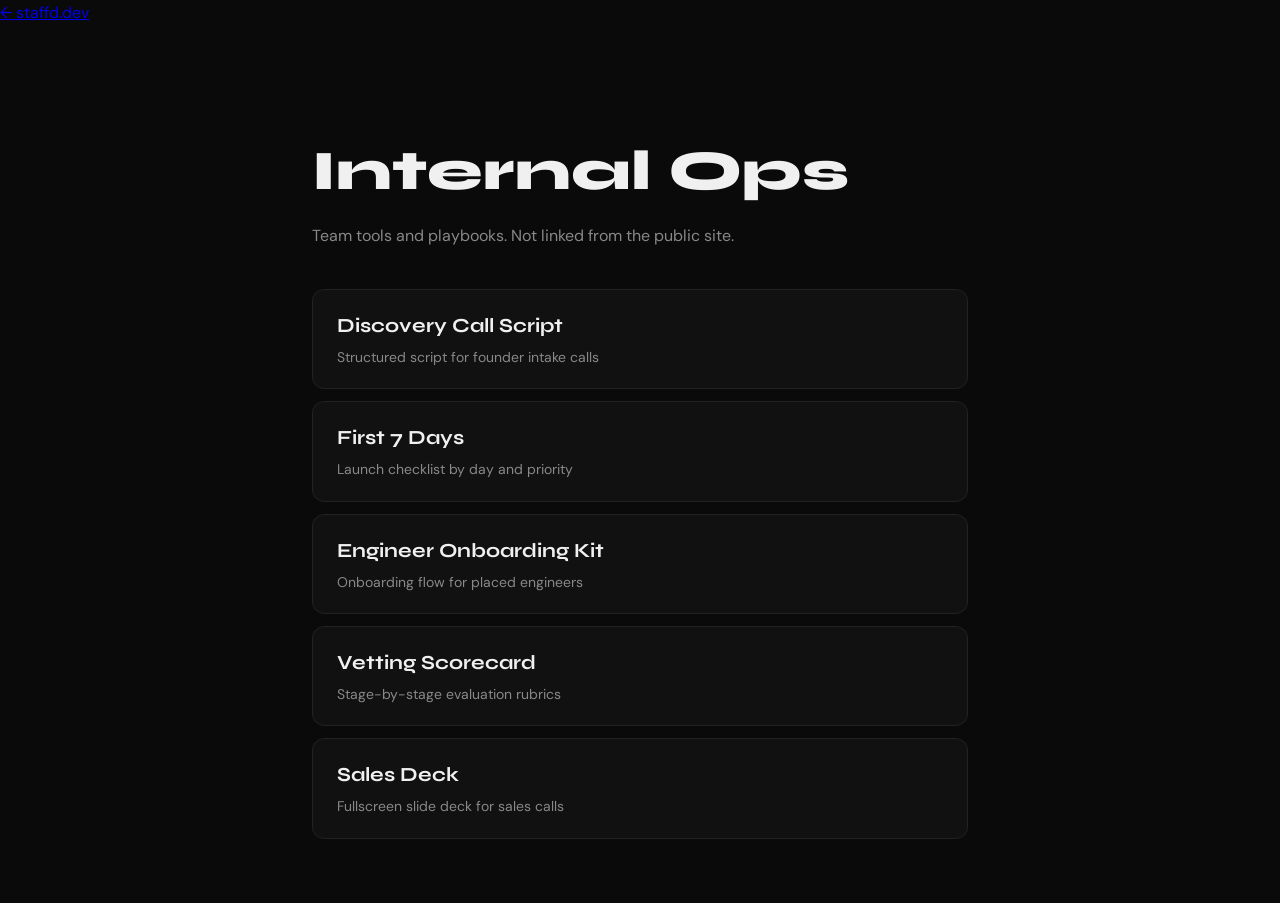
<file: ops/index.html>
<!DOCTYPE html>
<html lang="en">
<head>
<meta charset="UTF-8">
<meta name="viewport" content="width=device-width, initial-scale=1.0">
<title>Staffd.dev — Internal Ops</title>
<link rel="preconnect" href="https://fonts.googleapis.com">
<link href="https://fonts.googleapis.com/css2?family=Syne:wght@400;500;600;700;800&family=DM+Sans:ital,wght@0,300;0,400;0,500;1,300&display=swap" rel="stylesheet">
<link rel="stylesheet" href="../assets/shared.css">
<link rel="stylesheet" href="../assets/ops.css">
</head>
<body>
<a href="../index.html" class="ops-back">← staffd.dev</a>
<div class="ops-hub">
  <h1>Internal Ops</h1>
  <p>Team tools and playbooks. Not linked from the public site.</p>
  <div class="ops-cards">
    <a href="discovery.html" class="ops-card">
      <div class="ops-card-title">Discovery Call Script</div>
      <div class="ops-card-desc">Structured script for founder intake calls</div>
    </a>
    <a href="7days.html" class="ops-card">
      <div class="ops-card-title">First 7 Days</div>
      <div class="ops-card-desc">Launch checklist by day and priority</div>
    </a>
    <a href="onboarding.html" class="ops-card">
      <div class="ops-card-title">Engineer Onboarding Kit</div>
      <div class="ops-card-desc">Onboarding flow for placed engineers</div>
    </a>
    <a href="scorecard.html" class="ops-card">
      <div class="ops-card-title">Vetting Scorecard</div>
      <div class="ops-card-desc">Stage-by-stage evaluation rubrics</div>
    </a>
    <a href="sales-deck.html" class="ops-card">
      <div class="ops-card-title">Sales Deck</div>
      <div class="ops-card-desc">Fullscreen slide deck for sales calls</div>
    </a>
  </div>
</div>
</body>
</html>
</file>
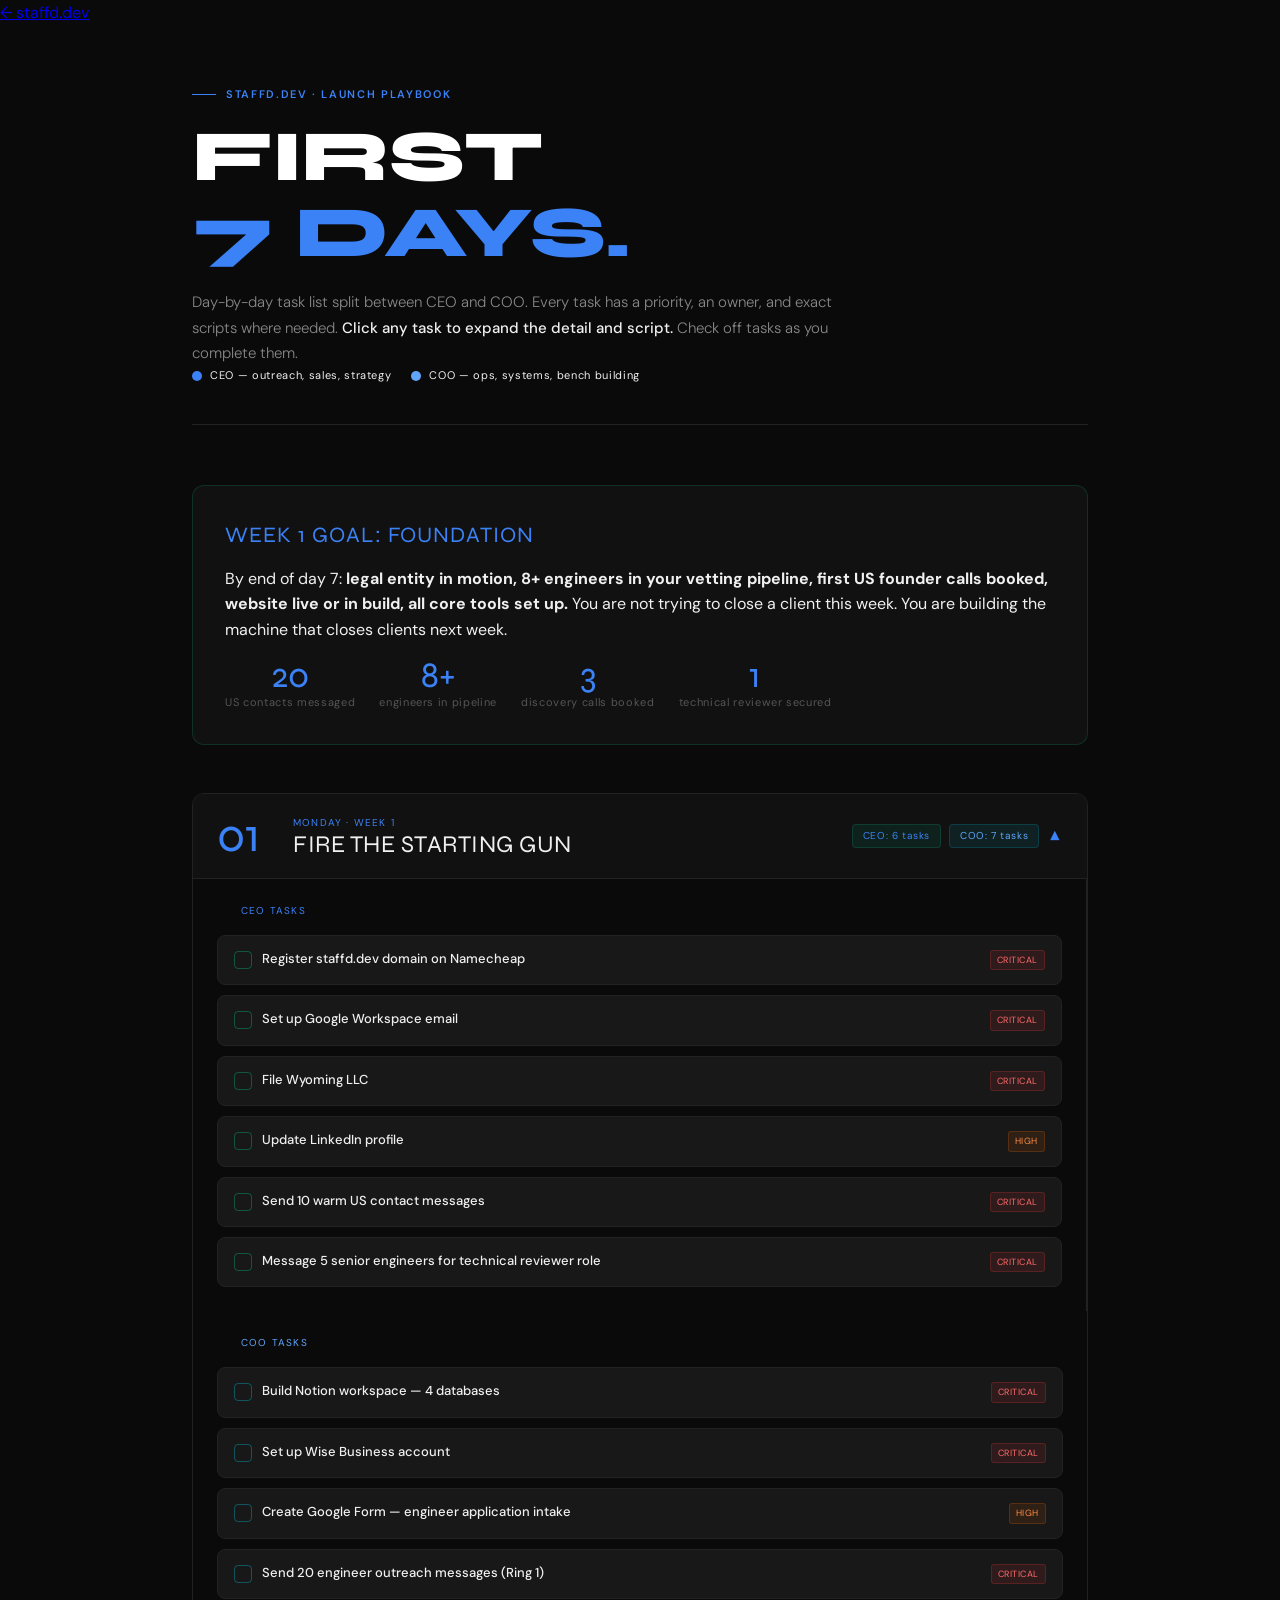
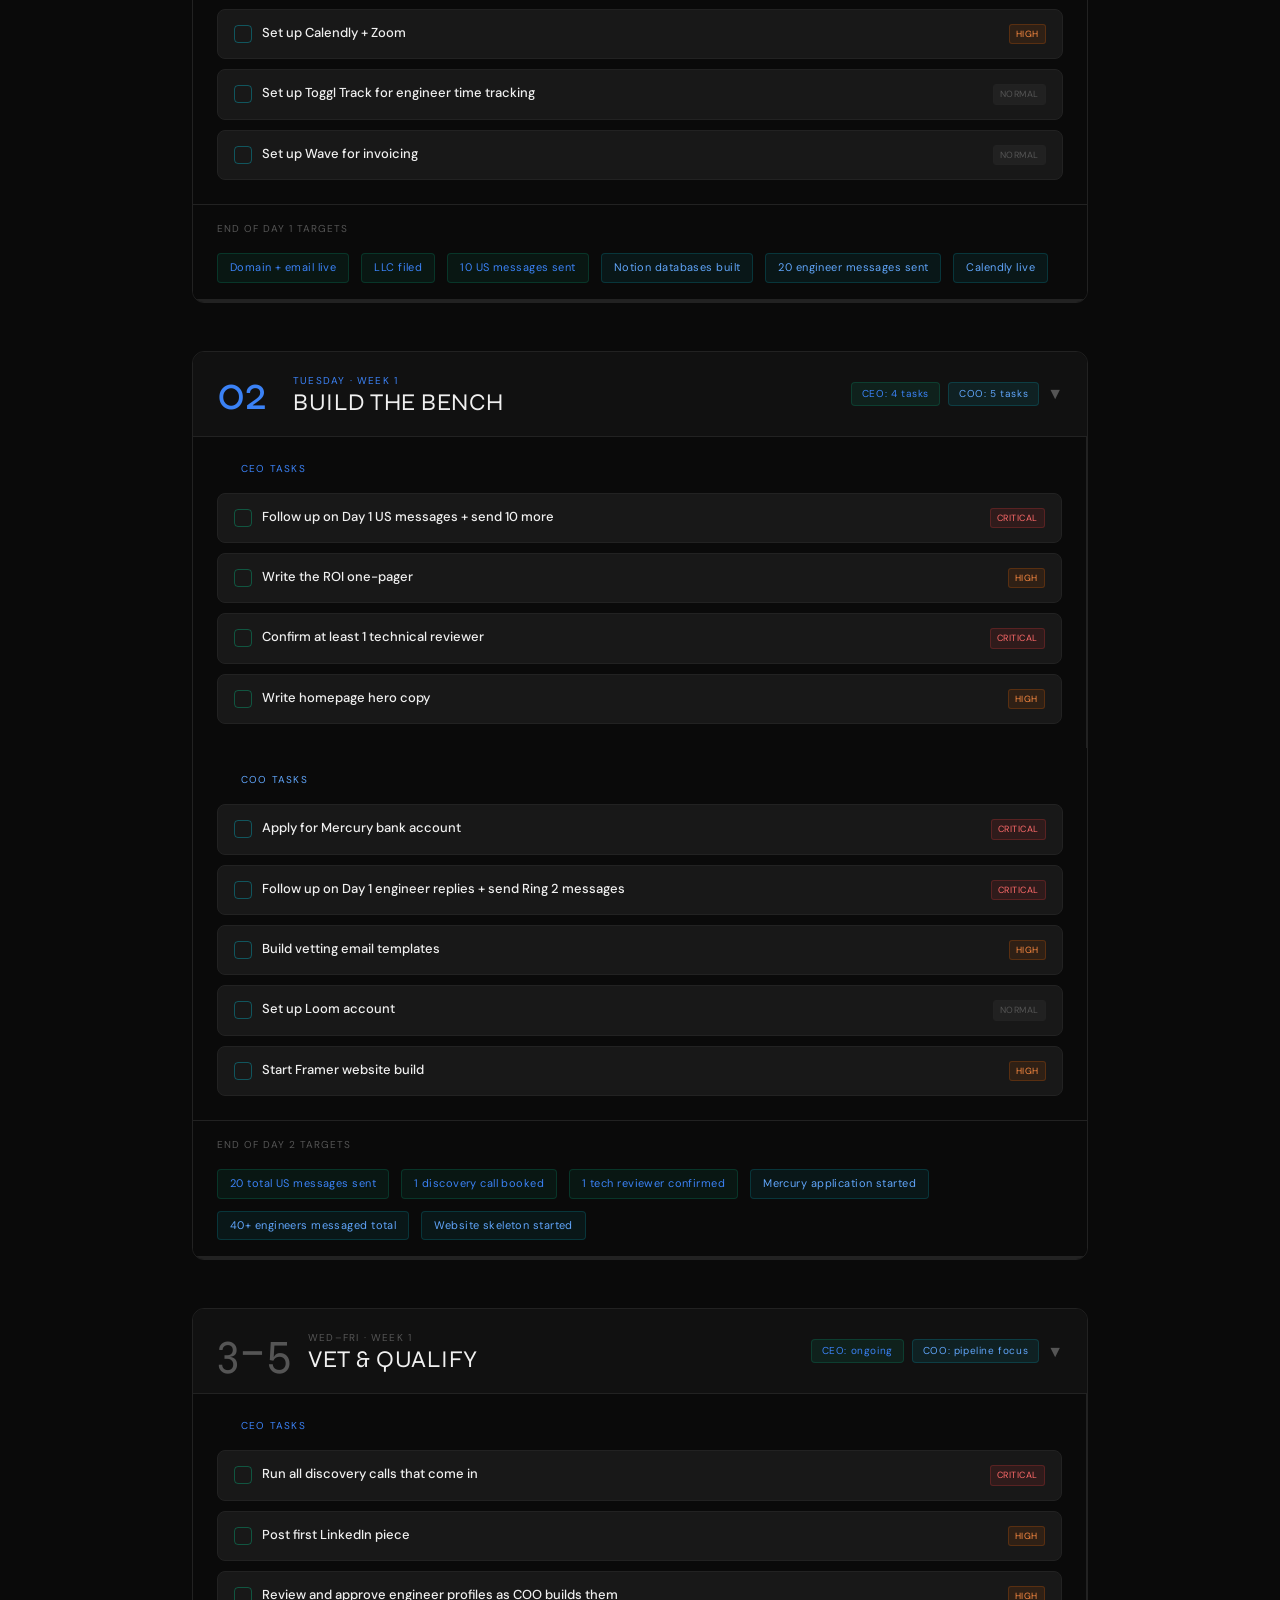
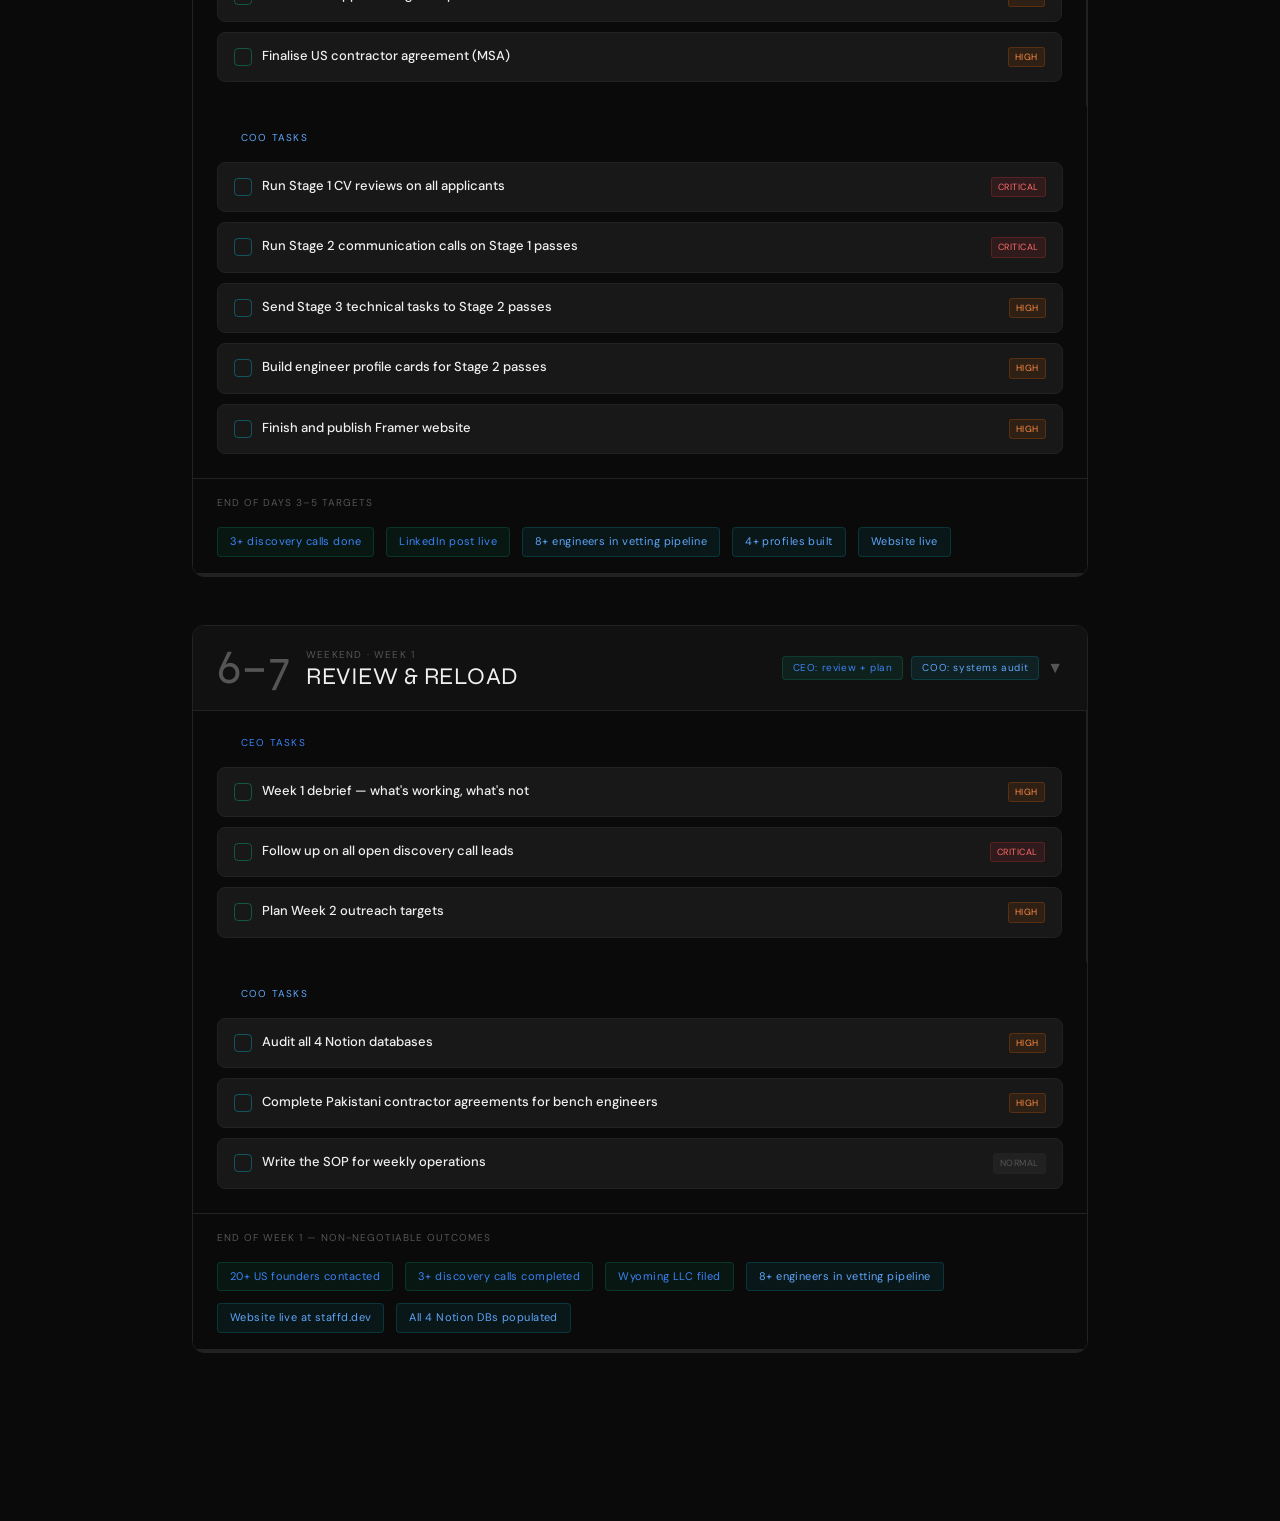
<file: ops/7days.html>
﻿<!DOCTYPE html>
<html lang="en">
<head>
<meta charset="UTF-8">
<meta name="viewport" content="width=device-width, initial-scale=1.0">
<title>Staffd.dev — First 7 Days</title>
<link rel="preconnect" href="https://fonts.googleapis.com">
<link href="https://fonts.googleapis.com/css2?family=Syne:wght@400;500;600;700;800&family=DM+Sans:ital,wght@0,300;0,400;0,500;1,300&display=swap" rel="stylesheet">
<link rel="stylesheet" href="../assets/shared.css">
<link rel="stylesheet" href="../assets/ops.css">
<link rel="stylesheet" href="../assets/ops-7days.css">
</head>
<body>
<a href="../index.html" class="ops-back">← staffd.dev</a>

<div class="page">

  <div class="pg-header">
    <div class="pg-kicker">STAFFD.DEV · LAUNCH PLAYBOOK</div>
    <h1 class="pg-h1">FIRST<br><em>7 DAYS.</em></h1>
    <p class="pg-sub">Day-by-day task list split between CEO and COO. Every task has a priority, an owner, and exact scripts where needed. <strong>Click any task to expand the detail and script.</strong> Check off tasks as you complete them.</p>
    <div class="legend">
      <div class="legend-item"><div class="legend-dot ld-ceo"></div>CEO — outreach, sales, strategy</div>
      <div class="legend-item"><div class="legend-dot ld-coo"></div>COO — ops, systems, bench building</div>
    </div>
  </div>

  <div class="week-summary">
    <div class="ws-title">WEEK 1 GOAL: FOUNDATION</div>
    <div class="ws-body">By end of day 7: <strong>legal entity in motion, 8+ engineers in your vetting pipeline, first US founder calls booked, website live or in build, all core tools set up.</strong> You are not trying to close a client this week. You are building the machine that closes clients next week.</div>
    <div class="ws-metrics">
      <div class="ws-metric"><div class="ws-metric-num">20</div><div class="ws-metric-label">US contacts messaged</div></div>
      <div class="ws-metric"><div class="ws-metric-num">8+</div><div class="ws-metric-label">engineers in pipeline</div></div>
      <div class="ws-metric"><div class="ws-metric-num">3</div><div class="ws-metric-label">discovery calls booked</div></div>
      <div class="ws-metric"><div class="ws-metric-num">1</div><div class="ws-metric-label">technical reviewer secured</div></div>
    </div>
  </div>

  <!-- DAY 1 -->
  <div class="day-block d1 open" id="day1">
    <div class="day-header" onclick="toggleDay('day1')">
      <div class="day-h-left">
        <div class="day-num">01</div>
        <div class="day-title-wrap">
          <div class="day-label">MONDAY · WEEK 1</div>
          <div class="day-title">FIRE THE STARTING GUN</div>
        </div>
      </div>
      <div class="day-h-right">
        <div class="day-badge db-ceo">CEO: 6 tasks</div>
        <div class="day-badge db-coo">COO: 7 tasks</div>
        <div class="day-chevron">▼</div>
      </div>
    </div>
    <div class="day-body">
      <div class="split-grid">
        <div class="split-col ceo-col">
          <div class="split-label ceo">CEO TASKS</div>
          <div class="task-list">
            <div class="task" onclick="toggleTask(this)">
              <div class="task-header"><div class="task-cb"></div><div class="task-title">Register staffd.dev domain on Namecheap</div><div class="task-priority tp-critical">CRITICAL</div></div>
              <div class="task-detail">Go to namecheap.com. Search staffd.dev — if taken, get staffd.co as backup. Buy both if available (~$35 total). Also buy staffd.com even if parked — prevents squatting. Set up DNS forwarding later. Do this before anything else today.</div>
            </div>
            <div class="task" onclick="toggleTask(this)">
              <div class="task-header"><div class="task-cb"></div><div class="task-title">Set up Google Workspace email</div><div class="task-priority tp-critical">CRITICAL</div></div>
              <div class="task-detail">Go to workspace.google.com. Connect your staffd.dev domain. Set up yourname@staffd.dev and ops@staffd.dev (for COO). Takes 30 mins. $6/user/month. Every outreach email you send today needs to come from this address.</div>
            </div>
            <div class="task" onclick="toggleTask(this)">
              <div class="task-header"><div class="task-cb"></div><div class="task-title">File Wyoming LLC</div><div class="task-priority tp-critical">CRITICAL</div></div>
              <div class="task-detail">Go to wyomingagents.com or incfile.com. File a Wyoming LLC. $50/year state fee. Takes 3–5 business days to process. You need this to open Mercury bank. Name it "Staffd LLC" or "Staffd Inc." — keep it clean. COO will handle the Mercury application once you have the LLC docs.</div>
            </div>
            <div class="task" onclick="toggleTask(this)">
              <div class="task-header"><div class="task-cb"></div><div class="task-title">Update LinkedIn profile</div><div class="task-priority tp-high">HIGH</div></div>
              <div class="task-detail">Update headline to: "Co-founder @ Staffd | Pre-vetted Pakistani engineers for US seed-stage startups | 7-day placement guarantee"<br>Update About section to 3 sentences: what you do, who you serve, the guarantee. Don't post anything yet — just fix the profile so when US founders look you up, they see something credible.</div>
            </div>
            <div class="task" onclick="toggleTask(this)">
              <div class="task-header"><div class="task-cb"></div><div class="task-title">Send 10 warm US contact messages</div><div class="task-priority tp-critical">CRITICAL</div></div>
              <div class="task-detail">
                Pull up your US network. You need people who are: seed/pre-A founders, CTOs, or operators at startups 5–50 people. Send this exact message today via LinkedIn DM or WhatsApp:
                <div class="script-snippet">
                  <div class="script-label">EXACT MESSAGE — DO NOT REWRITE</div>
                  "Hey [Name] — I'm building a vetted roster of remote React/Node engineers for US seed founders. Before I open it up publicly, wanted to offer you first access — or if you know anyone stuck in hiring hell right now, I'd love an intro. 15 minutes with me could save them 6 weeks of pain. Who comes to mind?"
                </div>
                Send to 10 people today. 10 more tomorrow. Personalize only the opener "Hey [Name]" — the rest stays identical.
              </div>
            </div>
            <div class="task" onclick="toggleTask(this)">
              <div class="task-header"><div class="task-cb"></div><div class="task-title">Message 5 senior engineers for technical reviewer role</div><div class="task-priority tp-critical">CRITICAL</div></div>
              <div class="task-detail">
                You need a senior React/Node engineer (5+ years) who can score vetting tasks. PKR 4,000 per review, async, 24-hour turnaround. Message 5 people from your network today:
                <div class="script-snippet">
                  <div class="script-label">EXACT MESSAGE</div>
                  "Hey [Name] — I'm launching a dev staffing company and need a part-time technical reviewer. Job is: review candidates' coding tasks using my scoring rubric. PKR 4k per review, fully async, you'd get 3–5 per week max when we're ramping. No ongoing commitment. 15 mins of your time per task. Interested?"
                </div>
                You need 2 people confirmed before you start Stage 3 vetting. Goal: at least 2 say yes this week.
              </div>
            </div>
          </div>
        </div>
        <div class="split-col coo-col">
          <div class="split-label coo">COO TASKS</div>
          <div class="task-list">
            <div class="task" onclick="toggleTask(this)">
              <div class="task-header"><div class="task-cb"></div><div class="task-title">Build Notion workspace — 4 databases</div><div class="task-priority tp-critical">CRITICAL</div></div>
              <div class="task-detail">Create 4 databases in Notion today:<br><br><strong>1. Talent DB:</strong> Name, stack, tier, vetting stage, score, rate, availability, GitHub, contract signed<br><strong>2. Client DB:</strong> Company, contact, stage, MRR, satisfaction score, next check-in<br><strong>3. Placements DB:</strong> Engineer + client relation, start date, status, rates, 30/60/90 day scores<br><strong>4. Vetting Pipeline:</strong> Candidate, stage, referral source, tech score, comms score, decision date<br><br>Use Notion's relation feature to link Talent → Placements → Clients. This is your entire operating system.</div>
            </div>
            <div class="task" onclick="toggleTask(this)">
              <div class="task-header"><div class="task-cb"></div><div class="task-title">Set up Wise Business account</div><div class="task-priority tp-critical">CRITICAL</div></div>
              <div class="task-detail">Go to wise.com/business. Apply with your Pakistani ID and business details. Wise lets you receive USD from clients and send PKR to engineers. Approve process takes 2–5 days. Start today so it's live before your first payment.</div>
            </div>
            <div class="task" onclick="toggleTask(this)">
              <div class="task-header"><div class="task-cb"></div><div class="task-title">Create Google Form — engineer application intake</div><div class="task-priority tp-high">HIGH</div></div>
              <div class="task-detail">Build a Google Form with these fields: Full name, Email, LinkedIn, GitHub URL, Years of experience, Primary stack (React/Node/Python/other), Current availability, English proficiency (self-rated 1–5), Preferred monthly rate (USD), "Why do you want to work with US startups?" (paragraph). This form goes into your Notion Vetting Pipeline DB automatically via Zapier or manually.</div>
            </div>
            <div class="task" onclick="toggleTask(this)">
              <div class="task-header"><div class="task-cb"></div><div class="task-title">Send 20 engineer outreach messages (Ring 1)</div><div class="task-priority tp-critical">CRITICAL</div></div>
              <div class="task-detail">
                Ring 1 = engineers from your direct network. People you know or have worked with. Message them on LinkedIn or WhatsApp:
                <div class="script-snippet">
                  <div class="script-label">EXACT MESSAGE — RING 1</div>
                  "Hey [Name] — I'm building a talent network that places top Pakistani React/Node devs into US seed-stage startups. Monthly retainer model, full remote, USD pay. You'd go through our vetting process (takes about a week) and then sit on our bench for matching. Pay is $X–X/month depending on your level. Interested in hearing more?"
                </div>
                Goal: 20 messages today. These are people you know — response rate should be 40–60%.
              </div>
            </div>
            <div class="task" onclick="toggleTask(this)">
              <div class="task-header"><div class="task-cb"></div><div class="task-title">Set up Calendly + Zoom</div><div class="task-priority tp-high">HIGH</div></div>
              <div class="task-detail">Create a Calendly account (free tier works). Set up two event types: "20-min Discovery Call" (for clients) and "45-min Engineer Intro Call" (for client-engineer meetings). Connect to CEO's Google Calendar. Link to Zoom. The URL will go in every outreach email.</div>
            </div>
            <div class="task" onclick="toggleTask(this)">
              <div class="task-header"><div class="task-cb"></div><div class="task-title">Set up Toggl Track for engineer time tracking</div><div class="task-priority tp-normal">NORMAL</div></div>
              <div class="task-detail">Free tool. Create workspace "Staffd." Engineers will log hours here once placed. Create project templates: one per client. This feeds the weekly output dashboard you'll send clients every Monday.</div>
            </div>
            <div class="task" onclick="toggleTask(this)">
              <div class="task-header"><div class="task-cb"></div><div class="task-title">Set up Wave for invoicing</div><div class="task-priority tp-normal">NORMAL</div></div>
              <div class="task-detail">waveapps.com — free. Create your business profile as Staffd LLC (use Wyoming LLC name once confirmed). Build a template invoice with: engineer name, role, period, monthly rate. You'll issue invoices on the 1st of each month. Practice running one dummy invoice today so you're not figuring it out with a real client.</div>
            </div>
          </div>
        </div>
      </div>
      <div class="eod">
        <div class="eod-label">END OF DAY 1 TARGETS</div>
        <div class="eod-targets">
          <div class="eod-target ceo-t">Domain + email live</div>
          <div class="eod-target ceo-t">LLC filed</div>
          <div class="eod-target ceo-t">10 US messages sent</div>
          <div class="eod-target coo-t">Notion databases built</div>
          <div class="eod-target coo-t">20 engineer messages sent</div>
          <div class="eod-target coo-t">Calendly live</div>
        </div>
      </div>
      <div class="progress-bar"><div class="progress-fill" style="width:0%"></div></div>
    </div>
  </div>

  <!-- DAY 2 -->
  <div class="day-block d2" id="day2">
    <div class="day-header" onclick="toggleDay('day2')">
      <div class="day-h-left">
        <div class="day-num">02</div>
        <div class="day-title-wrap">
          <div class="day-label">TUESDAY · WEEK 1</div>
          <div class="day-title">BUILD THE BENCH</div>
        </div>
      </div>
      <div class="day-h-right">
        <div class="day-badge db-ceo">CEO: 4 tasks</div>
        <div class="day-badge db-coo">COO: 5 tasks</div>
        <div class="day-chevron">▼</div>
      </div>
    </div>
    <div class="day-body">
      <div class="split-grid">
        <div class="split-col ceo-col">
          <div class="split-label ceo">CEO TASKS</div>
          <div class="task-list">
            <div class="task" onclick="toggleTask(this)">
              <div class="task-header"><div class="task-cb"></div><div class="task-title">Follow up on Day 1 US messages + send 10 more</div><div class="task-priority tp-critical">CRITICAL</div></div>
              <div class="task-detail">Anyone who replied to yesterday's message — respond within 2 hours. For positive replies, book a call via Calendly link immediately. Send 10 more outreach messages to new contacts today. By end of week you need 20 total sent.</div>
            </div>
            <div class="task" onclick="toggleTask(this)">
              <div class="task-header"><div class="task-cb"></div><div class="task-title">Write the ROI one-pager</div><div class="task-priority tp-high">HIGH</div></div>
              <div class="task-detail">One page, PDF format. Sections: "The problem" (cost of hiring delay in weeks and dollars), "The Staffd model" (7 days, 4-stage vetting), "The numbers" (US salary vs Staffd rate, monthly savings), "The guarantee" (14-day trial, 7-day replacement, 60-day relentless). This goes in every follow-up email after a call. Keep it under 400 words. No stock photos.</div>
            </div>
            <div class="task" onclick="toggleTask(this)">
              <div class="task-header"><div class="task-cb"></div><div class="task-title">Confirm at least 1 technical reviewer</div><div class="task-priority tp-critical">CRITICAL</div></div>
              <div class="task-detail">Follow up on yesterday's 5 messages. You need at least 1 confirmed today, 2 by end of week. If nobody has replied, message 5 more people. Do not move past Stage 1 vetting with candidates until you have a confirmed reviewer in place.</div>
            </div>
            <div class="task" onclick="toggleTask(this)">
              <div class="task-header"><div class="task-cb"></div><div class="task-title">Write homepage hero copy</div><div class="task-priority tp-high">HIGH</div></div>
              <div class="task-detail">Write the copy for the homepage in a Google Doc. COO needs this to build the site. Use the Hormozi framework: H1 = "Stop Interviewing. Start Shipping." Subheadline = "Pre-vetted Pakistani engineers, matched to your stack, deployed in 7 days. Or your money back." Three trust bullets below CTA. CEO writes copy, COO builds — never the other way around.</div>
            </div>
          </div>
        </div>
        <div class="split-col coo-col">
          <div class="split-label coo">COO TASKS</div>
          <div class="task-list">
            <div class="task" onclick="toggleTask(this)">
              <div class="task-header"><div class="task-cb"></div><div class="task-title">Apply for Mercury bank account</div><div class="task-priority tp-critical">CRITICAL</div></div>
              <div class="task-detail">mercury.com — apply using your Wyoming LLC documents (you'll get them in 3–5 days, so start the application now and upload docs when they arrive). Mercury is free, US-based, and designed for startups. This is where clients will wire money. Takes 2–3 days to approve after docs submitted.</div>
            </div>
            <div class="task" onclick="toggleTask(this)">
              <div class="task-header"><div class="task-cb"></div><div class="task-title">Follow up on Day 1 engineer replies + send Ring 2 messages</div><div class="task-priority tp-critical">CRITICAL</div></div>
              <div class="task-detail">
                Respond to all Day 1 engineer replies. For interested engineers, send the Google Form link. Ring 2 = engineers from Wellfound, LinkedIn, and referrals. Message 20 more today:
                <div class="script-snippet">
                  <div class="script-label">RING 2 MESSAGE — LINKEDIN/WELLFOUND</div>
                  "Hi [Name] — I came across your profile and your React/Node background is exactly what we're looking for. I run Staffd, a talent network connecting top Pakistani engineers with US seed-stage startups. It's a vetted bench model — you pass our process once, then we match you to clients. USD monthly retainer, fully remote. Worth a quick chat?"
                </div>
              </div>
            </div>
            <div class="task" onclick="toggleTask(this)">
              <div class="task-header"><div class="task-cb"></div><div class="task-title">Build vetting email templates</div><div class="task-priority tp-high">HIGH</div></div>
              <div class="task-detail">Write 4 email templates in Google Docs and save in Notion: (1) "Application received" auto-reply, (2) "You've passed Stage 1 — here's your comms call link", (3) "You've passed Stage 2 — here's your technical task", (4) "Congratulations — you're on the bench." These go out from ops@staffd.dev. Keep them brief, professional, and warm.</div>
            </div>
            <div class="task" onclick="toggleTask(this)">
              <div class="task-header"><div class="task-cb"></div><div class="task-title">Set up Loom account</div><div class="task-priority tp-normal">NORMAL</div></div>
              <div class="task-detail">loom.com — free tier. You'll use Loom for: engineer intro videos to clients, codebase walkthrough recordings when an engineer gets placed, weekly async updates. Record a 60-second test video today so you're comfortable with the tool before you need it with a real client.</div>
            </div>
            <div class="task" onclick="toggleTask(this)">
              <div class="task-header"><div class="task-cb"></div><div class="task-title">Start Framer website build</div><div class="task-priority tp-high">HIGH</div></div>
              <div class="task-detail">framer.com — start with a blank canvas or a minimal template. Build only the homepage today. You don't need copy from CEO yet to set up the structure. Build the skeleton: nav, hero section placeholder, 3-step section, guarantee block, Calendly embed placeholder, footer. Copy goes in tomorrow when CEO has it.</div>
            </div>
          </div>
        </div>
      </div>
      <div class="eod">
        <div class="eod-label">END OF DAY 2 TARGETS</div>
        <div class="eod-targets">
          <div class="eod-target ceo-t">20 total US messages sent</div>
          <div class="eod-target ceo-t">1 discovery call booked</div>
          <div class="eod-target ceo-t">1 tech reviewer confirmed</div>
          <div class="eod-target coo-t">Mercury application started</div>
          <div class="eod-target coo-t">40+ engineers messaged total</div>
          <div class="eod-target coo-t">Website skeleton started</div>
        </div>
      </div>
      <div class="progress-bar"><div class="progress-fill" style="width:0%"></div></div>
    </div>
  </div>

  <!-- DAYS 3-5 COMBINED -->
  <div class="day-block" id="day35">
    <div class="day-header" onclick="toggleDay('day35')">
      <div class="day-h-left">
        <div class="day-num">3–5</div>
        <div class="day-title-wrap">
          <div class="day-label">WED–FRI · WEEK 1</div>
          <div class="day-title">VET & QUALIFY</div>
        </div>
      </div>
      <div class="day-h-right">
        <div class="day-badge db-ceo">CEO: ongoing</div>
        <div class="day-badge db-coo">COO: pipeline focus</div>
        <div class="day-chevron">▼</div>
      </div>
    </div>
    <div class="day-body">
      <div class="split-grid">
        <div class="split-col ceo-col">
          <div class="split-label ceo">CEO TASKS</div>
          <div class="task-list">
            <div class="task" onclick="toggleTask(this)">
              <div class="task-header"><div class="task-cb"></div><div class="task-title">Run all discovery calls that come in</div><div class="task-priority tp-critical">CRITICAL</div></div>
              <div class="task-detail">Follow the discovery call script exactly. Goal is 3–5 calls this week. After each call: send the ROI one-pager within 2 hours, log the call outcome in Notion Client DB (Qualified / Not ready / Follow-up date), and send a personalised 2-line follow-up: "Great talking — based on what you told me about [their specific pain], I think [Engineer Name] from our bench could be exactly right. I'll send profiles tomorrow."</div>
            </div>
            <div class="task" onclick="toggleTask(this)">
              <div class="task-header"><div class="task-cb"></div><div class="task-title">Post first LinkedIn piece</div><div class="task-priority tp-high">HIGH</div></div>
              <div class="task-detail">
                Write and post this LinkedIn post on Day 3:
                <div class="script-snippet">
                  <div class="script-label">LINKEDIN POST — DAY 3</div>
                  "I spent 3 months watching seed founders burn runway trying to hire engineers they couldn't afford.<br><br>$150k+ salary. 6-8 week process. $20k recruiter fee. And still no guarantee the person can actually build.<br><br>So I built the alternative.<br><br>Pre-vetted React and Node.js engineers. Placed in 7 days. 14-day free trial. 60-day money-back guarantee.<br><br>Pakistan produces world-class engineers. The only thing missing was a process rigorous enough to prove it.<br><br>That's Staffd. If you're a seed founder in hiring hell right now — DM me. I'll tell you if we have someone right for your stack this week."
                </div>
                Do not edit this. Post it exactly. Resist the urge to make it "more professional."
              </div>
            </div>
            <div class="task" onclick="toggleTask(this)">
              <div class="task-header"><div class="task-cb"></div><div class="task-title">Review and approve engineer profiles as COO builds them</div><div class="task-priority tp-high">HIGH</div></div>
              <div class="task-detail">COO will send you draft engineer profile cards. Your job: check the English, check the GitHub links actually work, confirm the stack level matches what they claimed. Approve or return with notes. You need 4–5 approved profiles before you can show a client a bench.</div>
            </div>
            <div class="task" onclick="toggleTask(this)">
              <div class="task-header"><div class="task-cb"></div><div class="task-title">Finalise US contractor agreement (MSA)</div><div class="task-priority tp-high">HIGH</div></div>
              <div class="task-detail">Go to clerky.com or use a template from Docracy. You need: Master Services Agreement (what you provide, payment terms, IP ownership), Statement of Work template (per-engineer engagement), NDA. These don't need to be bespoke — template versions work for your first 3 clients. Have them ready before your first discovery call converts.</div>
            </div>
          </div>
        </div>
        <div class="split-col coo-col">
          <div class="split-label coo">COO TASKS</div>
          <div class="task-list">
            <div class="task" onclick="toggleTask(this)">
              <div class="task-header"><div class="task-cb"></div><div class="task-title">Run Stage 1 CV reviews on all applicants</div><div class="task-priority tp-critical">CRITICAL</div></div>
              <div class="task-detail">For every engineer who submits the Google Form: check their GitHub (look for real repos with commits, not forks of tutorials), check their LinkedIn timeline for gaps, check their live projects. Pass or fail. Log result in Notion Vetting Pipeline DB. Target: review all within 24 hours of submission. You're looking for real shipped code — if you can't find it in 5 minutes of looking, they fail.</div>
            </div>
            <div class="task" onclick="toggleTask(this)">
              <div class="task-header"><div class="task-cb"></div><div class="task-title">Run Stage 2 communication calls on Stage 1 passes</div><div class="task-priority tp-critical">CRITICAL</div></div>
              <div class="task-detail">
                Book 45-min calls using your Calendly link. Run the communication assessment — this is scripted, you don't need technical knowledge:
                <div class="script-snippet">
                  <div class="script-label">COMMS ASSESSMENT SCRIPT (COO RUNS THIS)</div>
                  "Tell me about the last project you shipped. What was your role?... Why did you make that technical decision?... Tell me about a time a client or manager wanted something you disagreed with — what did you do?... If your client sends you a Slack message at 9am EST saying the payments feature is broken, walk me through your next 30 minutes..."
                </div>
                Score: English clarity (1–5), Async writing test (send them a scenario via email, score their written reply), Confidence under pressure (1–5). Minimum pass: 4/5 average.
              </div>
            </div>
            <div class="task" onclick="toggleTask(this)">
              <div class="task-header"><div class="task-cb"></div><div class="task-title">Send Stage 3 technical tasks to Stage 2 passes</div><div class="task-priority tp-high">HIGH</div></div>
              <div class="task-detail">Forward to your technical reviewer. The task: one real-world React/Node problem (e.g. "debug this broken component and explain your fix," "build a simple REST endpoint with auth middleware"). Give engineers 48 hours. Reviewer returns scores within 24 hours. You coordinate logistics — reviewer never speaks to the engineer.</div>
            </div>
            <div class="task" onclick="toggleTask(this)">
              <div class="task-header"><div class="task-cb"></div><div class="task-title">Build engineer profile cards for Stage 2 passes</div><div class="task-priority tp-high">HIGH</div></div>
              <div class="task-detail">For every engineer who passes Stage 2 (before Stage 3 result): build their profile card. Format: professional photo, name, stack + years, English level (Fluent / Professional / Conversational), EST offset, 3-line bio in your own words, GitHub link, "Available from" date, monthly rate. This is what clients see. CEO reviews all cards before they go to clients.</div>
            </div>
            <div class="task" onclick="toggleTask(this)">
              <div class="task-header"><div class="task-cb"></div><div class="task-title">Finish and publish Framer website</div><div class="task-priority tp-high">HIGH</div></div>
              <div class="task-detail">By end of Day 5: homepage live at staffd.dev. Minimum viable content: hero with H1 + CTA, 3-step how it works, guarantee block, Calendly embed. Don't wait for perfect. A live page with good copy beats a draft page with perfect design every time. You can iterate next week.</div>
            </div>
          </div>
        </div>
      </div>
      <div class="eod">
        <div class="eod-label">END OF DAYS 3–5 TARGETS</div>
        <div class="eod-targets">
          <div class="eod-target ceo-t">3+ discovery calls done</div>
          <div class="eod-target ceo-t">LinkedIn post live</div>
          <div class="eod-target coo-t">8+ engineers in vetting pipeline</div>
          <div class="eod-target coo-t">4+ profiles built</div>
          <div class="eod-target coo-t">Website live</div>
        </div>
      </div>
      <div class="progress-bar"><div class="progress-fill" style="width:0%"></div></div>
    </div>
  </div>

  <!-- DAY 6-7 -->
  <div class="day-block" id="day67">
    <div class="day-header" onclick="toggleDay('day67')">
      <div class="day-h-left">
        <div class="day-num">6–7</div>
        <div class="day-title-wrap">
          <div class="day-label">WEEKEND · WEEK 1</div>
          <div class="day-title">REVIEW & RELOAD</div>
        </div>
      </div>
      <div class="day-h-right">
        <div class="day-badge db-ceo">CEO: review + plan</div>
        <div class="day-badge db-coo">COO: systems audit</div>
        <div class="day-chevron">▼</div>
      </div>
    </div>
    <div class="day-body">
      <div class="split-grid">
        <div class="split-col ceo-col">
          <div class="split-label ceo">CEO TASKS</div>
          <div class="task-list">
            <div class="task" onclick="toggleTask(this)">
              <div class="task-header"><div class="task-cb"></div><div class="task-title">Week 1 debrief — what's working, what's not</div><div class="task-priority tp-high">HIGH</div></div>
              <div class="task-detail">Spend 60 minutes with COO reviewing: How many US contacts replied? What objections came up? How many engineers are in the pipeline? What's the biggest bottleneck? Write down 3 things to do differently in Week 2. Log this in Notion.</div>
            </div>
            <div class="task" onclick="toggleTask(this)">
              <div class="task-header"><div class="task-cb"></div><div class="task-title">Follow up on all open discovery call leads</div><div class="task-priority tp-critical">CRITICAL</div></div>
              <div class="task-detail">
                Anyone who took a call but hasn't committed — send this follow-up:
                <div class="script-snippet">
                  <div class="script-label">FOLLOW-UP EMAIL — POST CALL</div>
                  Subject: React engineer for [Company] — available this week<br><br>"Hey [Name] — great talking. Based on what you described about [their specific pain], I pulled [Engineer Name] from our bench — [2 lines on their background and why they match]. Profile attached. Would a 45-min intro call work this week? Here's my Calendly: [link]"
                </div>
              </div>
            </div>
            <div class="task" onclick="toggleTask(this)">
              <div class="task-header"><div class="task-cb"></div><div class="task-title">Plan Week 2 outreach targets</div><div class="task-priority tp-high">HIGH</div></div>
              <div class="task-detail">Identify 30 more US founders to contact in Week 2. Sources: Wellfound seed stage filter, YC company directory (ycombinator.com/companies → filter "Hiring"), LinkedIn "seed stage CTO" search, your existing warm network second-degree connections. Log all 30 in Notion Client DB with status "To contact."</div>
            </div>
          </div>
        </div>
        <div class="split-col coo-col">
          <div class="split-label coo">COO TASKS</div>
          <div class="task-list">
            <div class="task" onclick="toggleTask(this)">
              <div class="task-header"><div class="task-cb"></div><div class="task-title">Audit all 4 Notion databases</div><div class="task-priority tp-high">HIGH</div></div>
              <div class="task-detail">Every engineer who submitted an application should be in the Vetting Pipeline DB with a current stage and status. Every US contact CEO reached out to should be in the Client DB. Run through both databases and fill in any gaps. The databases are only useful if they're complete.</div>
            </div>
            <div class="task" onclick="toggleTask(this)">
              <div class="task-header"><div class="task-cb"></div><div class="task-title">Complete Pakistani contractor agreements for bench engineers</div><div class="task-priority tp-high">HIGH</div></div>
              <div class="task-detail">Any engineer who has passed Stage 3 or 4 this week needs a signed Pakistani contractor agreement before they go on the bench. Template should include: IP assignment (all code written for clients belongs to the client), confidentiality clause, non-solicitation (can't go direct to clients), payment terms. Get this to a local lawyer for PKR 15,000 or use a reputable template.</div>
            </div>
            <div class="task" onclick="toggleTask(this)">
              <div class="task-header"><div class="task-cb"></div><div class="task-title">Write the SOP for weekly operations</div><div class="task-priority tp-normal">NORMAL</div></div>
              <div class="task-detail">In Notion, write the Standard Operating Procedure for the recurring weekly tasks: Monday (send output dashboards), Wednesday (pulse check with all active engineers), Friday (sprint review check-in with clients). Even if you have no placed engineers yet — write it now so it exists when you do. You should be able to hand this SOP to someone else and they could run it.</div>
            </div>
          </div>
        </div>
      </div>
      <div class="eod">
        <div class="eod-label">END OF WEEK 1 — NON-NEGOTIABLE OUTCOMES</div>
        <div class="eod-targets">
          <div class="eod-target ceo-t">20+ US founders contacted</div>
          <div class="eod-target ceo-t">3+ discovery calls completed</div>
          <div class="eod-target ceo-t">Wyoming LLC filed</div>
          <div class="eod-target coo-t">8+ engineers in vetting pipeline</div>
          <div class="eod-target coo-t">Website live at staffd.dev</div>
          <div class="eod-target coo-t">All 4 Notion DBs populated</div>
        </div>
      </div>
      <div class="progress-bar"><div class="progress-fill" style="width:0%"></div></div>
    </div>
  </div>

</div>

<script>
function toggleDay(id){
  const block=document.getElementById(id);
  block.classList.toggle('open');
}
function toggleTask(el){
  el.classList.toggle('expanded');
}
// open day1 by default — already done in HTML
</script>
</body>
</html>
</file>
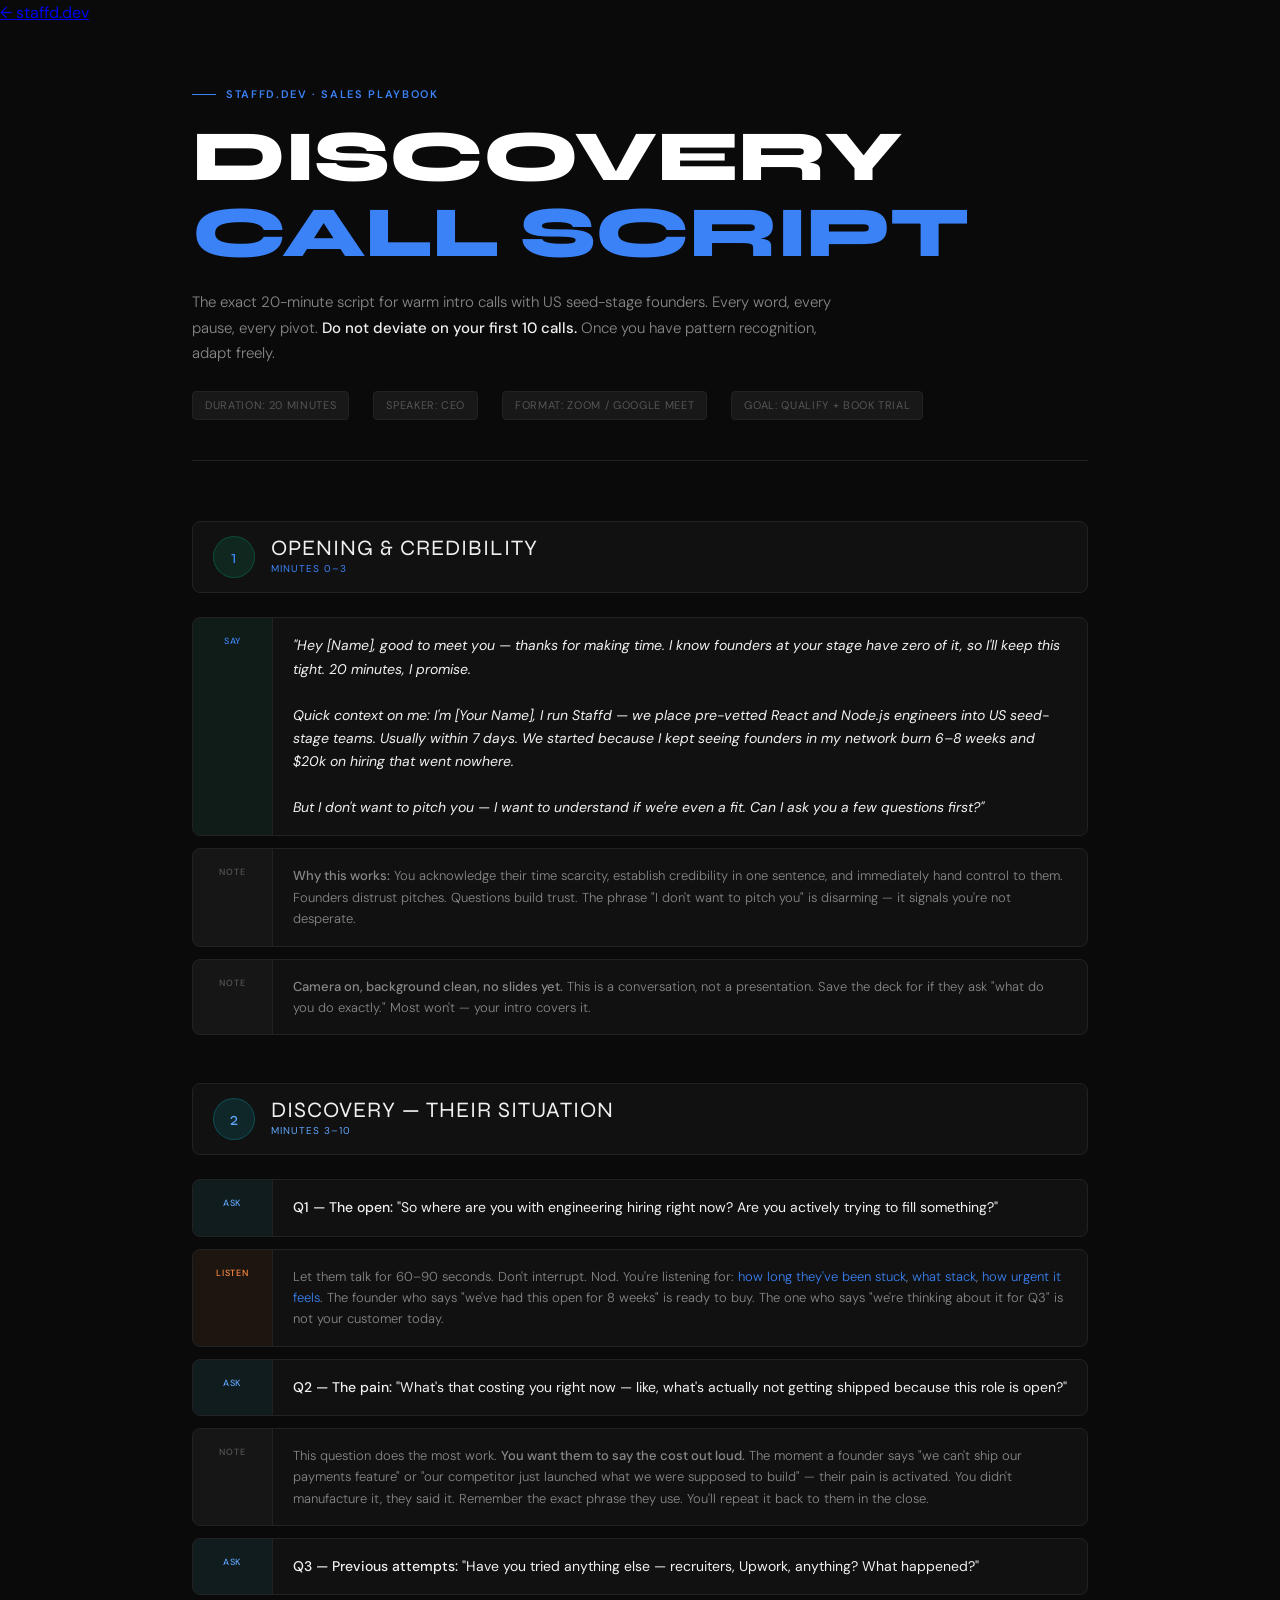
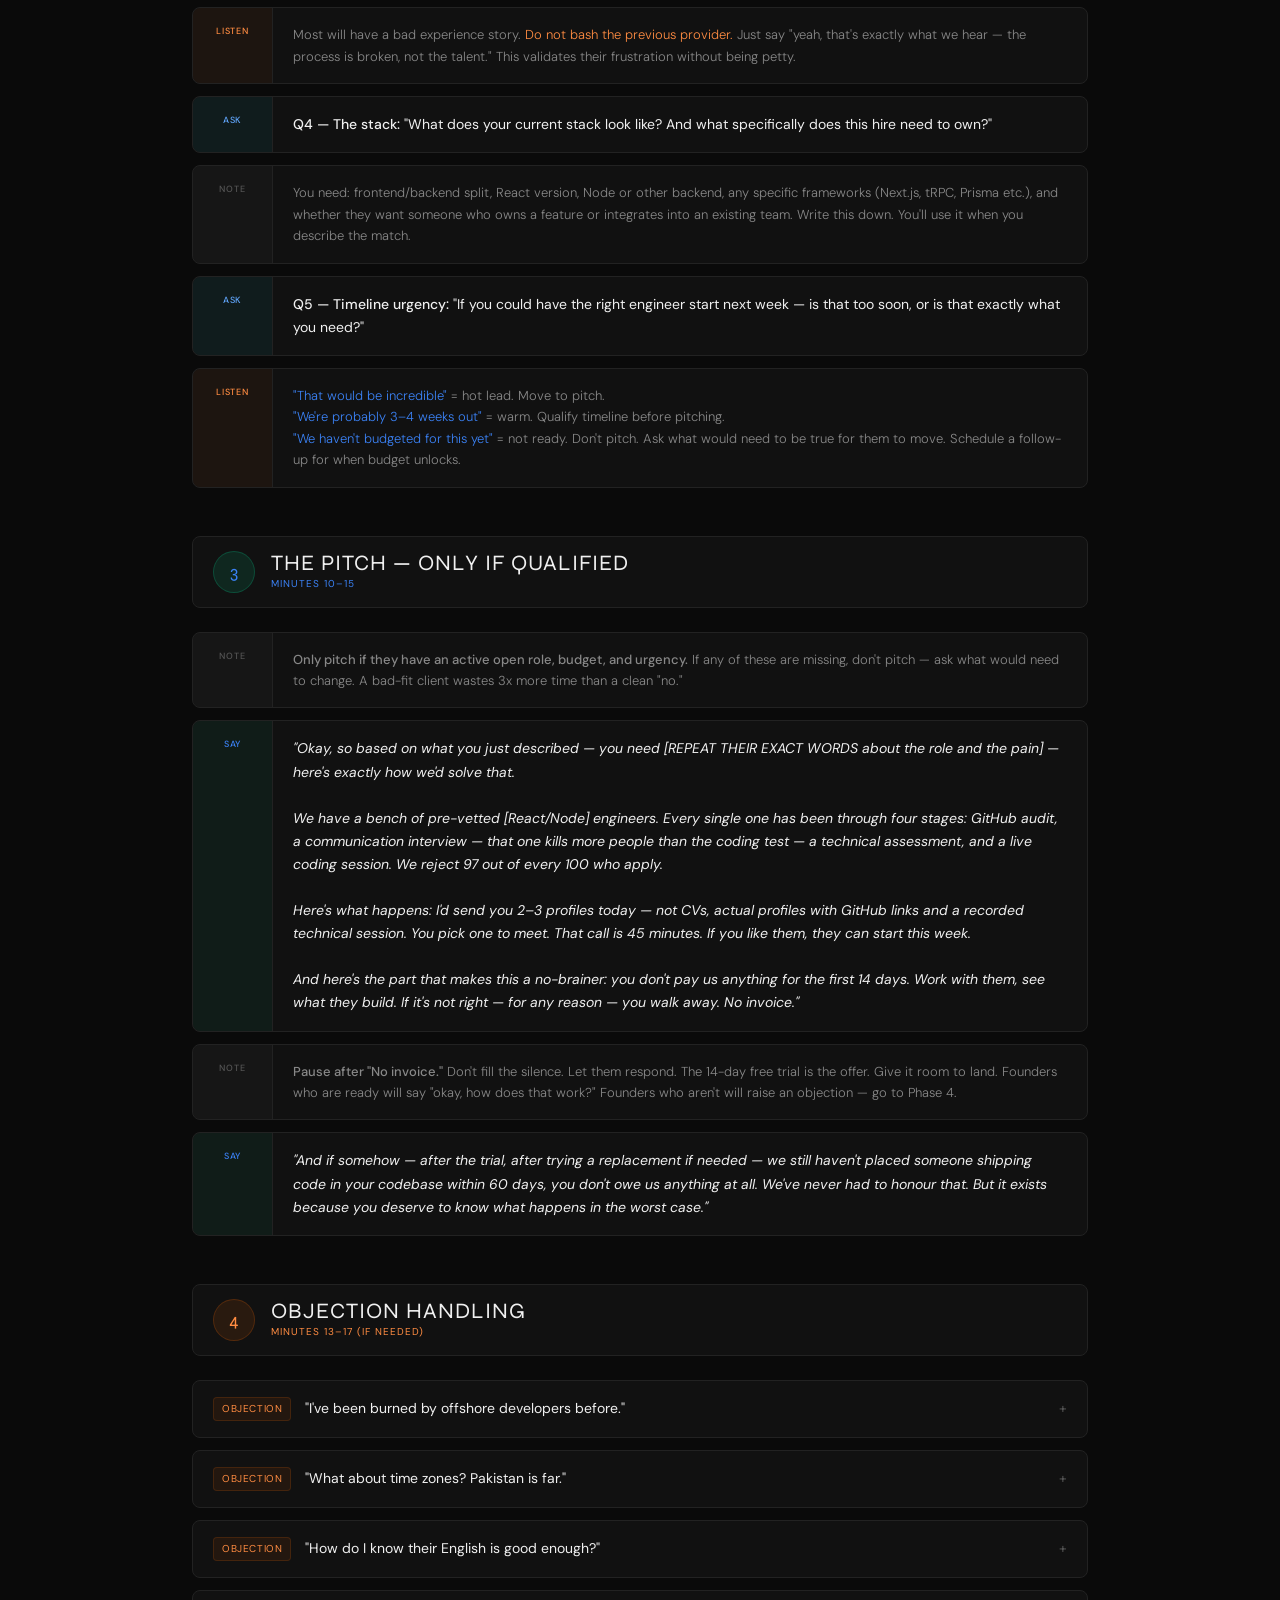
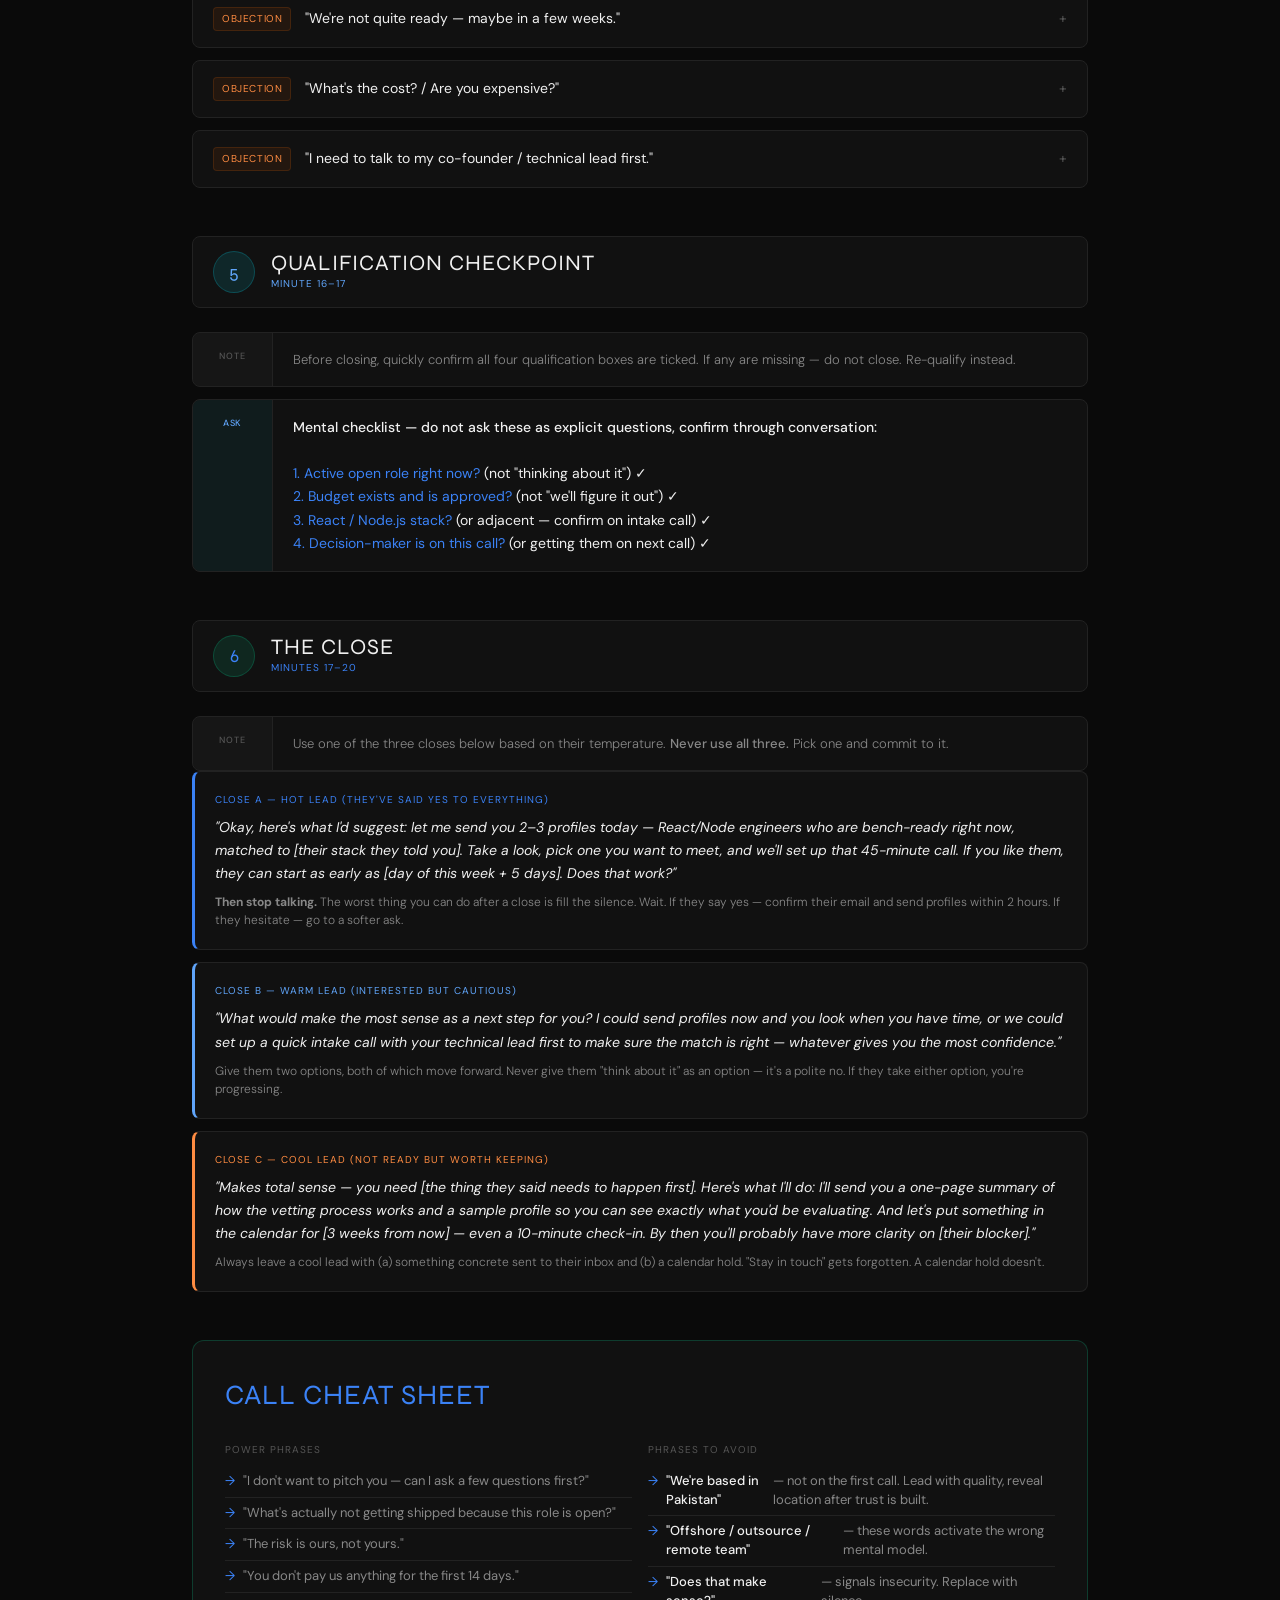
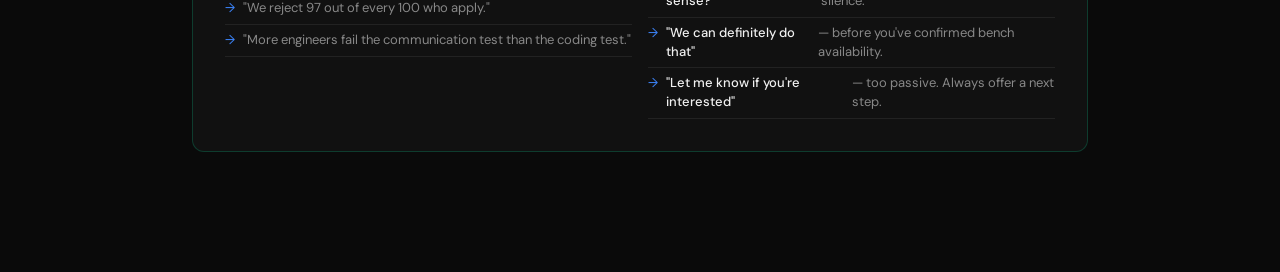
<file: ops/discovery.html>
﻿<!DOCTYPE html>
<html lang="en">
<head>
<meta charset="UTF-8">
<meta name="viewport" content="width=device-width, initial-scale=1.0">
<title>Staffd.dev — Discovery Call Script</title>
<link rel="preconnect" href="https://fonts.googleapis.com">
<link href="https://fonts.googleapis.com/css2?family=Syne:wght@400;500;600;700;800&family=DM+Sans:ital,wght@0,300;0,400;0,500;1,300&display=swap" rel="stylesheet">
<link rel="stylesheet" href="../assets/shared.css">
<link rel="stylesheet" href="../assets/ops.css">
<link rel="stylesheet" href="../assets/ops-discovery.css">
</head>
<body>
<a href="../index.html" class="ops-back">← staffd.dev</a>

<div class="page">

  <div class="pg-header">
    <div class="pg-kicker">STAFFD.DEV · SALES PLAYBOOK</div>
    <h1 class="pg-h1">DISCOVERY<br><em>CALL SCRIPT</em></h1>
    <p class="pg-sub">The exact 20-minute script for warm intro calls with US seed-stage founders. Every word, every pause, every pivot. <strong>Do not deviate on your first 10 calls.</strong> Once you have pattern recognition, adapt freely.</p>
    <div class="meta-row">
      <div class="meta-pill">DURATION: 20 MINUTES</div>
      <div class="meta-pill">SPEAKER: CEO</div>
      <div class="meta-pill">FORMAT: ZOOM / GOOGLE MEET</div>
      <div class="meta-pill">GOAL: QUALIFY + BOOK TRIAL</div>
    </div>
  </div>

  <!-- PHASE 1: OPENING -->
  <div class="phase ph-1">
    <div class="phase-header">
      <div class="phase-num">1</div>
      <div class="phase-meta">
        <div class="phase-title">OPENING & CREDIBILITY</div>
        <div class="phase-time">MINUTES 0–3</div>
      </div>
    </div>
    <div class="script-block">
      <div class="line">
        <div class="line-type lt-say">SAY</div>
        <div class="line-content say">"Hey [Name], good to meet you — thanks for making time. I know founders at your stage have zero of it, so I'll keep this tight. 20 minutes, I promise.<br><br>Quick context on me: I'm [Your Name], I run Staffd — we place pre-vetted React and Node.js engineers into US seed-stage teams. Usually within 7 days. We started because I kept seeing founders in my network burn 6–8 weeks and $20k on hiring that went nowhere.<br><br>But I don't want to pitch you — I want to understand if we're even a fit. Can I ask you a few questions first?"</div>
      </div>
      <div class="line">
        <div class="line-type lt-note">NOTE</div>
        <div class="line-content note"><strong>Why this works:</strong> You acknowledge their time scarcity, establish credibility in one sentence, and immediately hand control to them. Founders distrust pitches. Questions build trust. The phrase "I don't want to pitch you" is disarming — it signals you're not desperate.</div>
      </div>
      <div class="line">
        <div class="line-type lt-note">NOTE</div>
        <div class="line-content note"><strong>Camera on, background clean, no slides yet.</strong> This is a conversation, not a presentation. Save the deck for if they ask "what do you do exactly." Most won't — your intro covers it.</div>
      </div>
    </div>
  </div>

  <!-- PHASE 2: DISCOVERY QUESTIONS -->
  <div class="phase ph-2">
    <div class="phase-header">
      <div class="phase-num">2</div>
      <div class="phase-meta">
        <div class="phase-title">DISCOVERY — THEIR SITUATION</div>
        <div class="phase-time">MINUTES 3–10</div>
      </div>
    </div>
    <div class="script-block">
      <div class="line">
        <div class="line-type lt-ask">ASK</div>
        <div class="line-content ask"><strong>Q1 — The open:</strong> "So where are you with engineering hiring right now? Are you actively trying to fill something?"</div>
      </div>
      <div class="line">
        <div class="line-type lt-listen">LISTEN</div>
        <div class="line-content listen">Let them talk for 60–90 seconds. Don't interrupt. Nod. You're listening for: <em>how long they've been stuck</em>, <em>what stack</em>, <em>how urgent it feels</em>. The founder who says "we've had this open for 8 weeks" is ready to buy. The one who says "we're thinking about it for Q3" is not your customer today.</div>
      </div>
      <div class="line">
        <div class="line-type lt-ask">ASK</div>
        <div class="line-content ask"><strong>Q2 — The pain:</strong> "What's that costing you right now — like, what's actually not getting shipped because this role is open?"</div>
      </div>
      <div class="line">
        <div class="line-type lt-note">NOTE</div>
        <div class="line-content note">This question does the most work. <strong>You want them to say the cost out loud.</strong> The moment a founder says "we can't ship our payments feature" or "our competitor just launched what we were supposed to build" — their pain is activated. You didn't manufacture it, they said it. Remember the exact phrase they use. You'll repeat it back to them in the close.</div>
      </div>
      <div class="line">
        <div class="line-type lt-ask">ASK</div>
        <div class="line-content ask"><strong>Q3 — Previous attempts:</strong> "Have you tried anything else — recruiters, Upwork, anything? What happened?"</div>
      </div>
      <div class="line">
        <div class="line-type lt-listen">LISTEN</div>
        <div class="line-content listen">Most will have a bad experience story. <span class="orange">Do not bash the previous provider.</span> Just say "yeah, that's exactly what we hear — the process is broken, not the talent." This validates their frustration without being petty.</div>
      </div>
      <div class="line">
        <div class="line-type lt-ask">ASK</div>
        <div class="line-content ask"><strong>Q4 — The stack:</strong> "What does your current stack look like? And what specifically does this hire need to own?"</div>
      </div>
      <div class="line">
        <div class="line-type lt-note">NOTE</div>
        <div class="line-content note">You need: frontend/backend split, React version, Node or other backend, any specific frameworks (Next.js, tRPC, Prisma etc.), and whether they want someone who owns a feature or integrates into an existing team. Write this down. You'll use it when you describe the match.</div>
      </div>
      <div class="line">
        <div class="line-type lt-ask">ASK</div>
        <div class="line-content ask"><strong>Q5 — Timeline urgency:</strong> "If you could have the right engineer start next week — is that too soon, or is that exactly what you need?"</div>
      </div>
      <div class="line">
        <div class="line-type lt-listen">LISTEN</div>
        <div class="line-content listen"><em>"That would be incredible"</em> = hot lead. Move to pitch.<br><em>"We're probably 3–4 weeks out"</em> = warm. Qualify timeline before pitching.<br><em>"We haven't budgeted for this yet"</em> = not ready. Don't pitch. Ask what would need to be true for them to move. Schedule a follow-up for when budget unlocks.</div>
      </div>
    </div>
  </div>

  <!-- PHASE 3: THE PITCH -->
  <div class="phase ph-3">
    <div class="phase-header">
      <div class="phase-num">3</div>
      <div class="phase-meta">
        <div class="phase-title">THE PITCH — ONLY IF QUALIFIED</div>
        <div class="phase-time">MINUTES 10–15</div>
      </div>
    </div>
    <div class="script-block">
      <div class="line">
        <div class="line-type lt-note">NOTE</div>
        <div class="line-content note"><strong>Only pitch if they have an active open role, budget, and urgency.</strong> If any of these are missing, don't pitch — ask what would need to change. A bad-fit client wastes 3x more time than a clean "no."</div>
      </div>
      <div class="line">
        <div class="line-type lt-say">SAY</div>
        <div class="line-content say">"Okay, so based on what you just described — you need [REPEAT THEIR EXACT WORDS about the role and the pain] — here's exactly how we'd solve that.<br><br>We have a bench of pre-vetted [React/Node] engineers. Every single one has been through four stages: GitHub audit, a communication interview — that one kills more people than the coding test — a technical assessment, and a live coding session. We reject 97 out of every 100 who apply.<br><br>Here's what happens: I'd send you 2–3 profiles today — not CVs, actual profiles with GitHub links and a recorded technical session. You pick one to meet. That call is 45 minutes. If you like them, they can start this week.<br><br>And here's the part that makes this a no-brainer: you don't pay us anything for the first 14 days. Work with them, see what they build. If it's not right — for any reason — you walk away. No invoice."</div>
      </div>
      <div class="line">
        <div class="line-type lt-note">NOTE</div>
        <div class="line-content note"><strong>Pause after "No invoice."</strong> Don't fill the silence. Let them respond. The 14-day free trial is the offer. Give it room to land. Founders who are ready will say "okay, how does that work?" Founders who aren't will raise an objection — go to Phase 4.</div>
      </div>
      <div class="line">
        <div class="line-type lt-say">SAY</div>
        <div class="line-content say">"And if somehow — after the trial, after trying a replacement if needed — we still haven't placed someone shipping code in your codebase within 60 days, you don't owe us anything at all. We've never had to honour that. But it exists because you deserve to know what happens in the worst case."</div>
      </div>
    </div>
  </div>

  <!-- PHASE 4: OBJECTIONS -->
  <div class="phase ph-4">
    <div class="phase-header">
      <div class="phase-num">4</div>
      <div class="phase-meta">
        <div class="phase-title">OBJECTION HANDLING</div>
        <div class="phase-time">MINUTES 13–17 (IF NEEDED)</div>
      </div>
    </div>

    <div class="obj-block" onclick="toggleObj(this)">
      <div class="obj-trigger">
        <div class="obj-icon">OBJECTION</div>
        <div class="obj-q">"I've been burned by offshore developers before."</div>
        <div class="obj-arrow">+</div>
      </div>
      <div class="obj-answer"><div class="obj-answer-inner">
        <div class="obj-response">"I'd be surprised if you hadn't — it's the most common thing we hear. And usually the problem isn't the talent, it's the process. You get dumped with a pile of profiles, you do all the screening yourself, and you're hoping whoever you pick can actually communicate in an async environment with a US team. That's a broken process.<br><br>We flip it. We vet before you see them. The communication interview alone eliminates more people than the technical test. And if it's still not right after you've started — we replace them. For free. No questions. The risk is ours."</div>
        <div class="obj-note">Then: "Would it help to see what the profile pack looks like? I can show you a sample right now."</div>
      </div></div>
    </div>

    <div class="obj-block" onclick="toggleObj(this)">
      <div class="obj-trigger">
        <div class="obj-icon">OBJECTION</div>
        <div class="obj-q">"What about time zones? Pakistan is far."</div>
        <div class="obj-arrow">+</div>
      </div>
      <div class="obj-answer"><div class="obj-answer-inner">
        <div class="obj-response">"Totally fair question. Pakistan is UTC+5, so there's a gap — but we build in 4 to 6 hours of overlap with US East Coast hours as a standard requirement. And honestly, most seed-stage teams I work with are already async-first by necessity — your engineers aren't all in the same room anyway.<br><br>That said, tell me how your team actually works — are you doing daily standups, or is it more async Slack updates? We'd confirm the overlap setup on the intake call and make sure it works for your workflow before anyone starts."</div>
        <div class="obj-note">Never be defensive about timezone. Turn it into a question about how they actually work — most seed teams are more async than they think.</div>
      </div></div>
    </div>

    <div class="obj-block" onclick="toggleObj(this)">
      <div class="obj-trigger">
        <div class="obj-icon">OBJECTION</div>
        <div class="obj-q">"How do I know their English is good enough?"</div>
        <div class="obj-arrow">+</div>
      </div>
      <div class="obj-answer"><div class="obj-answer-inner">
        <div class="obj-response">"Stage 2 of our vetting process is a 45-minute live call that is exclusively about communication. Not technical at all. We're testing: can they explain a decision clearly? Can they write an async update that unblocks a situation? Can they push back professionally on a bad idea?<br><br>More engineers fail that stage than fail the coding test. We're extremely serious about this — because we know a technically great engineer who communicates poorly is a nightmare for a US remote team. You'll see the communication interview is on the profile we send you."</div>
        <div class="obj-note">Optional: "I can show you an example of the async writing test we use — it'll make it concrete."</div>
      </div></div>
    </div>

    <div class="obj-block" onclick="toggleObj(this)">
      <div class="obj-trigger">
        <div class="obj-icon">OBJECTION</div>
        <div class="obj-q">"We're not quite ready — maybe in a few weeks."</div>
        <div class="obj-arrow">+</div>
      </div>
      <div class="obj-answer"><div class="obj-answer-inner">
        <div class="obj-response">"That's totally fine — what's the blocker? Is it budget approval, a technical decision you're waiting on, something else?"</div>
        <div class="obj-note"><strong>Then listen.</strong> If it's budget: "Understood — when does that unlock? I'll follow up then." If it's a decision: "What would need to be resolved for you to feel ready?" If they can't articulate it: they may just not be motivated enough yet. Do not push. Schedule a 15-min follow-up in 3 weeks and send a brief case study in the meantime.</div>
      </div></div>
    </div>

    <div class="obj-block" onclick="toggleObj(this)">
      <div class="obj-trigger">
        <div class="obj-icon">OBJECTION</div>
        <div class="obj-q">"What's the cost? / Are you expensive?"</div>
        <div class="obj-arrow">+</div>
      </div>
      <div class="obj-answer"><div class="obj-answer-inner">
        <div class="obj-response">"Depends on the level you need — but for a senior React/Node engineer, you're looking at $6,000 to $8,000 a month, all in. No recruiter fee on top. No hidden costs. The US equivalent for the same experience level is $12,000 to $18,000 a month — so you're typically saving 40 to 60%.<br><br>And remember — the first 14 days you're not paying anything. So your first bill doesn't come until you've already decided it's working."</div>
        <div class="obj-note">Don't apologise for the price. State it plainly, anchor to the US equivalent, and remind them of the free trial. The free trial neutralises price anxiety more than any discount would.</div>
      </div></div>
    </div>

    <div class="obj-block" onclick="toggleObj(this)">
      <div class="obj-trigger">
        <div class="obj-icon">OBJECTION</div>
        <div class="obj-q">"I need to talk to my co-founder / technical lead first."</div>
        <div class="obj-arrow">+</div>
      </div>
      <div class="obj-answer"><div class="obj-answer-inner">
        <div class="obj-response">"Of course — makes total sense. Would it be easier to get them on a 15-minute call together? I can walk through the vetting process and answer their technical questions directly — saves you having to relay everything. When's a time that works for both of you?"</div>
        <div class="obj-note">Always offer to get the decision-maker on the next call rather than going through a messenger. A three-way call closes faster than two sequential calls.</div>
      </div></div>
    </div>

  </div>

  <!-- PHASE 5: QUALIFICATION CHECK -->
  <div class="phase ph-5">
    <div class="phase-header">
      <div class="phase-num">5</div>
      <div class="phase-meta">
        <div class="phase-title">QUALIFICATION CHECKPOINT</div>
        <div class="phase-time">MINUTE 16–17</div>
      </div>
    </div>
    <div class="script-block">
      <div class="line">
        <div class="line-type lt-note">NOTE</div>
        <div class="line-content note">Before closing, quickly confirm all four qualification boxes are ticked. If any are missing — do not close. Re-qualify instead.</div>
      </div>
      <div class="line">
        <div class="line-type lt-ask">ASK</div>
        <div class="line-content ask">
          <strong>Mental checklist — do not ask these as explicit questions, confirm through conversation:</strong><br><br>
          <em>1. Active open role right now?</em> (not "thinking about it") ✓<br>
          <em>2. Budget exists and is approved?</em> (not "we'll figure it out") ✓<br>
          <em>3. React / Node.js stack?</em> (or adjacent — confirm on intake call) ✓<br>
          <em>4. Decision-maker is on this call?</em> (or getting them on next call) ✓
        </div>
      </div>
    </div>
  </div>

  <!-- PHASE 6: THE CLOSE -->
  <div class="phase ph-6">
    <div class="phase-header">
      <div class="phase-num">6</div>
      <div class="phase-meta">
        <div class="phase-title">THE CLOSE</div>
        <div class="phase-time">MINUTES 17–20</div>
      </div>
    </div>
    <div class="script-block">
      <div class="line">
        <div class="line-type lt-note">NOTE</div>
        <div class="line-content note">Use one of the three closes below based on their temperature. <strong>Never use all three.</strong> Pick one and commit to it.</div>
      </div>
    </div>

    <div class="close-option c1">
      <div class="close-label">CLOSE A — HOT LEAD (they've said yes to everything)</div>
      <div class="close-script">"Okay, here's what I'd suggest: let me send you 2–3 profiles today — React/Node engineers who are bench-ready right now, matched to [their stack they told you]. Take a look, pick one you want to meet, and we'll set up that 45-minute call. If you like them, they can start as early as [day of this week + 5 days]. Does that work?"</div>
      <div class="close-note"><strong>Then stop talking.</strong> The worst thing you can do after a close is fill the silence. Wait. If they say yes — confirm their email and send profiles within 2 hours. If they hesitate — go to a softer ask.</div>
    </div>

    <div class="close-option c2">
      <div class="close-label">CLOSE B — WARM LEAD (interested but cautious)</div>
      <div class="close-script">"What would make the most sense as a next step for you? I could send profiles now and you look when you have time, or we could set up a quick intake call with your technical lead first to make sure the match is right — whatever gives you the most confidence."</div>
      <div class="close-note">Give them two options, both of which move forward. Never give them "think about it" as an option — it's a polite no. If they take either option, you're progressing.</div>
    </div>

    <div class="close-option c3">
      <div class="close-label">CLOSE C — COOL LEAD (not ready but worth keeping)</div>
      <div class="close-script">"Makes total sense — you need [the thing they said needs to happen first]. Here's what I'll do: I'll send you a one-page summary of how the vetting process works and a sample profile so you can see exactly what you'd be evaluating. And let's put something in the calendar for [3 weeks from now] — even a 10-minute check-in. By then you'll probably have more clarity on [their blocker]."</div>
      <div class="close-note">Always leave a cool lead with (a) something concrete sent to their inbox and (b) a calendar hold. "Stay in touch" gets forgotten. A calendar hold doesn't.</div>
    </div>
  </div>

  <!-- CHEAT SHEET -->
  <div class="cheatsheet">
    <div class="cs-title">CALL CHEAT SHEET</div>
    <div class="cs-grid">
      <div>
        <div class="cs-col-title">POWER PHRASES</div>
        <div class="cs-item">"I don't want to pitch you — can I ask a few questions first?"</div>
        <div class="cs-item">"What's actually not getting shipped because this role is open?"</div>
        <div class="cs-item">"The risk is ours, not yours."</div>
        <div class="cs-item">"You don't pay us anything for the first 14 days."</div>
        <div class="cs-item">"We reject 97 out of every 100 who apply."</div>
        <div class="cs-item">"More engineers fail the communication test than the coding test."</div>
      </div>
      <div>
        <div class="cs-col-title">PHRASES TO AVOID</div>
        <div class="cs-item"><strong>"We're based in Pakistan"</strong> — not on the first call. Lead with quality, reveal location after trust is built.</div>
        <div class="cs-item"><strong>"Offshore / outsource / remote team"</strong> — these words activate the wrong mental model.</div>
        <div class="cs-item"><strong>"Does that make sense?"</strong> — signals insecurity. Replace with silence.</div>
        <div class="cs-item"><strong>"We can definitely do that"</strong> — before you've confirmed bench availability.</div>
        <div class="cs-item"><strong>"Let me know if you're interested"</strong> — too passive. Always offer a next step.</div>
      </div>
    </div>
  </div>

</div>

<script>
function toggleObj(el){
  const isOpen=el.classList.contains('open');
  document.querySelectorAll('.obj-block').forEach(b=>b.classList.remove('open'));
  if(!isOpen)el.classList.add('open');
}
</script>
</body>
</html>
</file>
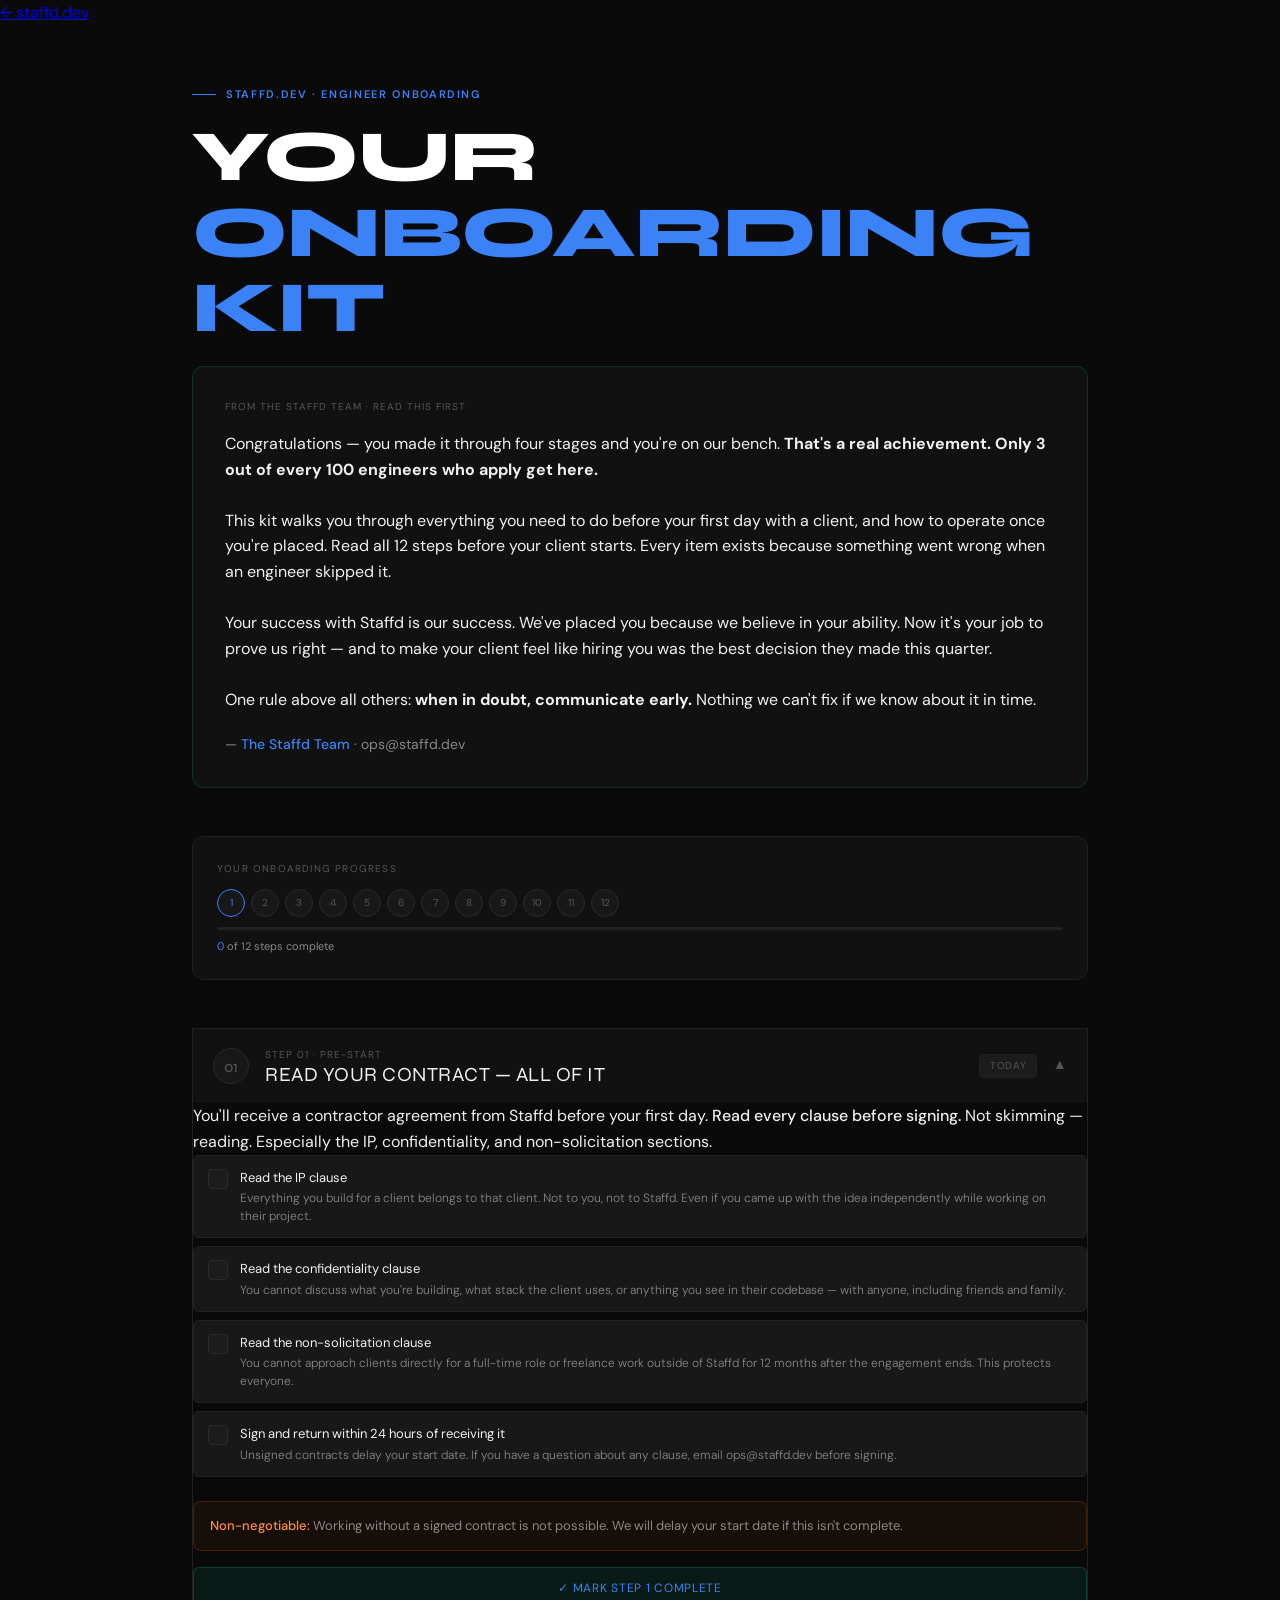
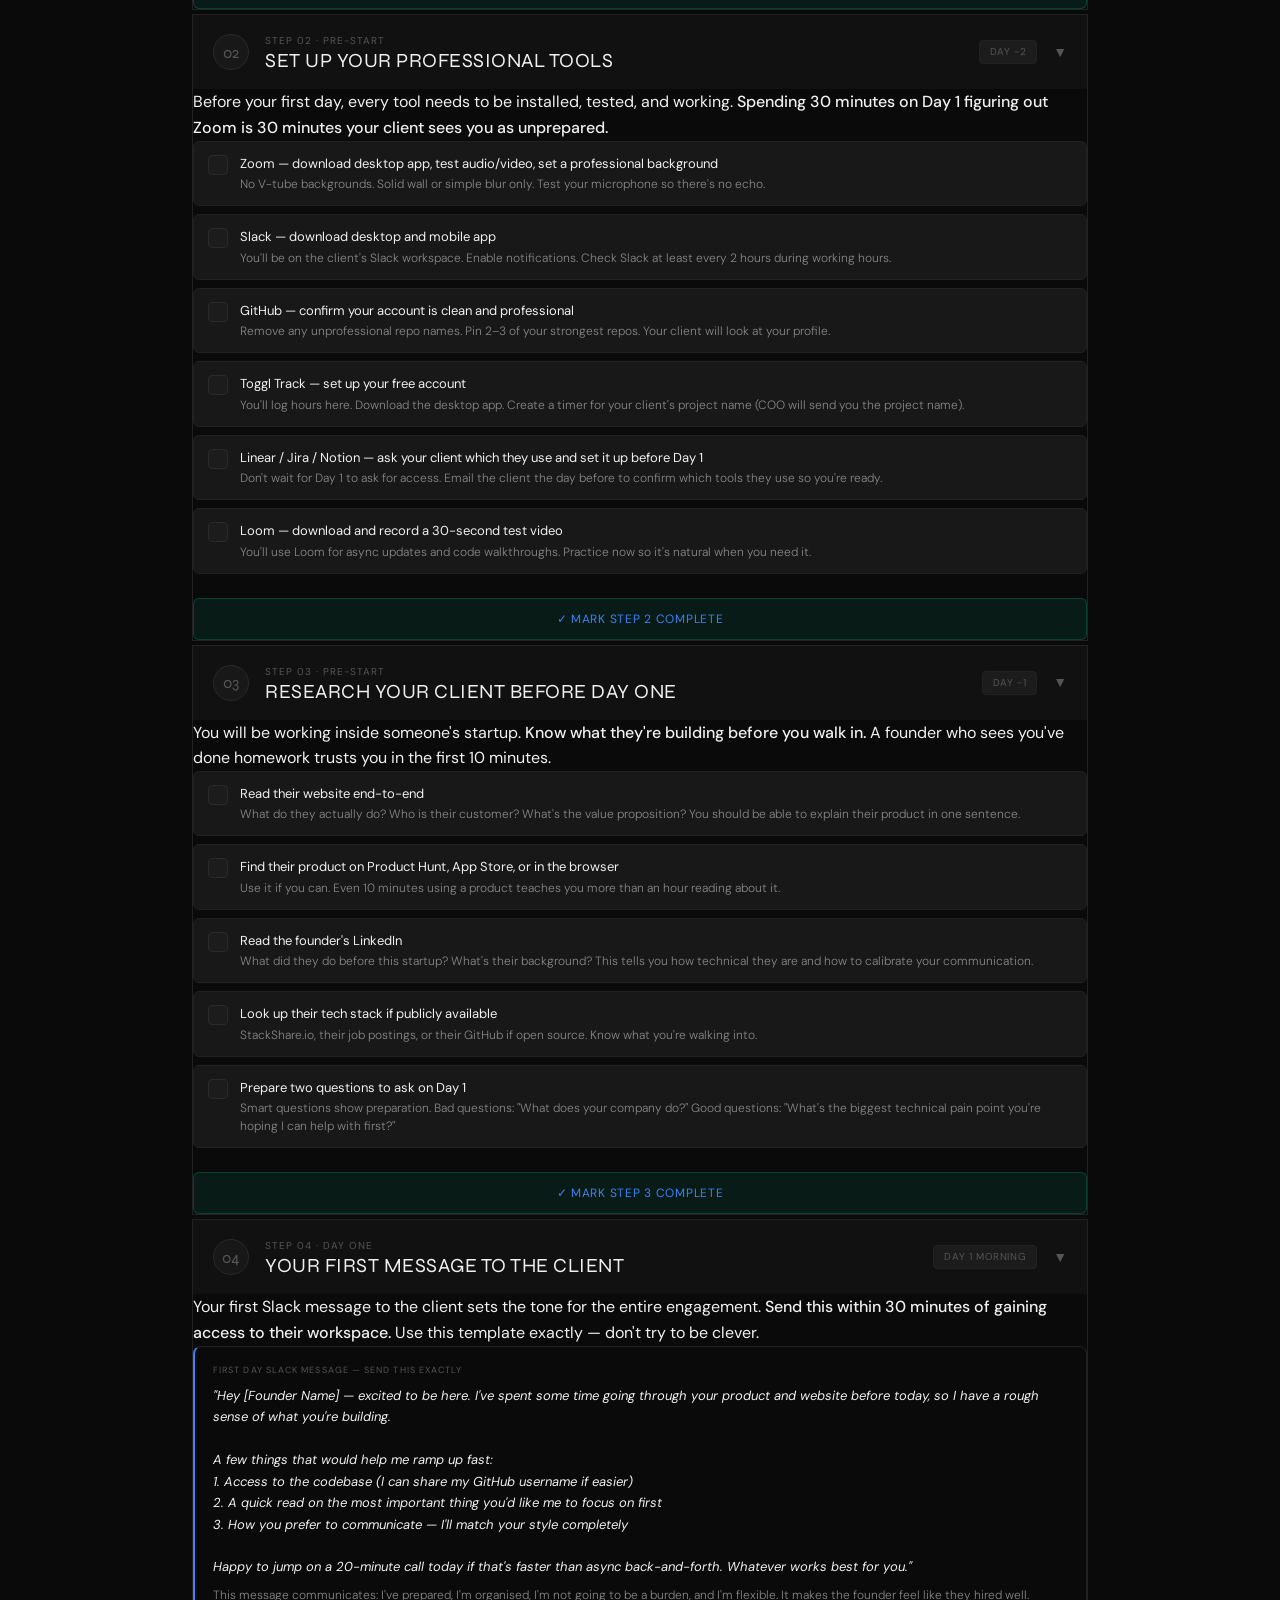
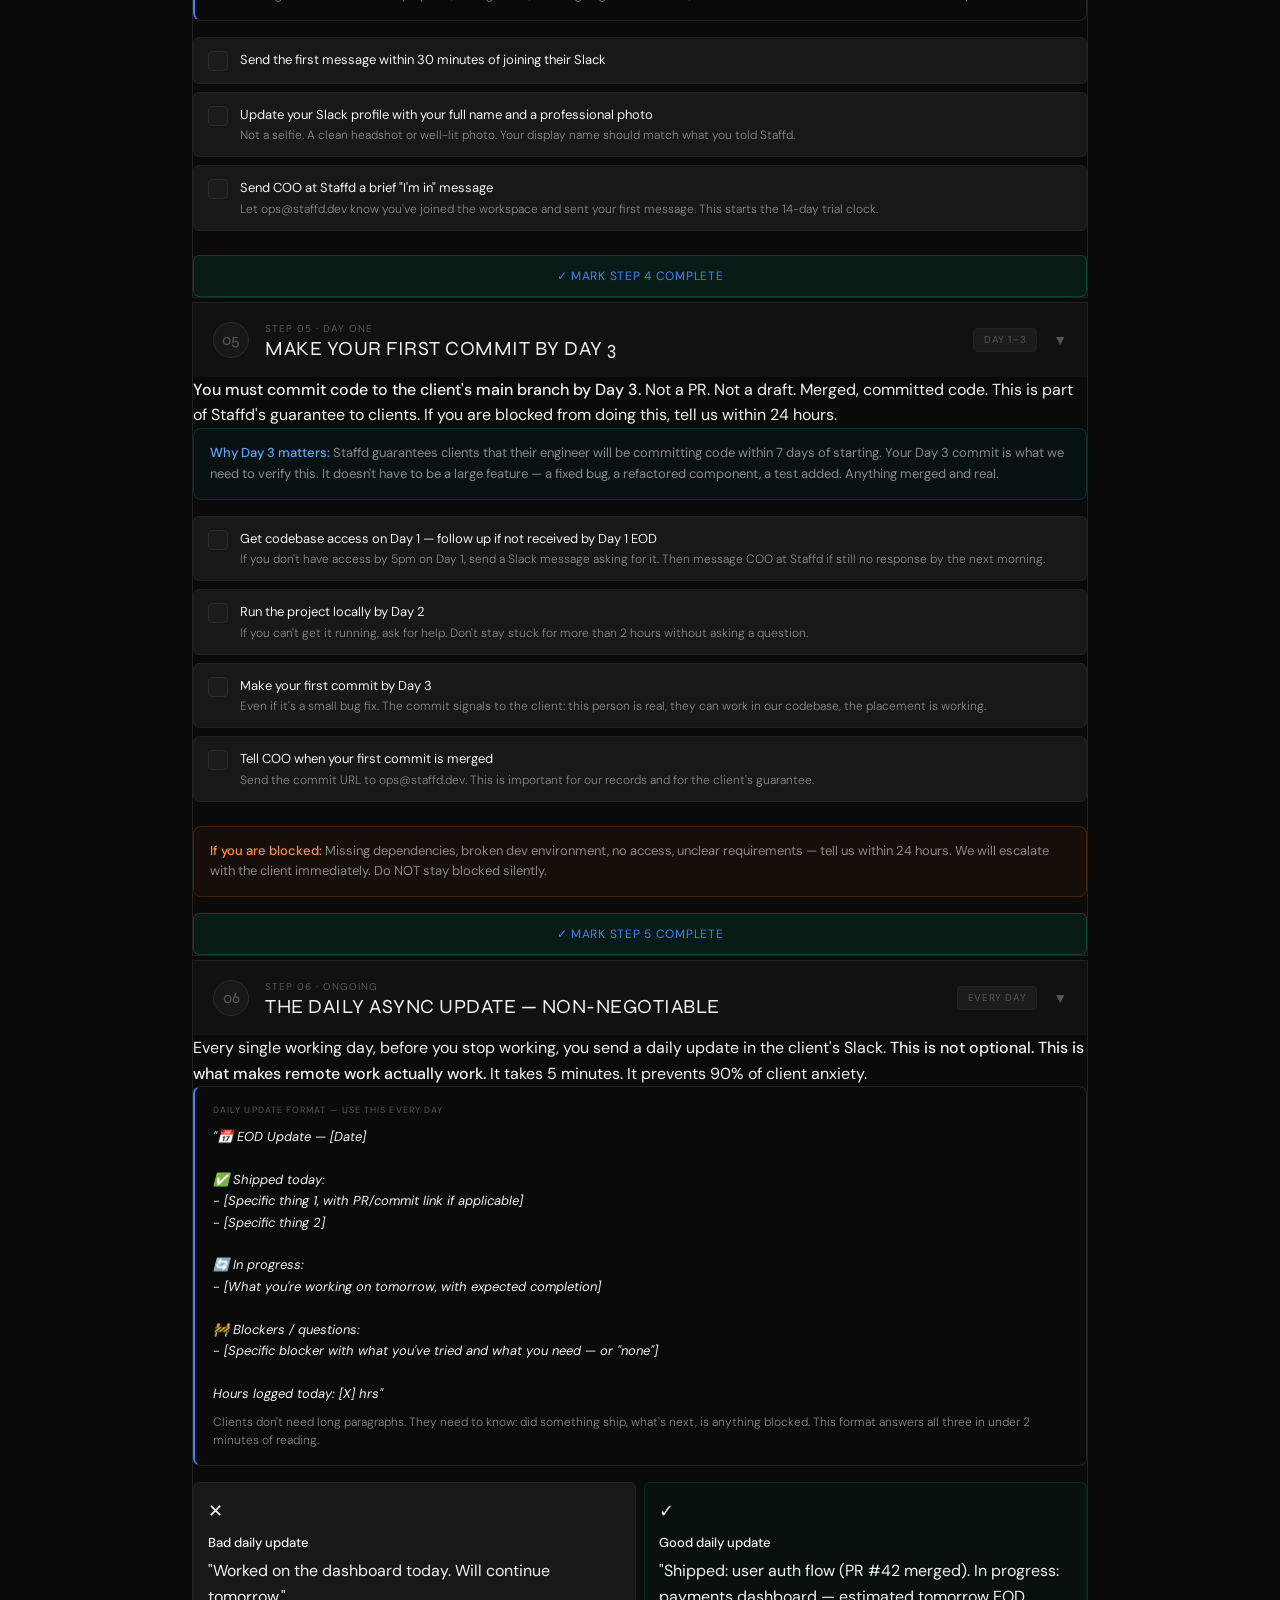
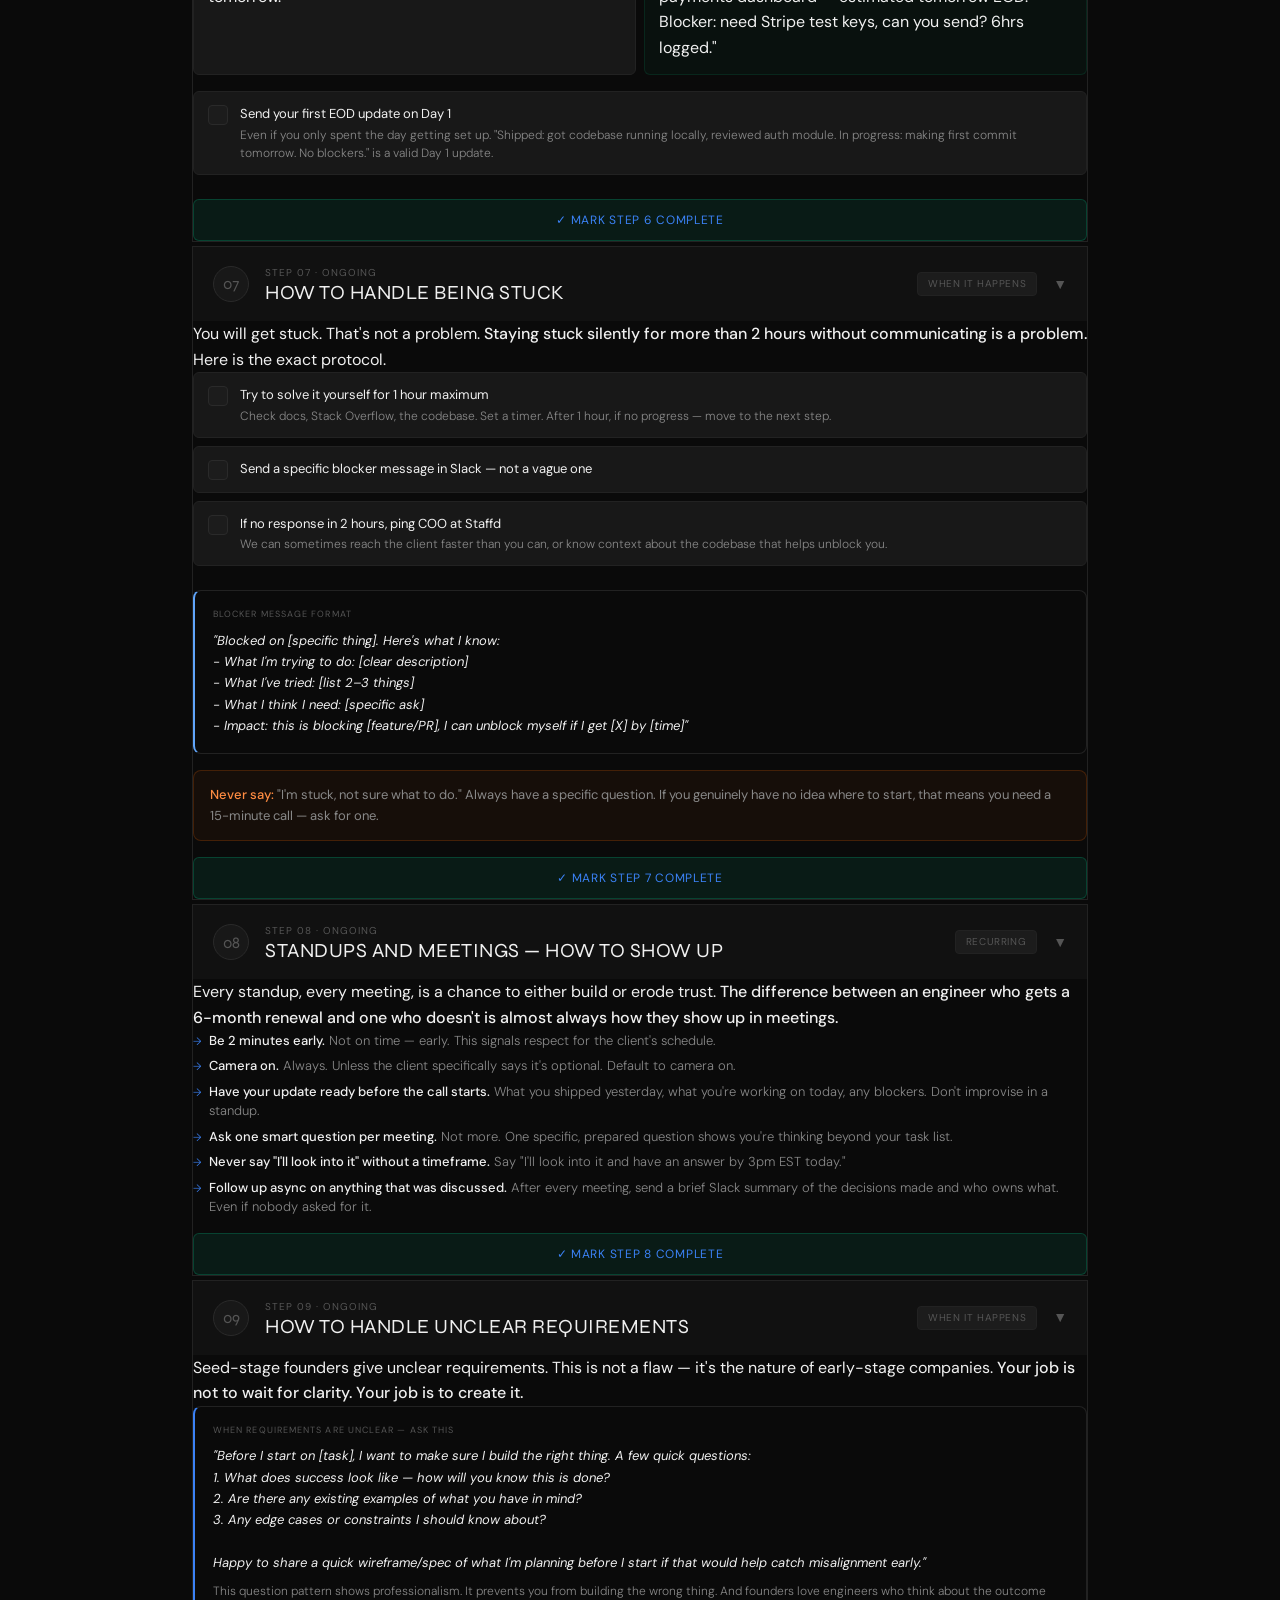
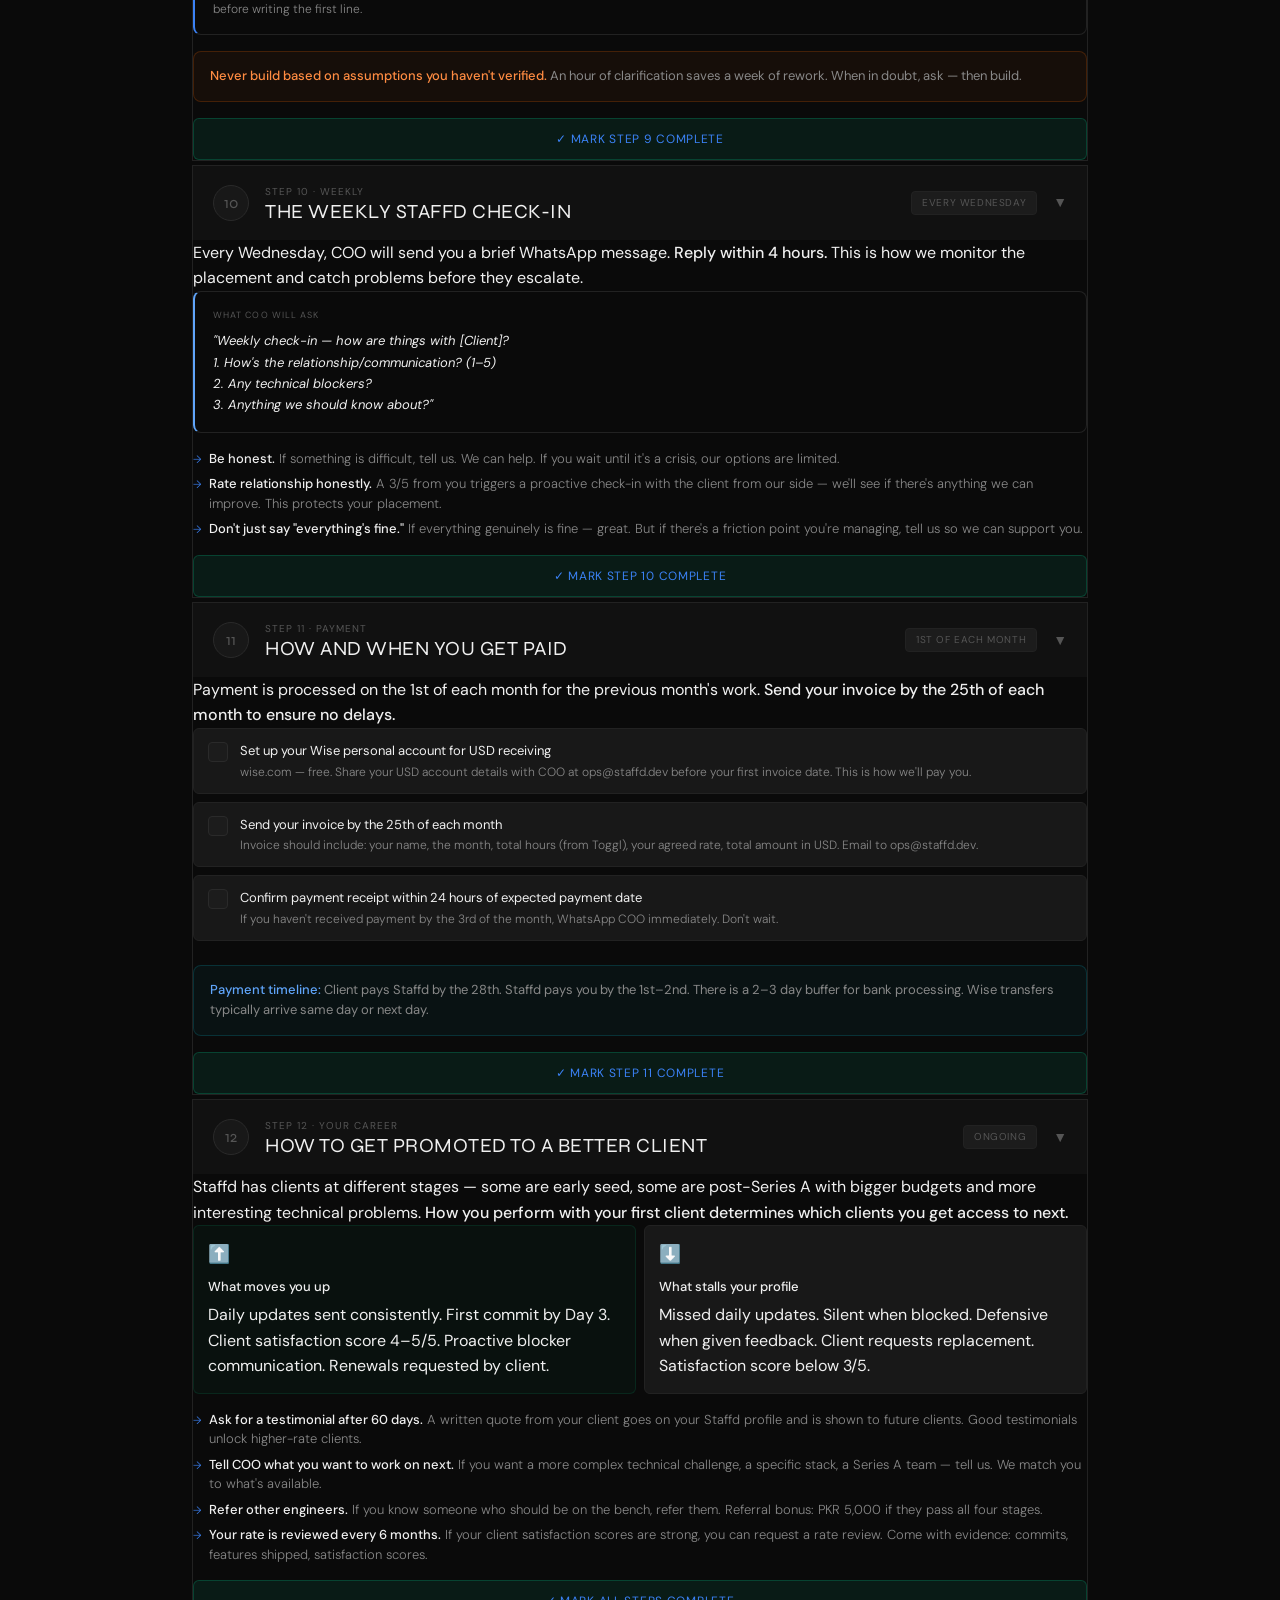
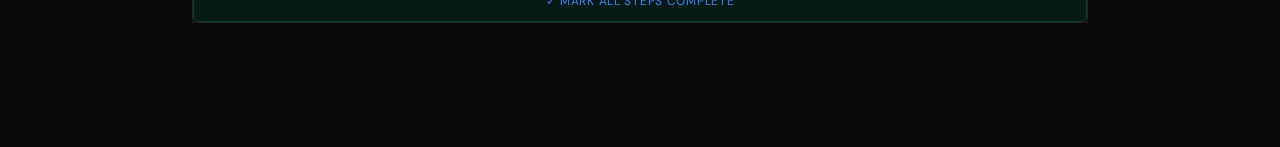
<file: ops/onboarding.html>
﻿<!DOCTYPE html>
<html lang="en">
<head>
<meta charset="UTF-8">
<meta name="viewport" content="width=device-width, initial-scale=1.0">
<title>Staffd.dev — Engineer Onboarding Kit</title>
<link rel="preconnect" href="https://fonts.googleapis.com">
<link href="https://fonts.googleapis.com/css2?family=Syne:wght@400;500;600;700;800&family=DM+Sans:ital,wght@0,300;0,400;0,500;1,300&display=swap" rel="stylesheet">
<link rel="stylesheet" href="../assets/shared.css">
<link rel="stylesheet" href="../assets/ops.css">
<link rel="stylesheet" href="../assets/ops-onboarding.css">
</head>
<body>
<a href="../index.html" class="ops-back">← staffd.dev</a>

<div class="page">

  <div class="pg-kicker">STAFFD.DEV · ENGINEER ONBOARDING</div>
  <h1 class="pg-h1">YOUR<br><em>ONBOARDING KIT</em></h1>

  <div class="welcome-card">
    <div class="wc-from">FROM THE STAFFD TEAM · READ THIS FIRST</div>
    <div class="wc-body">
      Congratulations — you made it through four stages and you're on our bench. <strong>That's a real achievement. Only 3 out of every 100 engineers who apply get here.</strong><br><br>
      This kit walks you through everything you need to do before your first day with a client, and how to operate once you're placed. Read all 12 steps before your client starts. Every item exists because something went wrong when an engineer skipped it.<br><br>
      Your success with Staffd is our success. We've placed you because we believe in your ability. Now it's your job to prove us right — and to make your client feel like hiring you was the best decision they made this quarter.<br><br>
      One rule above all others: <strong>when in doubt, communicate early.</strong> Nothing we can't fix if we know about it in time.
    </div>
    <div class="wc-sig">— <strong>The Staffd Team</strong> · ops@staffd.dev</div>
  </div>

  <!-- PROGRESS TRACKER -->
  <div class="progress-tracker">
    <div class="pt-title">YOUR ONBOARDING PROGRESS</div>
    <div class="pt-dots" id="pt-dots"></div>
    <div class="pt-bar"><div class="pt-fill" id="pt-fill"></div></div>
    <div class="pt-status" id="pt-status"><span>0</span> of 12 steps complete</div>
  </div>

  <!-- STEP 1 -->
  <div class="step open" id="step1">
    <div class="step-header" onclick="toggleStep('step1')">
      <div class="step-check" id="sc1">01</div>
      <div class="step-meta">
        <div class="step-num">STEP 01 · PRE-START</div>
        <div class="step-title">READ YOUR CONTRACT — ALL OF IT</div>
      </div>
      <div class="step-time">TODAY</div>
      <div class="step-chevron">▼</div>
    </div>
    <div class="step-body">
      <p class="step-intro">You'll receive a contractor agreement from Staffd before your first day. <strong>Read every clause before signing.</strong> Not skimming — reading. Especially the IP, confidentiality, and non-solicitation sections.</p>
      <div class="action-list">
        <div class="action-item" onclick="toggleAction(this)"><div class="action-cb"></div><div class="action-text">Read the IP clause<span>Everything you build for a client belongs to that client. Not to you, not to Staffd. Even if you came up with the idea independently while working on their project.</span></div></div>
        <div class="action-item" onclick="toggleAction(this)"><div class="action-cb"></div><div class="action-text">Read the confidentiality clause<span>You cannot discuss what you're building, what stack the client uses, or anything you see in their codebase — with anyone, including friends and family.</span></div></div>
        <div class="action-item" onclick="toggleAction(this)"><div class="action-cb"></div><div class="action-text">Read the non-solicitation clause<span>You cannot approach clients directly for a full-time role or freelance work outside of Staffd for 12 months after the engagement ends. This protects everyone.</span></div></div>
        <div class="action-item" onclick="toggleAction(this)"><div class="action-cb"></div><div class="action-text">Sign and return within 24 hours of receiving it<span>Unsigned contracts delay your start date. If you have a question about any clause, email ops@staffd.dev before signing.</span></div></div>
      </div>
      <div class="warning-box"><strong>Non-negotiable:</strong> Working without a signed contract is not possible. We will delay your start date if this isn't complete.</div>
      <button class="complete-btn" onclick="completeStep(1)">✓ MARK STEP 1 COMPLETE</button>
    </div>
  </div>

  <!-- STEP 2 -->
  <div class="step" id="step2">
    <div class="step-header" onclick="toggleStep('step2')">
      <div class="step-check" id="sc2">02</div>
      <div class="step-meta">
        <div class="step-num">STEP 02 · PRE-START</div>
        <div class="step-title">SET UP YOUR PROFESSIONAL TOOLS</div>
      </div>
      <div class="step-time">DAY -2</div>
      <div class="step-chevron">▼</div>
    </div>
    <div class="step-body">
      <p class="step-intro">Before your first day, every tool needs to be installed, tested, and working. <strong>Spending 30 minutes on Day 1 figuring out Zoom is 30 minutes your client sees you as unprepared.</strong></p>
      <div class="action-list">
        <div class="action-item" onclick="toggleAction(this)"><div class="action-cb"></div><div class="action-text">Zoom — download desktop app, test audio/video, set a professional background<span>No V-tube backgrounds. Solid wall or simple blur only. Test your microphone so there's no echo.</span></div></div>
        <div class="action-item" onclick="toggleAction(this)"><div class="action-cb"></div><div class="action-text">Slack — download desktop and mobile app<span>You'll be on the client's Slack workspace. Enable notifications. Check Slack at least every 2 hours during working hours.</span></div></div>
        <div class="action-item" onclick="toggleAction(this)"><div class="action-cb"></div><div class="action-text">GitHub — confirm your account is clean and professional<span>Remove any unprofessional repo names. Pin 2–3 of your strongest repos. Your client will look at your profile.</span></div></div>
        <div class="action-item" onclick="toggleAction(this)"><div class="action-cb"></div><div class="action-text">Toggl Track — set up your free account<span>You'll log hours here. Download the desktop app. Create a timer for your client's project name (COO will send you the project name).</span></div></div>
        <div class="action-item" onclick="toggleAction(this)"><div class="action-cb"></div><div class="action-text">Linear / Jira / Notion — ask your client which they use and set it up before Day 1<span>Don't wait for Day 1 to ask for access. Email the client the day before to confirm which tools they use so you're ready.</span></div></div>
        <div class="action-item" onclick="toggleAction(this)"><div class="action-cb"></div><div class="action-text">Loom — download and record a 30-second test video<span>You'll use Loom for async updates and code walkthroughs. Practice now so it's natural when you need it.</span></div></div>
      </div>
      <button class="complete-btn" onclick="completeStep(2)">✓ MARK STEP 2 COMPLETE</button>
    </div>
  </div>

  <!-- STEP 3 -->
  <div class="step" id="step3">
    <div class="step-header" onclick="toggleStep('step3')">
      <div class="step-check" id="sc3">03</div>
      <div class="step-meta">
        <div class="step-num">STEP 03 · PRE-START</div>
        <div class="step-title">RESEARCH YOUR CLIENT BEFORE DAY ONE</div>
      </div>
      <div class="step-time">DAY -1</div>
      <div class="step-chevron">▼</div>
    </div>
    <div class="step-body">
      <p class="step-intro">You will be working inside someone's startup. <strong>Know what they're building before you walk in.</strong> A founder who sees you've done homework trusts you in the first 10 minutes.</p>
      <div class="action-list">
        <div class="action-item" onclick="toggleAction(this)"><div class="action-cb"></div><div class="action-text">Read their website end-to-end<span>What do they actually do? Who is their customer? What's the value proposition? You should be able to explain their product in one sentence.</span></div></div>
        <div class="action-item" onclick="toggleAction(this)"><div class="action-cb"></div><div class="action-text">Find their product on Product Hunt, App Store, or in the browser<span>Use it if you can. Even 10 minutes using a product teaches you more than an hour reading about it.</span></div></div>
        <div class="action-item" onclick="toggleAction(this)"><div class="action-cb"></div><div class="action-text">Read the founder's LinkedIn<span>What did they do before this startup? What's their background? This tells you how technical they are and how to calibrate your communication.</span></div></div>
        <div class="action-item" onclick="toggleAction(this)"><div class="action-cb"></div><div class="action-text">Look up their tech stack if publicly available<span>StackShare.io, their job postings, or their GitHub if open source. Know what you're walking into.</span></div></div>
        <div class="action-item" onclick="toggleAction(this)"><div class="action-cb"></div><div class="action-text">Prepare two questions to ask on Day 1<span>Smart questions show preparation. Bad questions: "What does your company do?" Good questions: "What's the biggest technical pain point you're hoping I can help with first?"</span></div></div>
      </div>
      <button class="complete-btn" onclick="completeStep(3)">✓ MARK STEP 3 COMPLETE</button>
    </div>
  </div>

  <!-- STEP 4 -->
  <div class="step" id="step4">
    <div class="step-header" onclick="toggleStep('step4')">
      <div class="step-check" id="sc4">04</div>
      <div class="step-meta">
        <div class="step-num">STEP 04 · DAY ONE</div>
        <div class="step-title">YOUR FIRST MESSAGE TO THE CLIENT</div>
      </div>
      <div class="step-time">DAY 1 MORNING</div>
      <div class="step-chevron">▼</div>
    </div>
    <div class="step-body">
      <p class="step-intro">Your first Slack message to the client sets the tone for the entire engagement. <strong>Send this within 30 minutes of gaining access to their workspace.</strong> Use this template exactly — don't try to be clever.</p>
      <div class="script-box">
        <div class="sb-label">FIRST DAY SLACK MESSAGE — SEND THIS EXACTLY</div>
        <div class="sb-text">
          "Hey [Founder Name] — excited to be here. I've spent some time going through your product and website before today, so I have a rough sense of what you're building.<br><br>
          A few things that would help me ramp up fast:<br>
          1. Access to the codebase (I can share my GitHub username if easier)<br>
          2. A quick read on the most important thing you'd like me to focus on first<br>
          3. How you prefer to communicate — I'll match your style completely<br><br>
          Happy to jump on a 20-minute call today if that's faster than async back-and-forth. Whatever works best for you."
        </div>
        <div class="sb-note">This message communicates: I've prepared, I'm organised, I'm not going to be a burden, and I'm flexible. It makes the founder feel like they hired well.</div>
      </div>
      <div class="action-list">
        <div class="action-item" onclick="toggleAction(this)"><div class="action-cb"></div><div class="action-text">Send the first message within 30 minutes of joining their Slack</div></div>
        <div class="action-item" onclick="toggleAction(this)"><div class="action-cb"></div><div class="action-text">Update your Slack profile with your full name and a professional photo<span>Not a selfie. A clean headshot or well-lit photo. Your display name should match what you told Staffd.</span></div></div>
        <div class="action-item" onclick="toggleAction(this)"><div class="action-cb"></div><div class="action-text">Send COO at Staffd a brief "I'm in" message<span>Let ops@staffd.dev know you've joined the workspace and sent your first message. This starts the 14-day trial clock.</span></div></div>
      </div>
      <button class="complete-btn" onclick="completeStep(4)">✓ MARK STEP 4 COMPLETE</button>
    </div>
  </div>

  <!-- STEP 5 -->
  <div class="step" id="step5">
    <div class="step-header" onclick="toggleStep('step5')">
      <div class="step-check" id="sc5">05</div>
      <div class="step-meta">
        <div class="step-num">STEP 05 · DAY ONE</div>
        <div class="step-title">MAKE YOUR FIRST COMMIT BY DAY 3</div>
      </div>
      <div class="step-time">DAY 1–3</div>
      <div class="step-chevron">▼</div>
    </div>
    <div class="step-body">
      <p class="step-intro"><strong>You must commit code to the client's main branch by Day 3.</strong> Not a PR. Not a draft. Merged, committed code. This is part of Staffd's guarantee to clients. If you are blocked from doing this, tell us within 24 hours.</p>
      <div class="info-box"><strong>Why Day 3 matters:</strong> Staffd guarantees clients that their engineer will be committing code within 7 days of starting. Your Day 3 commit is what we need to verify this. It doesn't have to be a large feature — a fixed bug, a refactored component, a test added. Anything merged and real.</div>
      <div class="action-list">
        <div class="action-item" onclick="toggleAction(this)"><div class="action-cb"></div><div class="action-text">Get codebase access on Day 1 — follow up if not received by Day 1 EOD<span>If you don't have access by 5pm on Day 1, send a Slack message asking for it. Then message COO at Staffd if still no response by the next morning.</span></div></div>
        <div class="action-item" onclick="toggleAction(this)"><div class="action-cb"></div><div class="action-text">Run the project locally by Day 2<span>If you can't get it running, ask for help. Don't stay stuck for more than 2 hours without asking a question.</span></div></div>
        <div class="action-item" onclick="toggleAction(this)"><div class="action-cb"></div><div class="action-text">Make your first commit by Day 3<span>Even if it's a small bug fix. The commit signals to the client: this person is real, they can work in our codebase, the placement is working.</span></div></div>
        <div class="action-item" onclick="toggleAction(this)"><div class="action-cb"></div><div class="action-text">Tell COO when your first commit is merged<span>Send the commit URL to ops@staffd.dev. This is important for our records and for the client's guarantee.</span></div></div>
      </div>
      <div class="warning-box"><strong>If you are blocked:</strong> Missing dependencies, broken dev environment, no access, unclear requirements — tell us within 24 hours. We will escalate with the client immediately. Do NOT stay blocked silently.</div>
      <button class="complete-btn" onclick="completeStep(5)">✓ MARK STEP 5 COMPLETE</button>
    </div>
  </div>

  <!-- STEP 6 -->
  <div class="step" id="step6">
    <div class="step-header" onclick="toggleStep('step6')">
      <div class="step-check" id="sc6">06</div>
      <div class="step-meta">
        <div class="step-num">STEP 06 · ONGOING</div>
        <div class="step-title">THE DAILY ASYNC UPDATE — NON-NEGOTIABLE</div>
      </div>
      <div class="step-time">EVERY DAY</div>
      <div class="step-chevron">▼</div>
    </div>
    <div class="step-body">
      <p class="step-intro">Every single working day, before you stop working, you send a daily update in the client's Slack. <strong>This is not optional. This is what makes remote work actually work.</strong> It takes 5 minutes. It prevents 90% of client anxiety.</p>
      <div class="script-box">
        <div class="sb-label">DAILY UPDATE FORMAT — USE THIS EVERY DAY</div>
        <div class="sb-text">
          "📅 EOD Update — [Date]<br><br>
          ✅ Shipped today:<br>
          - [Specific thing 1, with PR/commit link if applicable]<br>
          - [Specific thing 2]<br><br>
          🔄 In progress:<br>
          - [What you're working on tomorrow, with expected completion]<br><br>
          🚧 Blockers / questions:<br>
          - [Specific blocker with what you've tried and what you need — or "none"]<br><br>
          Hours logged today: [X] hrs"
        </div>
        <div class="sb-note">Clients don't need long paragraphs. They need to know: did something ship, what's next, is anything blocked. This format answers all three in under 2 minutes of reading.</div>
      </div>
      <div class="rule-grid">
        <div class="rule-card rc-bad">
          <span class="rc-icon">✕</span>
          <div class="rc-title">Bad daily update</div>
          <div class="rc-body">"Worked on the dashboard today. Will continue tomorrow."</div>
        </div>
        <div class="rule-card rc-good">
          <span class="rc-icon">✓</span>
          <div class="rc-title">Good daily update</div>
          <div class="rc-body">"Shipped: user auth flow (PR #42 merged). In progress: payments dashboard — estimated tomorrow EOD. Blocker: need Stripe test keys, can you send? 6hrs logged."</div>
        </div>
      </div>
      <div class="action-list">
        <div class="action-item" onclick="toggleAction(this)"><div class="action-cb"></div><div class="action-text">Send your first EOD update on Day 1<span>Even if you only spent the day getting set up. "Shipped: got codebase running locally, reviewed auth module. In progress: making first commit tomorrow. No blockers." is a valid Day 1 update.</span></div></div>
      </div>
      <button class="complete-btn" onclick="completeStep(6)">✓ MARK STEP 6 COMPLETE</button>
    </div>
  </div>

  <!-- STEP 7 -->
  <div class="step" id="step7">
    <div class="step-header" onclick="toggleStep('step7')">
      <div class="step-check" id="sc7">07</div>
      <div class="step-meta">
        <div class="step-num">STEP 07 · ONGOING</div>
        <div class="step-title">HOW TO HANDLE BEING STUCK</div>
      </div>
      <div class="step-time">WHEN IT HAPPENS</div>
      <div class="step-chevron">▼</div>
    </div>
    <div class="step-body">
      <p class="step-intro">You will get stuck. That's not a problem. <strong>Staying stuck silently for more than 2 hours without communicating is a problem.</strong> Here is the exact protocol.</p>
      <div class="action-list">
        <div class="action-item" onclick="toggleAction(this)"><div class="action-cb"></div><div class="action-text">Try to solve it yourself for 1 hour maximum<span>Check docs, Stack Overflow, the codebase. Set a timer. After 1 hour, if no progress — move to the next step.</span></div></div>
        <div class="action-item" onclick="toggleAction(this)"><div class="action-cb"></div><div class="action-text">Send a specific blocker message in Slack — not a vague one</div></div>
        <div class="action-item" onclick="toggleAction(this)"><div class="action-cb"></div><div class="action-text">If no response in 2 hours, ping COO at Staffd<span>We can sometimes reach the client faster than you can, or know context about the codebase that helps unblock you.</span></div></div>
      </div>
      <div class="script-box cyan">
        <div class="sb-label">BLOCKER MESSAGE FORMAT</div>
        <div class="sb-text">
          "Blocked on [specific thing]. Here's what I know:<br>
          - What I'm trying to do: [clear description]<br>
          - What I've tried: [list 2–3 things]<br>
          - What I think I need: [specific ask]<br>
          - Impact: this is blocking [feature/PR], I can unblock myself if I get [X] by [time]"
        </div>
      </div>
      <div class="warning-box"><strong>Never say:</strong> "I'm stuck, not sure what to do." Always have a specific question. If you genuinely have no idea where to start, that means you need a 15-minute call — ask for one.</div>
      <button class="complete-btn" onclick="completeStep(7)">✓ MARK STEP 7 COMPLETE</button>
    </div>
  </div>

  <!-- STEP 8 -->
  <div class="step" id="step8">
    <div class="step-header" onclick="toggleStep('step8')">
      <div class="step-check" id="sc8">08</div>
      <div class="step-meta">
        <div class="step-num">STEP 08 · ONGOING</div>
        <div class="step-title">STANDUPS AND MEETINGS — HOW TO SHOW UP</div>
      </div>
      <div class="step-time">RECURRING</div>
      <div class="step-chevron">▼</div>
    </div>
    <div class="step-body">
      <p class="step-intro">Every standup, every meeting, is a chance to either build or erode trust. <strong>The difference between an engineer who gets a 6-month renewal and one who doesn't is almost always how they show up in meetings.</strong></p>
      <ul class="plain">
        <li><strong>Be 2 minutes early.</strong> Not on time — early. This signals respect for the client's schedule.</li>
        <li><strong>Camera on.</strong> Always. Unless the client specifically says it's optional. Default to camera on.</li>
        <li><strong>Have your update ready before the call starts.</strong> What you shipped yesterday, what you're working on today, any blockers. Don't improvise in a standup.</li>
        <li><strong>Ask one smart question per meeting.</strong> Not more. One specific, prepared question shows you're thinking beyond your task list.</li>
        <li><strong>Never say "I'll look into it" without a timeframe.</strong> Say "I'll look into it and have an answer by 3pm EST today."</li>
        <li><strong>Follow up async on anything that was discussed.</strong> After every meeting, send a brief Slack summary of the decisions made and who owns what. Even if nobody asked for it.</li>
      </ul>
      <button class="complete-btn" onclick="completeStep(8)">✓ MARK STEP 8 COMPLETE</button>
    </div>
  </div>

  <!-- STEP 9 -->
  <div class="step" id="step9">
    <div class="step-header" onclick="toggleStep('step9')">
      <div class="step-check" id="sc9">09</div>
      <div class="step-meta">
        <div class="step-num">STEP 09 · ONGOING</div>
        <div class="step-title">HOW TO HANDLE UNCLEAR REQUIREMENTS</div>
      </div>
      <div class="step-time">WHEN IT HAPPENS</div>
      <div class="step-chevron">▼</div>
    </div>
    <div class="step-body">
      <p class="step-intro">Seed-stage founders give unclear requirements. This is not a flaw — it's the nature of early-stage companies. <strong>Your job is not to wait for clarity. Your job is to create it.</strong></p>
      <div class="script-box">
        <div class="sb-label">WHEN REQUIREMENTS ARE UNCLEAR — ASK THIS</div>
        <div class="sb-text">
          "Before I start on [task], I want to make sure I build the right thing. A few quick questions:<br>
          1. What does success look like — how will you know this is done?<br>
          2. Are there any existing examples of what you have in mind?<br>
          3. Any edge cases or constraints I should know about?<br><br>
          Happy to share a quick wireframe/spec of what I'm planning before I start if that would help catch misalignment early."
        </div>
        <div class="sb-note">This question pattern shows professionalism. It prevents you from building the wrong thing. And founders love engineers who think about the outcome before writing the first line.</div>
      </div>
      <div class="warning-box"><strong>Never build based on assumptions you haven't verified.</strong> An hour of clarification saves a week of rework. When in doubt, ask — then build.</div>
      <button class="complete-btn" onclick="completeStep(9)">✓ MARK STEP 9 COMPLETE</button>
    </div>
  </div>

  <!-- STEP 10 -->
  <div class="step" id="step10">
    <div class="step-header" onclick="toggleStep('step10')">
      <div class="step-check" id="sc10">10</div>
      <div class="step-meta">
        <div class="step-num">STEP 10 · WEEKLY</div>
        <div class="step-title">THE WEEKLY STAFFD CHECK-IN</div>
      </div>
      <div class="step-time">EVERY WEDNESDAY</div>
      <div class="step-chevron">▼</div>
    </div>
    <div class="step-body">
      <p class="step-intro">Every Wednesday, COO will send you a brief WhatsApp message. <strong>Reply within 4 hours.</strong> This is how we monitor the placement and catch problems before they escalate.</p>
      <div class="script-box cyan">
        <div class="sb-label">WHAT COO WILL ASK</div>
        <div class="sb-text">
          "Weekly check-in — how are things with [Client]?<br>
          1. How's the relationship/communication? (1–5)<br>
          2. Any technical blockers?<br>
          3. Anything we should know about?"
        </div>
      </div>
      <ul class="plain">
        <li><strong>Be honest.</strong> If something is difficult, tell us. We can help. If you wait until it's a crisis, our options are limited.</li>
        <li><strong>Rate relationship honestly.</strong> A 3/5 from you triggers a proactive check-in with the client from our side — we'll see if there's anything we can improve. This protects your placement.</li>
        <li><strong>Don't just say "everything's fine."</strong> If everything genuinely is fine — great. But if there's a friction point you're managing, tell us so we can support you.</li>
      </ul>
      <button class="complete-btn" onclick="completeStep(10)">✓ MARK STEP 10 COMPLETE</button>
    </div>
  </div>

  <!-- STEP 11 -->
  <div class="step" id="step11">
    <div class="step-header" onclick="toggleStep('step11')">
      <div class="step-check" id="sc11">11</div>
      <div class="step-meta">
        <div class="step-num">STEP 11 · PAYMENT</div>
        <div class="step-title">HOW AND WHEN YOU GET PAID</div>
      </div>
      <div class="step-time">1ST OF EACH MONTH</div>
      <div class="step-chevron">▼</div>
    </div>
    <div class="step-body">
      <p class="step-intro">Payment is processed on the 1st of each month for the previous month's work. <strong>Send your invoice by the 25th of each month to ensure no delays.</strong></p>
      <div class="action-list">
        <div class="action-item" onclick="toggleAction(this)"><div class="action-cb"></div><div class="action-text">Set up your Wise personal account for USD receiving<span>wise.com — free. Share your USD account details with COO at ops@staffd.dev before your first invoice date. This is how we'll pay you.</span></div></div>
        <div class="action-item" onclick="toggleAction(this)"><div class="action-cb"></div><div class="action-text">Send your invoice by the 25th of each month<span>Invoice should include: your name, the month, total hours (from Toggl), your agreed rate, total amount in USD. Email to ops@staffd.dev.</span></div></div>
        <div class="action-item" onclick="toggleAction(this)"><div class="action-cb"></div><div class="action-text">Confirm payment receipt within 24 hours of expected payment date<span>If you haven't received payment by the 3rd of the month, WhatsApp COO immediately. Don't wait.</span></div></div>
      </div>
      <div class="info-box"><strong>Payment timeline:</strong> Client pays Staffd by the 28th. Staffd pays you by the 1st–2nd. There is a 2–3 day buffer for bank processing. Wise transfers typically arrive same day or next day.</div>
      <button class="complete-btn" onclick="completeStep(11)">✓ MARK STEP 11 COMPLETE</button>
    </div>
  </div>

  <!-- STEP 12 -->
  <div class="step" id="step12">
    <div class="step-header" onclick="toggleStep('step12')">
      <div class="step-check" id="sc12">12</div>
      <div class="step-meta">
        <div class="step-num">STEP 12 · YOUR CAREER</div>
        <div class="step-title">HOW TO GET PROMOTED TO A BETTER CLIENT</div>
      </div>
      <div class="step-time">ONGOING</div>
      <div class="step-chevron">▼</div>
    </div>
    <div class="step-body">
      <p class="step-intro">Staffd has clients at different stages — some are early seed, some are post-Series A with bigger budgets and more interesting technical problems. <strong>How you perform with your first client determines which clients you get access to next.</strong></p>
      <div class="rule-grid">
        <div class="rule-card rc-good">
          <span class="rc-icon">⬆️</span>
          <div class="rc-title">What moves you up</div>
          <div class="rc-body">Daily updates sent consistently. First commit by Day 3. Client satisfaction score 4–5/5. Proactive blocker communication. Renewals requested by client.</div>
        </div>
        <div class="rule-card rc-bad">
          <span class="rc-icon">⬇️</span>
          <div class="rc-title">What stalls your profile</div>
          <div class="rc-body">Missed daily updates. Silent when blocked. Defensive when given feedback. Client requests replacement. Satisfaction score below 3/5.</div>
        </div>
      </div>
      <ul class="plain">
        <li><strong>Ask for a testimonial after 60 days.</strong> A written quote from your client goes on your Staffd profile and is shown to future clients. Good testimonials unlock higher-rate clients.</li>
        <li><strong>Tell COO what you want to work on next.</strong> If you want a more complex technical challenge, a specific stack, a Series A team — tell us. We match you to what's available.</li>
        <li><strong>Refer other engineers.</strong> If you know someone who should be on the bench, refer them. Referral bonus: PKR 5,000 if they pass all four stages.</li>
        <li><strong>Your rate is reviewed every 6 months.</strong> If your client satisfaction scores are strong, you can request a rate review. Come with evidence: commits, features shipped, satisfaction scores.</li>
      </ul>
      <button class="complete-btn" onclick="completeStep(12)">✓ MARK ALL STEPS COMPLETE</button>
    </div>
  </div>

</div>

<script>
const completed=new Set();
const total=12;

function buildDots(){
  const c=document.getElementById('pt-dots');
  for(let i=1;i<=total;i++){
    const d=document.createElement('div');
    d.className='pt-dot';
    d.id='pd'+i;
    d.textContent=i;
    d.onclick=()=>document.getElementById('step'+i).scrollIntoView({behavior:'smooth'});
    c.appendChild(d);
  }
}

function updateProgress(){
  const done=completed.size;
  document.getElementById('pt-fill').style.width=(done/total*100)+'%';
  document.getElementById('pt-status').innerHTML='<span>'+done+'</span> of '+total+' steps complete';
  for(let i=1;i<=total;i++){
    const d=document.getElementById('pd'+i);
    d.classList.toggle('done',completed.has(i));
    d.classList.toggle('current',!completed.has(i)&&i===Math.min(...Array.from({length:total},(_, j)=>j+1).filter(j=>!completed.has(j))));
    if(completed.has(i))d.textContent='✓';
  }
}

function completeStep(n){
  completed.add(n);
  const step=document.getElementById('step'+n);
  step.classList.add('completed');
  document.getElementById('sc'+n).textContent='✓';
  step.querySelector('.complete-btn').textContent='✓ COMPLETED';
  updateProgress();
  // open next step
  if(n<total){
    const next=document.getElementById('step'+(n+1));
    next.classList.add('open');
    setTimeout(()=>next.scrollIntoView({behavior:'smooth',block:'start'}),200);
  }
}

function toggleStep(id){
  document.getElementById(id).classList.toggle('open');
}

function toggleAction(el){
  el.classList.toggle('done-item');
  const cb=el.querySelector('.action-cb');
  cb.textContent=el.classList.contains('done-item')?'✓':'';
}

buildDots();
updateProgress();
</script>
</body>
</html>
</file>
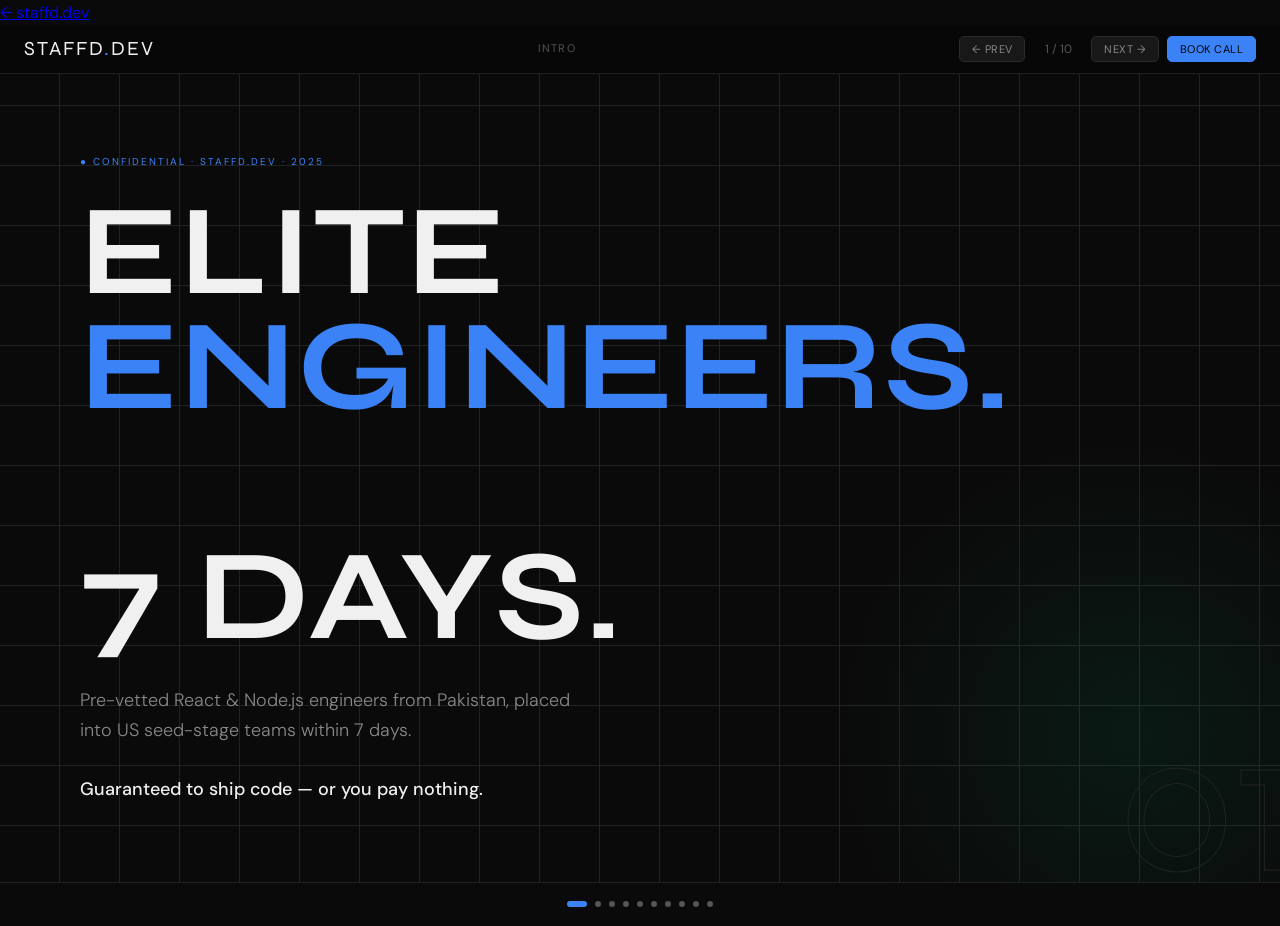
<file: ops/sales-deck.html>
﻿<!DOCTYPE html>
<html lang="en">
<head>
<meta charset="UTF-8">
<meta name="viewport" content="width=device-width, initial-scale=1.0">
<title>Staffd.dev — Sales Deck</title>
<link rel="preconnect" href="https://fonts.googleapis.com">
<link href="https://fonts.googleapis.com/css2?family=Syne:wght@400;500;600;700;800&family=DM+Sans:ital,wght@0,300;0,400;0,500;1,300&display=swap" rel="stylesheet">
<link rel="stylesheet" href="../assets/shared.css">
<link rel="stylesheet" href="../assets/ops.css">
<link rel="stylesheet" href="../assets/ops-sales-deck.css">
</head>
<body>
<a href="../index.html" class="ops-back">← staffd.dev</a>


<div class="deck">

  <!-- TOP BAR -->
  <div class="topbar">
    <div class="tb-logo">STAFFD<span>.</span>DEV</div>
    <div class="tb-center" id="slide-title">INTRO</div>
    <div class="tb-nav">
      <button class="tb-btn" onclick="prev()">← PREV</button>
      <span class="slide-counter" id="counter">1 / 10</span>
      <button class="tb-btn" onclick="next()">NEXT →</button>
      <button class="tb-btn primary" onclick="next()">BOOK CALL</button>
    </div>
  </div>

  <!-- SLIDES -->
  <div class="slides-wrap">

    <!-- SLIDE 1: COVER -->
    <div class="slide active slide-inner s-cover" id="s1">
      <div class="s-cover-glow"></div>
      <div class="s-cover-tag">● CONFIDENTIAL · STAFFD.DEV · 2025</div>
      <h1>ELITE<br><em>ENGINEERS.</em><br>7 DAYS.</h1>
      <p class="s-cover-sub">Pre-vetted React & Node.js engineers from Pakistan, placed into US seed-stage teams within 7 days.<br><br><strong>Guaranteed to ship code — or you pay nothing.</strong></p>
      <div class="big-accent">01</div>
    </div>

    <!-- SLIDE 2: THE PROBLEM -->
    <div class="slide slide-inner s-two" id="s2">
      <div class="s-col">
        <div class="s-eyebrow">THE SITUATION</div>
        <div class="s-h">YOUR<br>HIRING<br><em>IS BROKEN.</em></div>
        <p class="s-body">You raised money to build. Instead you're spending 6–8 weeks interviewing, burning runway, watching your competitor ship — while your engineering roles sit open.</p>
      </div>
      <div class="s-col s-col-right">
        <div class="stat-row">
          <div class="stat-item">
            <div class="stat-num">6–8</div>
            <div class="stat-label"><strong>Weeks average</strong>to hire a senior engineer through traditional channels</div>
          </div>
          <div class="stat-item">
            <div class="stat-num cyan">$20k</div>
            <div class="stat-label"><strong>Minimum recruiter fee</strong>before your new hire writes a line of code</div>
          </div>
          <div class="stat-item">
            <div class="stat-num orange">$150k+</div>
            <div class="stat-label"><strong>Annual salary</strong>for a US senior engineer on a $1–2M seed round</div>
          </div>
        </div>
      </div>
    </div>

    <!-- SLIDE 3: WHO WE ARE -->
    <div class="slide slide-inner s-two" id="s3">
      <div class="s-col s-col-right" style="background:var(--bg);border-left:none;border-right:1px solid var(--border)">
        <div class="big-quote">
          "Pre-vetted React & Node.js engineers from Pakistan, placed into your team in <em>7 days</em> — guaranteed to ship."
        </div>
        <p class="s-body">Pakistan produces 25,000+ CS graduates annually. The top engineers from IBA, LUMS, NUST, and FAST are world-class — and available at 40–60% below US market rates.</p>
      </div>
      <div class="s-col">
        <div class="s-eyebrow">WHAT WE DO</div>
        <div class="s-h">STAFFD<br>IS NOT A<br><em>RECRUITER.</em></div>
        <p class="s-body">We're an engineering deployment firm. We find, vet, and match engineers to your exact stack — then stand behind them with three guarantees. You don't interview 50 people. You meet 2–3 we've already approved.</p>
      </div>
    </div>

    <!-- SLIDE 4: HOW IT WORKS -->
    <div class="slide slide-inner s-full" id="s4">
      <div class="s-eyebrow">THE PROCESS</div>
      <div class="s-h">THREE STEPS.<br><em>SEVEN DAYS.</em></div>
      <div class="process-track">
        <div class="p-step">
          <div class="p-left"><div class="p-dot">1</div><div class="p-line"></div></div>
          <div class="p-content">
            <div class="p-time">DAY ZERO · 30 MINUTES</div>
            <div class="p-title">Intake call — tell us what you need</div>
            <div class="p-desc">Stack, stage, what needs to ship, culture fit requirements. One call. We ask real questions, not checkbox questions.</div>
          </div>
        </div>
        <div class="p-step">
          <div class="p-left"><div class="p-dot">2</div><div class="p-line"></div></div>
          <div class="p-content">
            <div class="p-time">DAY 1–2 · 48 HOURS</div>
            <div class="p-title">We match you from our pre-vetted bench</div>
            <div class="p-desc">2–3 profiles: GitHub, recorded assessment, communication sample, stack-match score. You see the answer, not a pile of CVs.</div>
          </div>
        </div>
        <div class="p-step">
          <div class="p-left"><div class="p-dot">3</div><div class="p-line"></div></div>
          <div class="p-content">
            <div class="p-time">DAY 3–7 · ONE CALL EACH</div>
            <div class="p-title">You meet, you decide, they start</div>
            <div class="p-desc">45-min intro call per engineer. You pick. They're in your Slack this week. 14-day free trial starts the moment they do.</div>
          </div>
        </div>
      </div>
    </div>

    <!-- SLIDE 5: THE VETTING -->
    <div class="slide slide-inner s-two" id="s5">
      <div class="s-col">
        <div class="s-eyebrow">THE FILTER</div>
        <div class="s-h">97%<br><em>REJECTED.</em><br>HERE'S WHY.</div>
        <p class="s-body">Every engineer on our bench has survived four stages. Most fail on communication, not code.</p>
        <div class="stat-row" style="margin-top:1rem">
          <div class="stat-item">
            <div class="stat-num" style="font-size:36px;min-width:60px">100</div>
            <div class="stat-label">apply</div>
          </div>
          <div class="stat-item">
            <div class="stat-num" style="font-size:36px;min-width:60px;color:var(--text2)">↓</div>
          </div>
          <div class="stat-item">
            <div class="stat-num" style="font-size:48px;min-width:60px">3</div>
            <div class="stat-label"><strong>make the bench</strong></div>
          </div>
        </div>
      </div>
      <div class="s-col s-col-right">
        <div class="s-list" style="margin-top:0">
          <div class="s-li"><div class="s-li-icon li-g">01</div><div><strong>CV + GitHub audit</strong>Real shipped code in production environments only. Pass rate: 30%</div></div>
          <div class="s-li"><div class="s-li-icon li-c">02</div><div><strong>Communication interview</strong>45-min live call. English fluency, async writing, pushback handling. Pass rate: 40%</div></div>
          <div class="s-li"><div class="s-li-icon li-g">03</div><div><strong>Technical assessment</strong>Real-world problems, not LeetCode. Scored by senior engineers. Pass rate: 50%</div></div>
          <div class="s-li"><div class="s-li-icon li-c">04</div><div><strong>Live coding interview</strong>60-min live build. How they think when stuck matters as much as output. Pass rate: ~60%</div></div>
        </div>
      </div>
    </div>

    <!-- SLIDE 6: THE GUARANTEE -->
    <div class="slide slide-inner s-full" id="s6">
      <div class="s-eyebrow">THE GUARANTEE STACK</div>
      <div class="s-h">THREE<br><em>GUARANTEES.</em><br>STACKED.</div>
      <p class="s-body" style="max-width:600px">The entire downside sits with us, not you. Every guarantee covers a different fear.</p>
      <div class="g-row">
        <div class="g-block g1">
          <div class="g-num">14D</div>
          <div class="g-name">Free Trial</div>
          <div class="g-desc">Work with your engineer for 14 days before paying a single dollar. Walk away anytime, no invoice, all code is yours.</div>
        </div>
        <div class="g-block g2">
          <div class="g-num">7D</div>
          <div class="g-name">Replacement Guarantee</div>
          <div class="g-desc">Not the right fit in the first 7 days? We replace them free, no questions asked, replacement options in 48 hours.</div>
        </div>
        <div class="g-block g3">
          <div class="g-num">60D</div>
          <div class="g-name">Relentless Placement</div>
          <div class="g-desc">If we can't place an engineer shipping real committed code within 60 days — you pay nothing. Ever. Full stop.</div>
        </div>
      </div>
    </div>

    <!-- SLIDE 7: PRICING -->
    <div class="slide slide-inner s-two" id="s7">
      <div class="s-col">
        <div class="s-eyebrow">WHAT IT COSTS</div>
        <div class="s-h">40–60%<br>BELOW<br><em>US RATES.</em></div>
        <p class="s-body">Same quality, fraction of the cost. No recruiter fees. No lock-in contracts. Month-to-month with 7-day cancellation.</p>
        <div class="stat-row" style="margin-top:1rem">
          <div class="stat-item">
            <div class="stat-num">$0</div>
            <div class="stat-label"><strong>Upfront cost</strong>to start working with us</div>
          </div>
          <div class="stat-item">
            <div class="stat-num cyan">$0</div>
            <div class="stat-label"><strong>Recruiter fee</strong>ever</div>
          </div>
        </div>
      </div>
      <div class="s-col s-col-right">
        <div class="s-eyebrow">SAMPLE RATES</div>
        <div class="s-list" style="margin-top:0">
          <div class="s-li"><div class="s-li-icon li-g">SR</div><div><strong>Senior Full-Stack (React/Node)</strong>$6,000–8,000/month · US equivalent: $15,000–18,000/month</div></div>
          <div class="s-li"><div class="s-li-icon li-c">MD</div><div><strong>Mid Full-Stack (React/Node)</strong>$4,000–5,500/month · US equivalent: $10,000–12,000/month</div></div>
          <div class="s-li"><div class="s-li-icon li-o">JR</div><div><strong>Junior Full-Stack (React/Node)</strong>$2,500–3,500/month · US equivalent: $6,000–8,000/month</div></div>
          <div class="s-li"><div class="s-li-icon li-g">QA</div><div><strong>QA Engineer</strong>$2,000–4,000/month · US equivalent: $7,000–10,000/month</div></div>
        </div>
        <p style="font-size:11px;color:var(--text3);font-family:var(--font-body);margin-top:12px;letter-spacing:0.04em">ALL-INCLUSIVE · NO SURPRISE INVOICES · CANCEL WITH 7 DAYS NOTICE</p>
      </div>
    </div>

    <!-- SLIDE 8: COMPARISON -->
    <div class="slide slide-inner s-full" id="s8">
      <div class="s-eyebrow">VS ALTERNATIVES</div>
      <div class="s-h" style="font-size:clamp(32px,4vw,56px)">WHY NOT USE A <em>RECRUITER?</em></div>
      <table class="comp-table">
        <thead>
          <tr><th>Factor</th><th>US Recruiter</th><th>Upwork</th><th class="staffd-col">Staffd</th></tr>
        </thead>
        <tbody>
          <tr><td>Time to first candidate</td><td>3–6 weeks</td><td>Hours</td><td class="staffd-col">48 hours</td></tr>
          <tr><td>Time to first commit</td><td>8–12 weeks</td><td>Varies</td><td class="staffd-col">≤7 days</td></tr>
          <tr><td>Upfront fee</td><td>$15–25k</td><td>None</td><td class="staffd-col">$0</td></tr>
          <tr><td>4-stage vetting</td><td><span class="cx">Rarely</span></td><td><span class="cx">✕</span></td><td><span class="ck">✓</span></td></tr>
          <tr><td>Communication assessed</td><td><span class="cx">✕</span></td><td><span class="cx">✕</span></td><td><span class="ck">✓</span></td></tr>
          <tr><td>14-day free trial</td><td><span class="cx">✕</span></td><td><span class="cx">✕</span></td><td><span class="ck">✓</span></td></tr>
          <tr><td>60-day money-back guarantee</td><td><span class="cx">✕</span></td><td><span class="cx">✕</span></td><td><span class="ck">✓</span></td></tr>
          <tr><td>40–60% below US rates</td><td><span class="cx">✕</span></td><td><span class="ck">Sometimes</span></td><td><span class="ck">Always</span></td></tr>
        </tbody>
      </table>
    </div>

    <!-- SLIDE 9: OBJECTIONS -->
    <div class="slide slide-inner s-full" id="s9">
      <div class="s-eyebrow">COMMON QUESTIONS</div>
      <div class="s-h" style="font-size:clamp(28px,3.5vw,48px)">THINGS FOUNDERS<br><em>ALWAYS ASK.</em></div>
      <div style="display:grid;grid-template-columns:1fr 1fr;gap:10px;margin-top:1rem">
        <div class="s-li" style="flex-direction:column;gap:6px">
          <strong style="color:var(--accent);font-size:13px">"I've been burned by offshore devs before."</strong>
          <span>So have we — that's why we built this. The problem is the process, not the talent. We vet before you see them and guarantee the fit. The risk is ours.</span>
        </div>
        <div class="s-li" style="flex-direction:column;gap:6px">
          <strong style="color:var(--cyan);font-size:13px">"What about time zones?"</strong>
          <span>4–6 hours of US East Coast overlap as standard. Most seed teams are async-first anyway. We confirm overlap requirements on the intake call.</span>
        </div>
        <div class="s-li" style="flex-direction:column;gap:6px">
          <strong style="color:var(--accent);font-size:13px">"Can they actually communicate in English?"</strong>
          <span>Stage 2 of vetting is exclusively a communication interview. More engineers fail here than on the coding test. This is our hardest filter.</span>
        </div>
        <div class="s-li" style="flex-direction:column;gap:6px">
          <strong style="color:var(--cyan);font-size:13px">"Are there lock-in contracts?"</strong>
          <span>No minimums, no lock-ins. Month-to-month with 7-day cancellation notice. We're confident enough in our engineers we don't need contracts to keep you.</span>
        </div>
      </div>
    </div>

    <!-- SLIDE 10: CTA -->
    <div class="slide slide-inner s-cta" id="s10">
      <div class="s-eyebrow" style="justify-content:center;margin-bottom:1.5rem">NEXT STEP</div>
      <h2>YOUR ENGINEER<br><em>IS WAITING.</em></h2>
      <p class="s-cta-sub">One 20-minute call. We'll tell you if we have the right person on the bench right now — and if we don't, we'll be honest about it.<br><br><strong>No commitment. No pitch deck. Just tell us what you need.</strong></p>
      <div class="cta-pills">
        <div class="cta-pill primary">BOOK A 20-MIN CALL →</div>
        <div class="cta-pill ghost">STAFFD.DEV</div>
      </div>
      <div class="cta-note">14-DAY FREE TRIAL · 7-DAY REPLACEMENT · 60-DAY GUARANTEE · $0 UPFRONT</div>
    </div>

    <!-- PROGRESS BAR -->
    <div class="progress"><div class="progress-fill" id="prog" style="width:10%"></div></div>

  </div>

  <!-- DOT NAV -->
  <div class="dot-nav" id="dots"></div>

</div>

<script>
const titles=['INTRO','THE PROBLEM','WHO WE ARE','HOW IT WORKS','THE VETTING','THE GUARANTEE','PRICING','VS ALTERNATIVES','OBJECTIONS','NEXT STEP'];
let cur=0,total=10;

function buildDots(){
  const d=document.getElementById('dots');
  for(let i=0;i<total;i++){
    const b=document.createElement('button');
    b.className='dot'+(i===0?' active':'');
    b.onclick=()=>goTo(i);
    d.appendChild(b);
  }
}

function goTo(n){
  document.getElementById('s'+(cur+1)).classList.remove('active');
  document.getElementById('s'+(cur+1)).classList.add('exit');
  setTimeout(()=>document.getElementById('s'+(cur+1)).classList.remove('exit'),350);
  cur=n;
  document.getElementById('s'+(cur+1)).classList.add('active');
  document.querySelectorAll('.dot').forEach((d,i)=>d.classList.toggle('active',i===cur));
  document.getElementById('counter').textContent=(cur+1)+' / '+total;
  document.getElementById('slide-title').textContent=titles[cur];
  document.getElementById('prog').style.width=((cur+1)/total*100)+'%';
}

function next(){if(cur<total-1)goTo(cur+1)}
function prev(){if(cur>0)goTo(cur-1)}

document.addEventListener('keydown',e=>{
  if(e.key==='ArrowRight'||e.key==='Space'){e.preventDefault();next()}
  if(e.key==='ArrowLeft'){e.preventDefault();prev()}
});

buildDots();
</script>
</body>
</html>
</file>
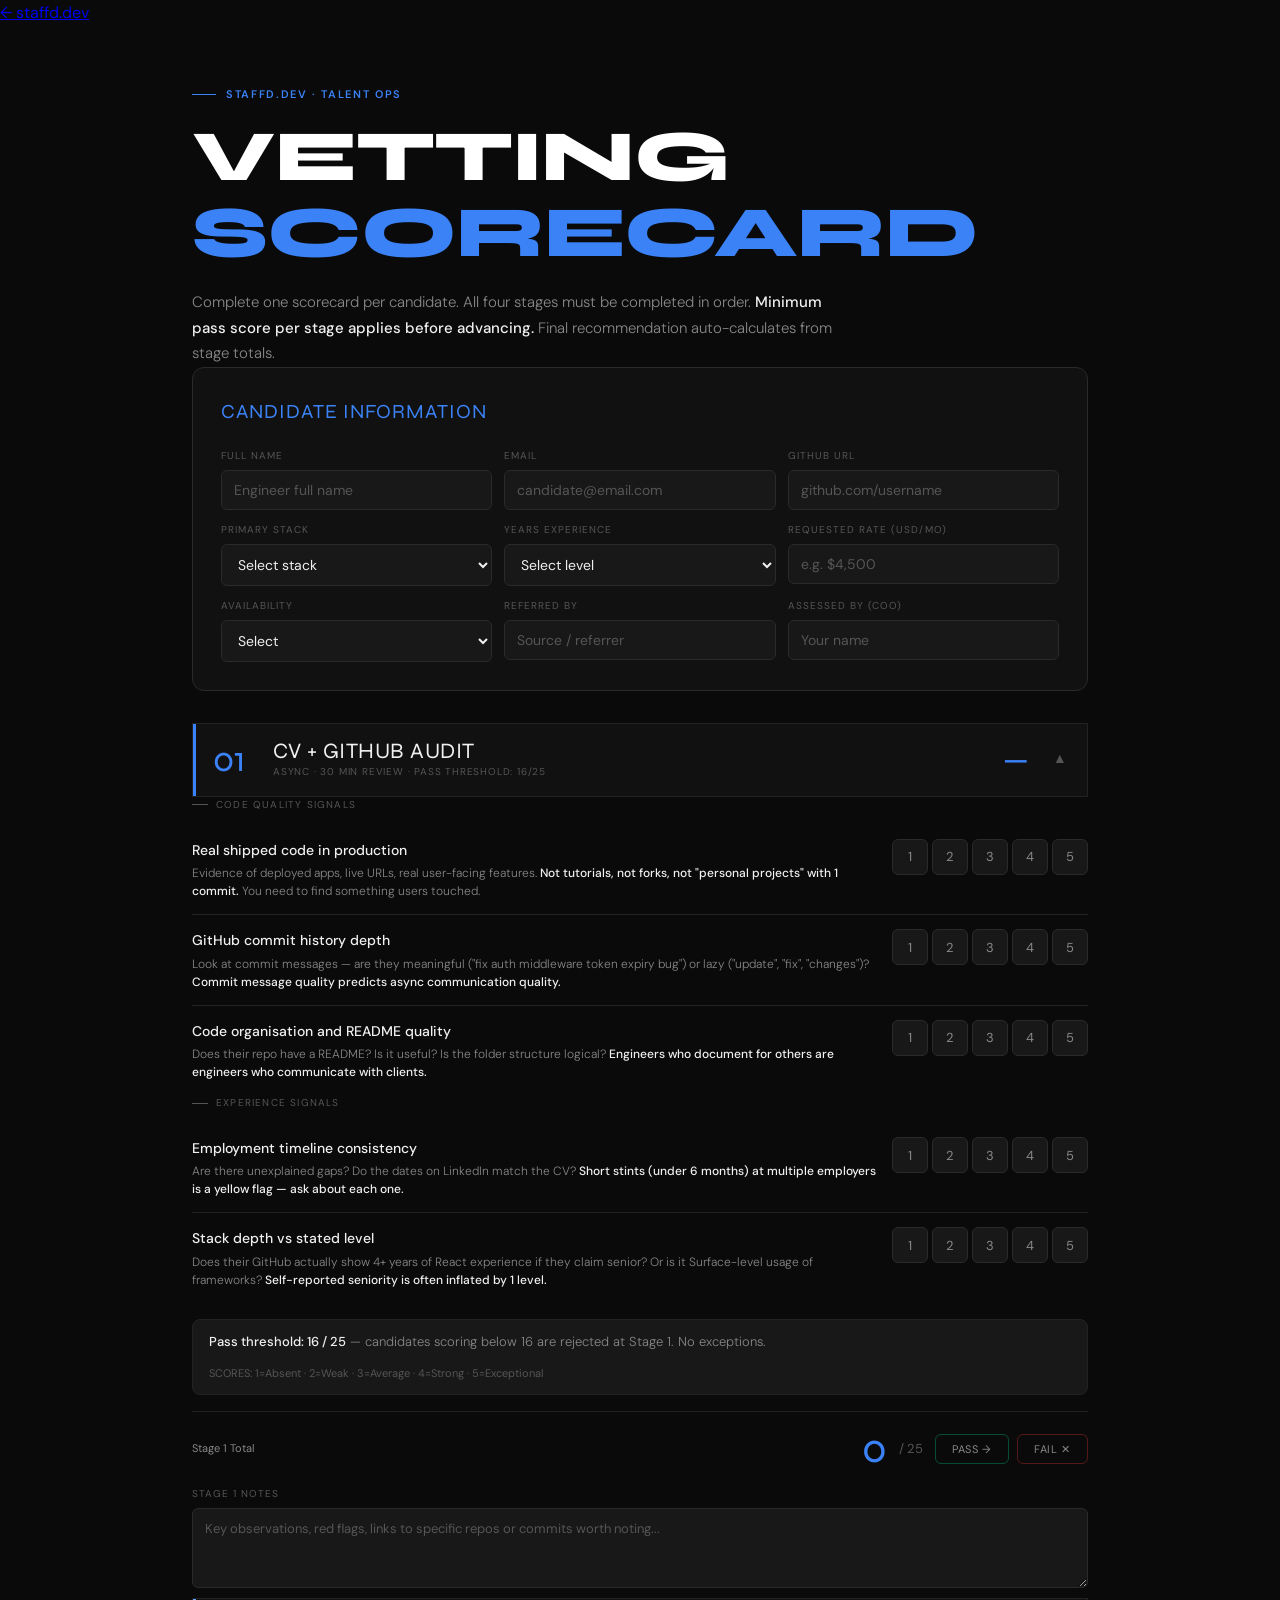
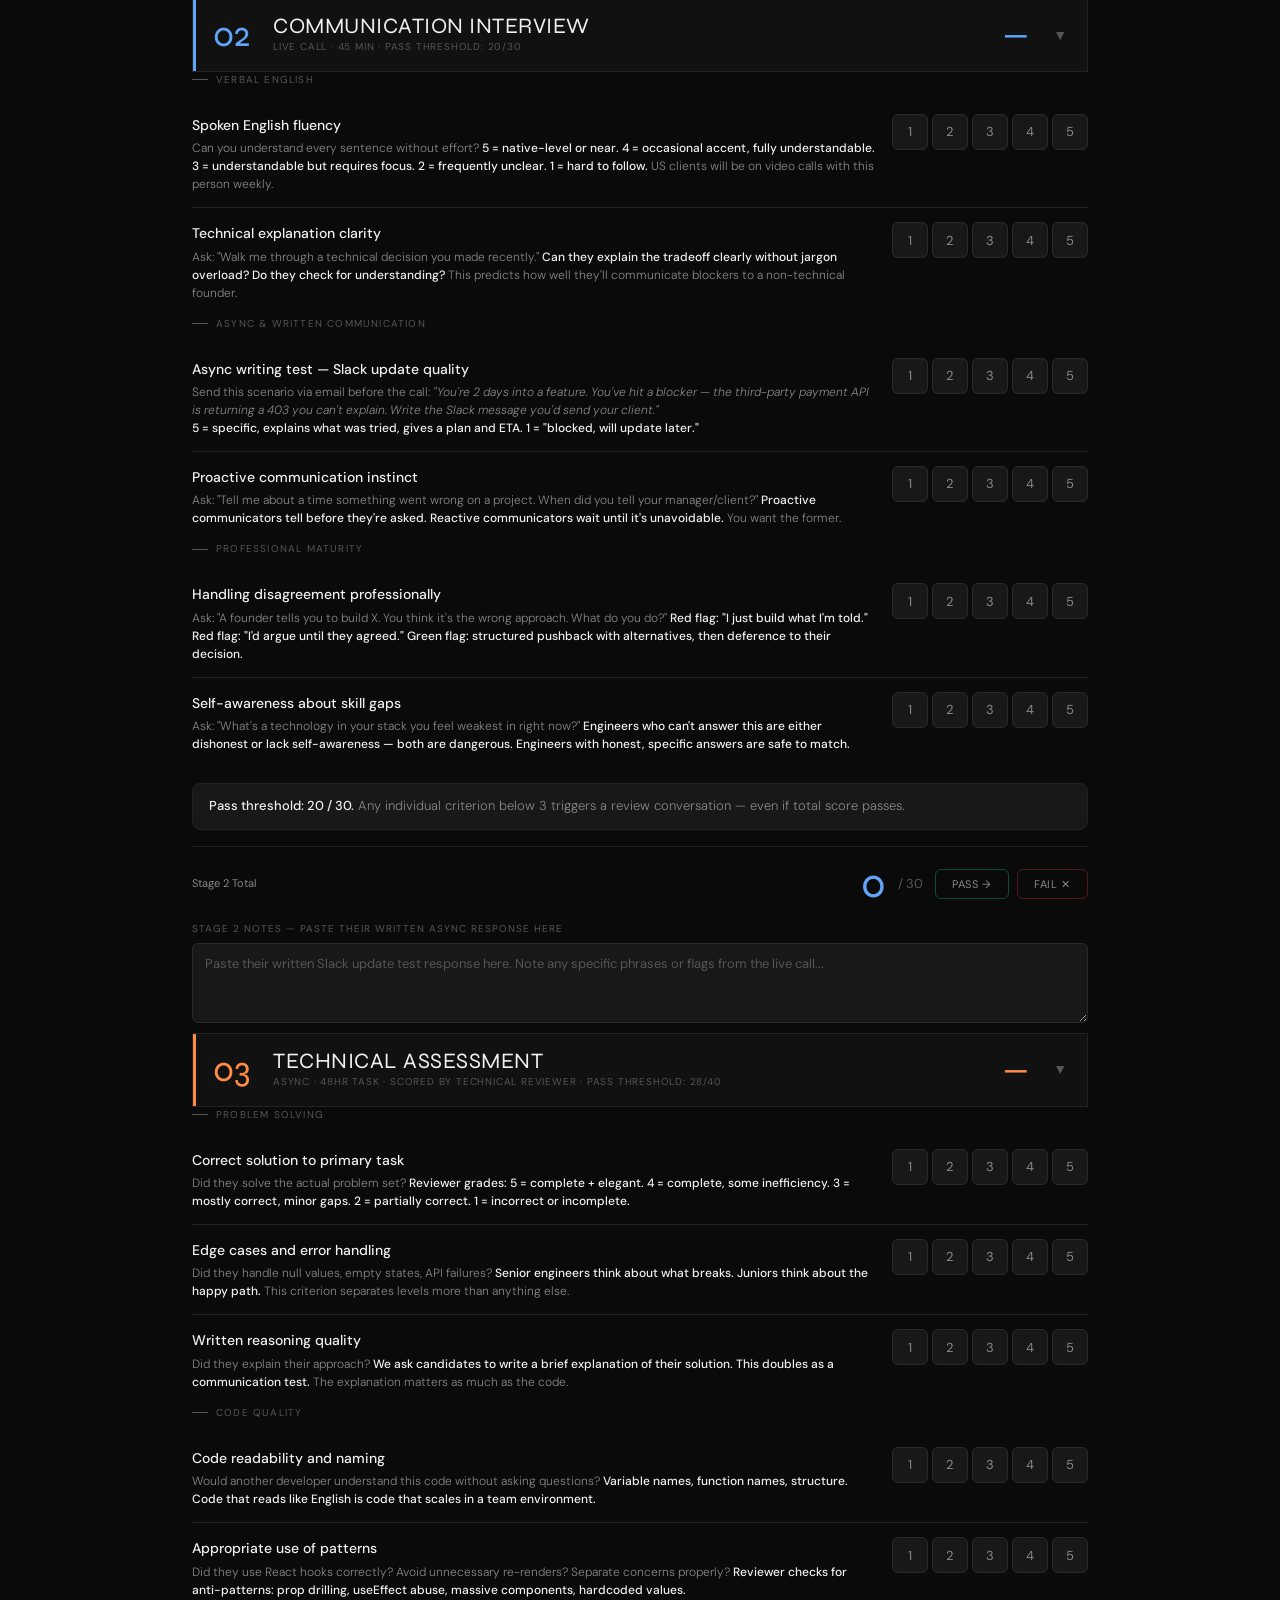
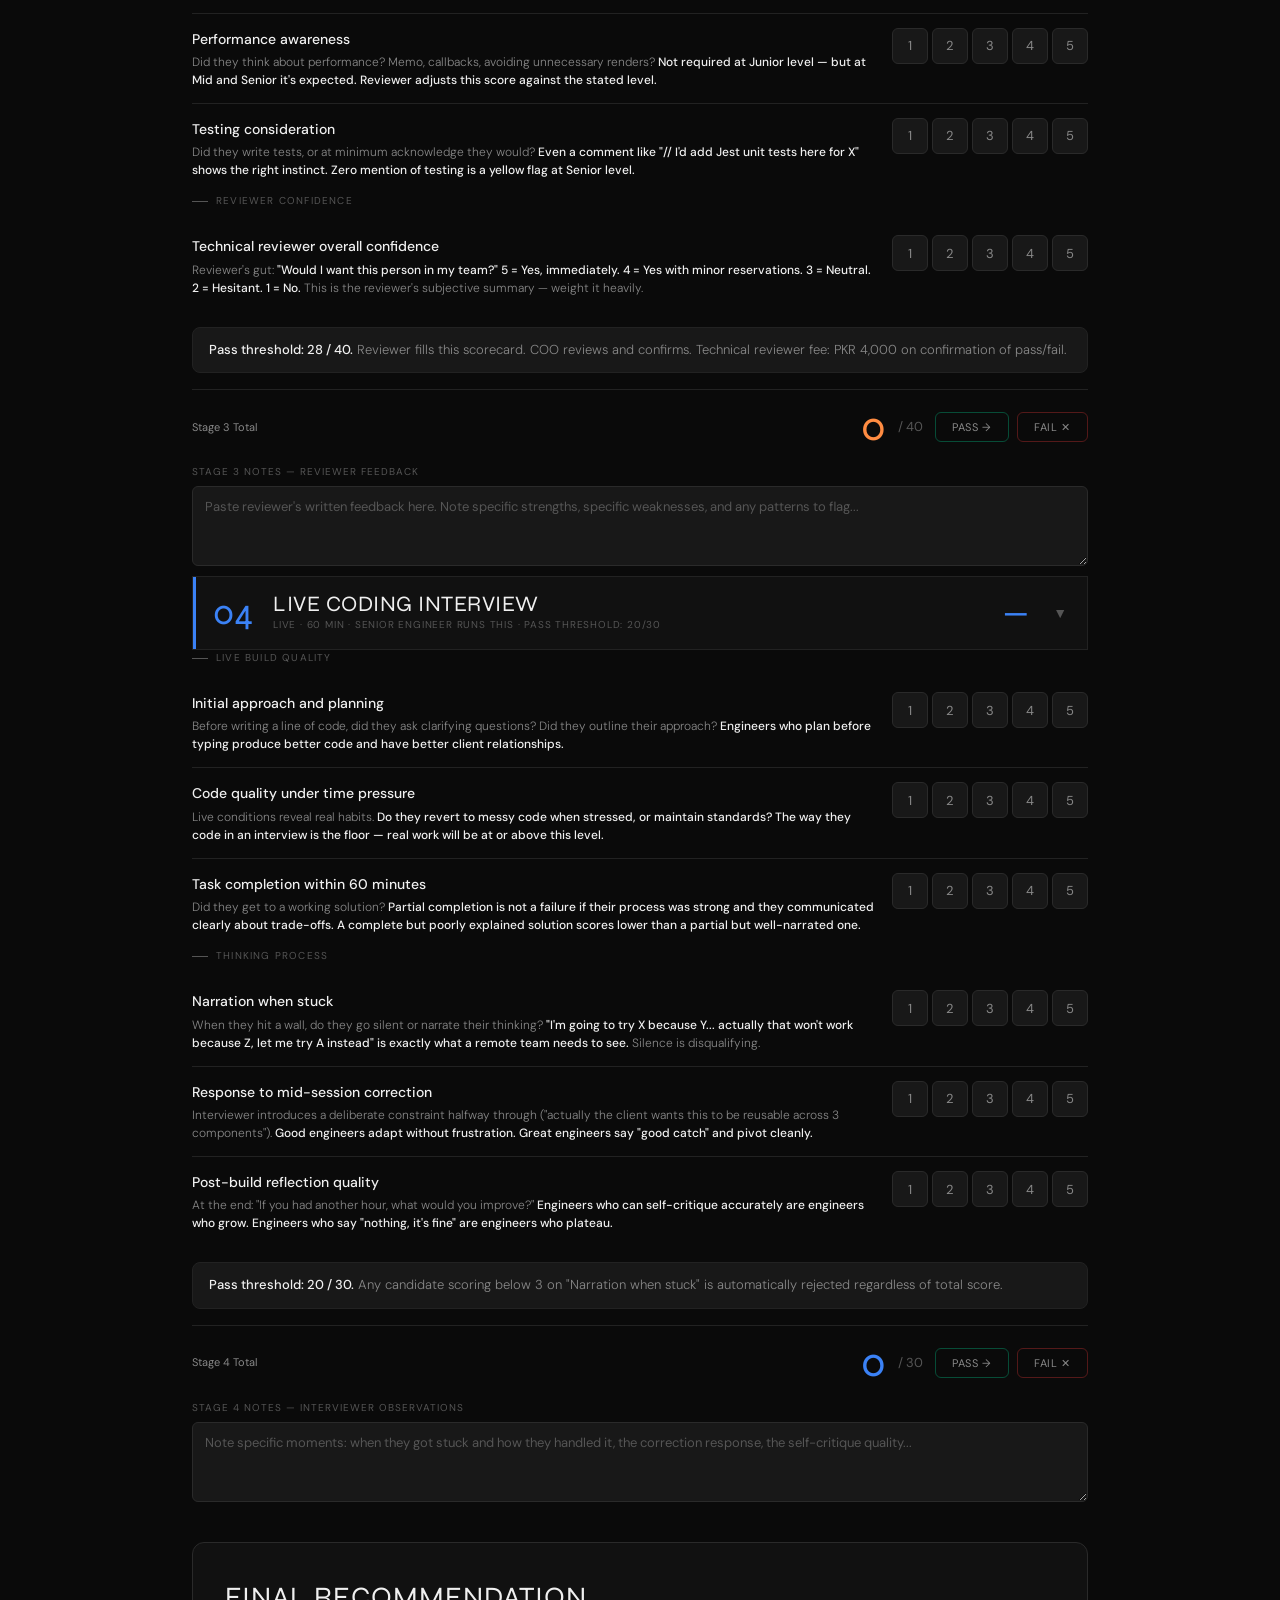
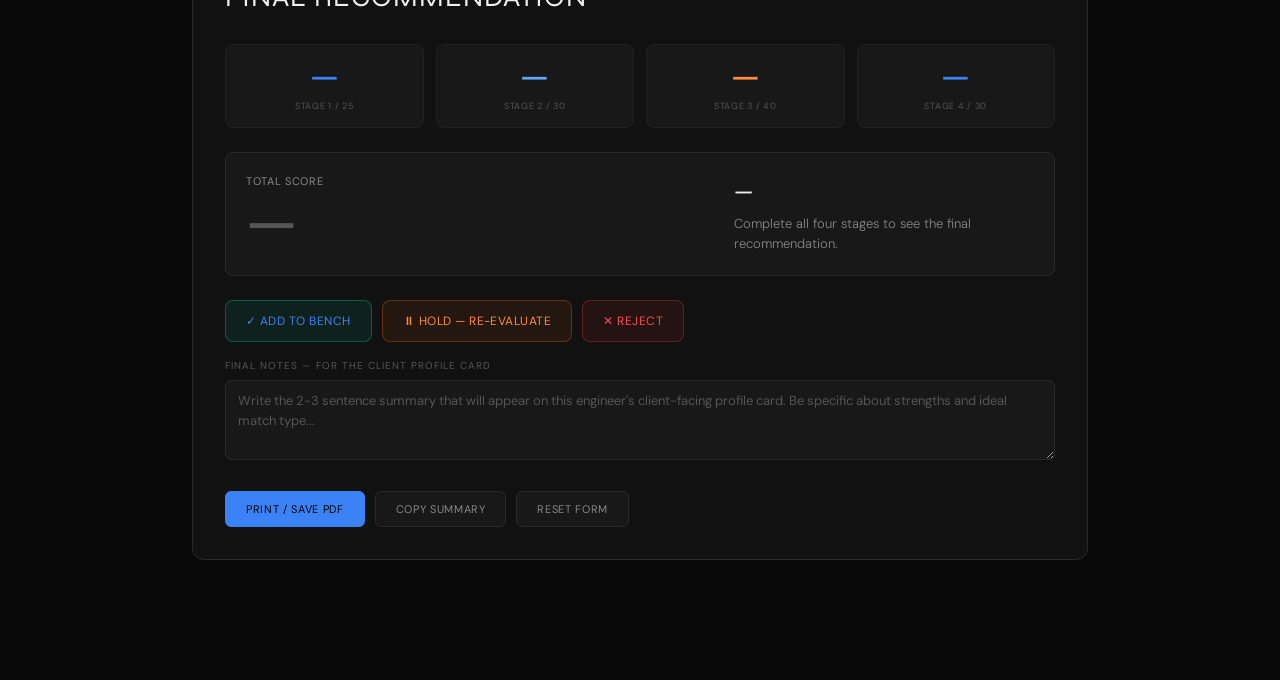
<file: ops/scorecard.html>
﻿<!DOCTYPE html>
<html lang="en">
<head>
<meta charset="UTF-8">
<meta name="viewport" content="width=device-width, initial-scale=1.0">
<title>Staffd.dev — Vetting Scorecard</title>
<link rel="preconnect" href="https://fonts.googleapis.com">
<link href="https://fonts.googleapis.com/css2?family=Syne:wght@400;500;600;700;800&family=DM+Sans:ital,wght@0,300;0,400;0,500;1,300&display=swap" rel="stylesheet">
<link rel="stylesheet" href="../assets/shared.css">
<link rel="stylesheet" href="../assets/ops.css">
<link rel="stylesheet" href="../assets/ops-scorecard.css">
</head>
<body>
<a href="../index.html" class="ops-back">← staffd.dev</a>

<div class="page">

  <div class="pg-kicker">STAFFD.DEV · TALENT OPS</div>
  <h1 class="pg-h1">VETTING<br><em>SCORECARD</em></h1>
  <p class="pg-sub">Complete one scorecard per candidate. All four stages must be completed in order. <strong>Minimum pass score per stage applies before advancing.</strong> Final recommendation auto-calculates from stage totals.</p>

  <!-- CANDIDATE INFO -->
  <div class="candidate-card">
    <div class="card-title">CANDIDATE INFORMATION</div>
    <div class="field-grid">
      <div class="field"><label>Full Name</label><input type="text" id="c-name" placeholder="Engineer full name"></div>
      <div class="field"><label>Email</label><input type="text" id="c-email" placeholder="candidate@email.com"></div>
      <div class="field"><label>GitHub URL</label><input type="text" id="c-github" placeholder="github.com/username"></div>
      <div class="field"><label>Primary Stack</label>
        <select id="c-stack">
          <option value="">Select stack</option>
          <option>React / Frontend</option>
          <option>Node.js / Backend</option>
          <option>Full-Stack (React + Node)</option>
          <option>Python / Django</option>
          <option>React Native</option>
          <option>QA Engineer</option>
          <option>DevOps / AWS</option>
        </select>
      </div>
      <div class="field"><label>Years Experience</label>
        <select id="c-exp">
          <option value="">Select level</option>
          <option>1–3 years (Junior)</option>
          <option>3–6 years (Mid)</option>
          <option>6+ years (Senior)</option>
        </select>
      </div>
      <div class="field"><label>Requested Rate (USD/mo)</label><input type="text" id="c-rate" placeholder="e.g. $4,500"></div>
      <div class="field"><label>Availability</label>
        <select id="c-avail">
          <option value="">Select</option>
          <option>Immediately available</option>
          <option>Available in 1 week</option>
          <option>Available in 2 weeks</option>
          <option>Available in 1 month</option>
        </select>
      </div>
      <div class="field"><label>Referred By</label><input type="text" id="c-ref" placeholder="Source / referrer"></div>
      <div class="field"><label>Assessed By (COO)</label><input type="text" id="c-assessor" placeholder="Your name"></div>
    </div>
  </div>

  <!-- STAGE 1 -->
  <div class="stage s1 open" id="stage1">
    <div class="stage-header" onclick="toggleStage('stage1')">
      <div class="stage-num">01</div>
      <div class="stage-meta">
        <div class="stage-name">CV + GITHUB AUDIT</div>
        <div class="stage-desc">ASYNC · 30 MIN REVIEW · PASS THRESHOLD: 16/25</div>
      </div>
      <div class="stage-score-display" id="s1-display" style="color:var(--accent)">—</div>
      <div class="stage-pass-badge" id="s1-badge"></div>
      <div class="stage-chevron">▼</div>
    </div>
    <div class="stage-body">
      <div class="criteria-section">
        <div class="criteria-section-title">CODE QUALITY SIGNALS</div>
        <div class="criterion">
          <div class="criterion-info">
            <div class="criterion-name">Real shipped code in production</div>
            <div class="criterion-desc">Evidence of deployed apps, live URLs, real user-facing features. <strong>Not tutorials, not forks, not "personal projects" with 1 commit.</strong> You need to find something users touched.</div>
          </div>
          <div class="score-btns" data-stage="1" data-key="s1k1">
            <button class="score-btn" onclick="score(this,1,'s1k1',1)">1</button>
            <button class="score-btn" onclick="score(this,1,'s1k1',2)">2</button>
            <button class="score-btn" onclick="score(this,1,'s1k1',3)">3</button>
            <button class="score-btn" onclick="score(this,1,'s1k1',4)">4</button>
            <button class="score-btn" onclick="score(this,1,'s1k1',5)">5</button>
          </div>
        </div>
        <div class="criterion">
          <div class="criterion-info">
            <div class="criterion-name">GitHub commit history depth</div>
            <div class="criterion-desc">Look at commit messages — are they meaningful ("fix auth middleware token expiry bug") or lazy ("update", "fix", "changes")? <strong>Commit message quality predicts async communication quality.</strong></div>
          </div>
          <div class="score-btns">
            <button class="score-btn" onclick="score(this,1,'s1k2',1)">1</button>
            <button class="score-btn" onclick="score(this,1,'s1k2',2)">2</button>
            <button class="score-btn" onclick="score(this,1,'s1k2',3)">3</button>
            <button class="score-btn" onclick="score(this,1,'s1k2',4)">4</button>
            <button class="score-btn" onclick="score(this,1,'s1k2',5)">5</button>
          </div>
        </div>
        <div class="criterion">
          <div class="criterion-info">
            <div class="criterion-name">Code organisation and README quality</div>
            <div class="criterion-desc">Does their repo have a README? Is it useful? Is the folder structure logical? <strong>Engineers who document for others are engineers who communicate with clients.</strong></div>
          </div>
          <div class="score-btns">
            <button class="score-btn" onclick="score(this,1,'s1k3',1)">1</button>
            <button class="score-btn" onclick="score(this,1,'s1k3',2)">2</button>
            <button class="score-btn" onclick="score(this,1,'s1k3',3)">3</button>
            <button class="score-btn" onclick="score(this,1,'s1k3',4)">4</button>
            <button class="score-btn" onclick="score(this,1,'s1k3',5)">5</button>
          </div>
        </div>
      </div>
      <div class="criteria-section">
        <div class="criteria-section-title">EXPERIENCE SIGNALS</div>
        <div class="criterion">
          <div class="criterion-info">
            <div class="criterion-name">Employment timeline consistency</div>
            <div class="criterion-desc">Are there unexplained gaps? Do the dates on LinkedIn match the CV? <strong>Short stints (under 6 months) at multiple employers is a yellow flag — ask about each one.</strong></div>
          </div>
          <div class="score-btns">
            <button class="score-btn" onclick="score(this,1,'s1k4',1)">1</button>
            <button class="score-btn" onclick="score(this,1,'s1k4',2)">2</button>
            <button class="score-btn" onclick="score(this,1,'s1k4',3)">3</button>
            <button class="score-btn" onclick="score(this,1,'s1k4',4)">4</button>
            <button class="score-btn" onclick="score(this,1,'s1k4',5)">5</button>
          </div>
        </div>
        <div class="criterion">
          <div class="criterion-info">
            <div class="criterion-name">Stack depth vs stated level</div>
            <div class="criterion-desc">Does their GitHub actually show 4+ years of React experience if they claim senior? Or is it Surface-level usage of frameworks? <strong>Self-reported seniority is often inflated by 1 level.</strong></div>
          </div>
          <div class="score-btns">
            <button class="score-btn" onclick="score(this,1,'s1k5',1)">1</button>
            <button class="score-btn" onclick="score(this,1,'s1k5',2)">2</button>
            <button class="score-btn" onclick="score(this,1,'s1k5',3)">3</button>
            <button class="score-btn" onclick="score(this,1,'s1k5',4)">4</button>
            <button class="score-btn" onclick="score(this,1,'s1k5',5)">5</button>
          </div>
        </div>
      </div>
      <div class="pass-threshold">
        <div class="pt-text"><strong>Pass threshold: 16 / 25</strong> — candidates scoring below 16 are rejected at Stage 1. No exceptions.</div>
        <div style="font-family:var(--font-body);font-size:11px;color:var(--text3)">SCORES: 1=Absent · 2=Weak · 3=Average · 4=Strong · 5=Exceptional</div>
      </div>
      <div class="stage-total-row">
        <div class="stl">Stage 1 Total</div>
        <div class="stage-total-num" id="s1-total" style="color:var(--accent)">0</div>
        <div class="stage-total-max">/ 25</div>
        <div class="stage-decision">
          <button class="decision-btn btn-pass" id="s1-pass" onclick="setDecision(1,'pass')">PASS →</button>
          <button class="decision-btn btn-fail" id="s1-fail" onclick="setDecision(1,'fail')">FAIL ✕</button>
        </div>
      </div>
      <div class="notes-field" style="margin-top:16px">
        <label>Stage 1 Notes</label>
        <textarea id="s1-notes" placeholder="Key observations, red flags, links to specific repos or commits worth noting..."></textarea>
      </div>
    </div>
  </div>

  <!-- STAGE 2 -->
  <div class="stage s2" id="stage2">
    <div class="stage-header" onclick="toggleStage('stage2')">
      <div class="stage-num">02</div>
      <div class="stage-meta">
        <div class="stage-name">COMMUNICATION INTERVIEW</div>
        <div class="stage-desc">LIVE CALL · 45 MIN · PASS THRESHOLD: 20/30</div>
      </div>
      <div class="stage-score-display" id="s2-display" style="color:var(--cyan)">—</div>
      <div class="stage-pass-badge" id="s2-badge"></div>
      <div class="stage-chevron">▼</div>
    </div>
    <div class="stage-body">
      <div class="criteria-section">
        <div class="criteria-section-title">VERBAL ENGLISH</div>
        <div class="criterion">
          <div class="criterion-info">
            <div class="criterion-name">Spoken English fluency</div>
            <div class="criterion-desc">Can you understand every sentence without effort? <strong>5 = native-level or near. 4 = occasional accent, fully understandable. 3 = understandable but requires focus. 2 = frequently unclear. 1 = hard to follow.</strong> US clients will be on video calls with this person weekly.</div>
          </div>
          <div class="score-btns">
            <button class="score-btn" onclick="score(this,2,'s2k1',1)">1</button>
            <button class="score-btn" onclick="score(this,2,'s2k1',2)">2</button>
            <button class="score-btn" onclick="score(this,2,'s2k1',3)">3</button>
            <button class="score-btn" onclick="score(this,2,'s2k1',4)">4</button>
            <button class="score-btn" onclick="score(this,2,'s2k1',5)">5</button>
          </div>
        </div>
        <div class="criterion">
          <div class="criterion-info">
            <div class="criterion-name">Technical explanation clarity</div>
            <div class="criterion-desc">Ask: "Walk me through a technical decision you made recently." <strong>Can they explain the tradeoff clearly without jargon overload? Do they check for understanding?</strong> This predicts how well they'll communicate blockers to a non-technical founder.</div>
          </div>
          <div class="score-btns">
            <button class="score-btn" onclick="score(this,2,'s2k2',1)">1</button>
            <button class="score-btn" onclick="score(this,2,'s2k2',2)">2</button>
            <button class="score-btn" onclick="score(this,2,'s2k2',3)">3</button>
            <button class="score-btn" onclick="score(this,2,'s2k2',4)">4</button>
            <button class="score-btn" onclick="score(this,2,'s2k2',5)">5</button>
          </div>
        </div>
      </div>
      <div class="criteria-section">
        <div class="criteria-section-title">ASYNC & WRITTEN COMMUNICATION</div>
        <div class="criterion">
          <div class="criterion-info">
            <div class="criterion-name">Async writing test — Slack update quality</div>
            <div class="criterion-desc">Send this scenario via email before the call: <em>"You're 2 days into a feature. You've hit a blocker — the third-party payment API is returning a 403 you can't explain. Write the Slack message you'd send your client."</em><br><strong>5 = specific, explains what was tried, gives a plan and ETA. 1 = "blocked, will update later."</strong></div>
          </div>
          <div class="score-btns">
            <button class="score-btn" onclick="score(this,2,'s2k3',1)">1</button>
            <button class="score-btn" onclick="score(this,2,'s2k3',2)">2</button>
            <button class="score-btn" onclick="score(this,2,'s2k3',3)">3</button>
            <button class="score-btn" onclick="score(this,2,'s2k3',4)">4</button>
            <button class="score-btn" onclick="score(this,2,'s2k3',5)">5</button>
          </div>
        </div>
        <div class="criterion">
          <div class="criterion-info">
            <div class="criterion-name">Proactive communication instinct</div>
            <div class="criterion-desc">Ask: "Tell me about a time something went wrong on a project. When did you tell your manager/client?" <strong>Proactive communicators tell before they're asked. Reactive communicators wait until it's unavoidable.</strong> You want the former.</div>
          </div>
          <div class="score-btns">
            <button class="score-btn" onclick="score(this,2,'s2k4',1)">1</button>
            <button class="score-btn" onclick="score(this,2,'s2k4',2)">2</button>
            <button class="score-btn" onclick="score(this,2,'s2k4',3)">3</button>
            <button class="score-btn" onclick="score(this,2,'s2k4',4)">4</button>
            <button class="score-btn" onclick="score(this,2,'s2k4',5)">5</button>
          </div>
        </div>
      </div>
      <div class="criteria-section">
        <div class="criteria-section-title">PROFESSIONAL MATURITY</div>
        <div class="criterion">
          <div class="criterion-info">
            <div class="criterion-name">Handling disagreement professionally</div>
            <div class="criterion-desc">Ask: "A founder tells you to build X. You think it's the wrong approach. What do you do?" <strong>Red flag: "I just build what I'm told." Red flag: "I'd argue until they agreed." Green flag: structured pushback with alternatives, then deference to their decision.</strong></div>
          </div>
          <div class="score-btns">
            <button class="score-btn" onclick="score(this,2,'s2k5',1)">1</button>
            <button class="score-btn" onclick="score(this,2,'s2k5',2)">2</button>
            <button class="score-btn" onclick="score(this,2,'s2k5',3)">3</button>
            <button class="score-btn" onclick="score(this,2,'s2k5',4)">4</button>
            <button class="score-btn" onclick="score(this,2,'s2k5',5)">5</button>
          </div>
        </div>
        <div class="criterion">
          <div class="criterion-info">
            <div class="criterion-name">Self-awareness about skill gaps</div>
            <div class="criterion-desc">Ask: "What's a technology in your stack you feel weakest in right now?" <strong>Engineers who can't answer this are either dishonest or lack self-awareness — both are dangerous. Engineers with honest, specific answers are safe to match.</strong></div>
          </div>
          <div class="score-btns">
            <button class="score-btn" onclick="score(this,2,'s2k6',1)">1</button>
            <button class="score-btn" onclick="score(this,2,'s2k6',2)">2</button>
            <button class="score-btn" onclick="score(this,2,'s2k6',3)">3</button>
            <button class="score-btn" onclick="score(this,2,'s2k6',4)">4</button>
            <button class="score-btn" onclick="score(this,2,'s2k6',5)">5</button>
          </div>
        </div>
      </div>
      <div class="pass-threshold">
        <div class="pt-text"><strong>Pass threshold: 20 / 30.</strong> Any individual criterion below 3 triggers a review conversation — even if total score passes.</div>
      </div>
      <div class="stage-total-row">
        <div class="stl">Stage 2 Total</div>
        <div class="stage-total-num" id="s2-total" style="color:var(--cyan)">0</div>
        <div class="stage-total-max">/ 30</div>
        <div class="stage-decision">
          <button class="decision-btn btn-pass" id="s2-pass" onclick="setDecision(2,'pass')">PASS →</button>
          <button class="decision-btn btn-fail" id="s2-fail" onclick="setDecision(2,'fail')">FAIL ✕</button>
        </div>
      </div>
      <div class="notes-field" style="margin-top:16px">
        <label>Stage 2 Notes — paste their written async response here</label>
        <textarea id="s2-notes" placeholder="Paste their written Slack update test response here. Note any specific phrases or flags from the live call..."></textarea>
      </div>
    </div>
  </div>

  <!-- STAGE 3 -->
  <div class="stage s3" id="stage3">
    <div class="stage-header" onclick="toggleStage('stage3')">
      <div class="stage-num">03</div>
      <div class="stage-meta">
        <div class="stage-name">TECHNICAL ASSESSMENT</div>
        <div class="stage-desc">ASYNC · 48HR TASK · SCORED BY TECHNICAL REVIEWER · PASS THRESHOLD: 28/40</div>
      </div>
      <div class="stage-score-display" id="s3-display" style="color:var(--orange)">—</div>
      <div class="stage-pass-badge" id="s3-badge"></div>
      <div class="stage-chevron">▼</div>
    </div>
    <div class="stage-body">
      <div class="criteria-section">
        <div class="criteria-section-title">PROBLEM SOLVING</div>
        <div class="criterion">
          <div class="criterion-info">
            <div class="criterion-name">Correct solution to primary task</div>
            <div class="criterion-desc">Did they solve the actual problem set? <strong>Reviewer grades: 5 = complete + elegant. 4 = complete, some inefficiency. 3 = mostly correct, minor gaps. 2 = partially correct. 1 = incorrect or incomplete.</strong></div>
          </div>
          <div class="score-btns">
            <button class="score-btn" onclick="score(this,3,'s3k1',1)">1</button>
            <button class="score-btn" onclick="score(this,3,'s3k1',2)">2</button>
            <button class="score-btn" onclick="score(this,3,'s3k1',3)">3</button>
            <button class="score-btn" onclick="score(this,3,'s3k1',4)">4</button>
            <button class="score-btn" onclick="score(this,3,'s3k1',5)">5</button>
          </div>
        </div>
        <div class="criterion">
          <div class="criterion-info">
            <div class="criterion-name">Edge cases and error handling</div>
            <div class="criterion-desc">Did they handle null values, empty states, API failures? <strong>Senior engineers think about what breaks. Juniors think about the happy path.</strong> This criterion separates levels more than anything else.</div>
          </div>
          <div class="score-btns">
            <button class="score-btn" onclick="score(this,3,'s3k2',1)">1</button>
            <button class="score-btn" onclick="score(this,3,'s3k2',2)">2</button>
            <button class="score-btn" onclick="score(this,3,'s3k2',3)">3</button>
            <button class="score-btn" onclick="score(this,3,'s3k2',4)">4</button>
            <button class="score-btn" onclick="score(this,3,'s3k2',5)">5</button>
          </div>
        </div>
        <div class="criterion">
          <div class="criterion-info">
            <div class="criterion-name">Written reasoning quality</div>
            <div class="criterion-desc">Did they explain their approach? <strong>We ask candidates to write a brief explanation of their solution. This doubles as a communication test.</strong> The explanation matters as much as the code.</div>
          </div>
          <div class="score-btns">
            <button class="score-btn" onclick="score(this,3,'s3k3',1)">1</button>
            <button class="score-btn" onclick="score(this,3,'s3k3',2)">2</button>
            <button class="score-btn" onclick="score(this,3,'s3k3',3)">3</button>
            <button class="score-btn" onclick="score(this,3,'s3k3',4)">4</button>
            <button class="score-btn" onclick="score(this,3,'s3k3',5)">5</button>
          </div>
        </div>
      </div>
      <div class="criteria-section">
        <div class="criteria-section-title">CODE QUALITY</div>
        <div class="criterion">
          <div class="criterion-info">
            <div class="criterion-name">Code readability and naming</div>
            <div class="criterion-desc">Would another developer understand this code without asking questions? <strong>Variable names, function names, structure. Code that reads like English is code that scales in a team environment.</strong></div>
          </div>
          <div class="score-btns">
            <button class="score-btn" onclick="score(this,3,'s3k4',1)">1</button>
            <button class="score-btn" onclick="score(this,3,'s3k4',2)">2</button>
            <button class="score-btn" onclick="score(this,3,'s3k4',3)">3</button>
            <button class="score-btn" onclick="score(this,3,'s3k4',4)">4</button>
            <button class="score-btn" onclick="score(this,3,'s3k4',5)">5</button>
          </div>
        </div>
        <div class="criterion">
          <div class="criterion-info">
            <div class="criterion-name">Appropriate use of patterns</div>
            <div class="criterion-desc">Did they use React hooks correctly? Avoid unnecessary re-renders? Separate concerns properly? <strong>Reviewer checks for anti-patterns: prop drilling, useEffect abuse, massive components, hardcoded values.</strong></div>
          </div>
          <div class="score-btns">
            <button class="score-btn" onclick="score(this,3,'s3k5',1)">1</button>
            <button class="score-btn" onclick="score(this,3,'s3k5',2)">2</button>
            <button class="score-btn" onclick="score(this,3,'s3k5',3)">3</button>
            <button class="score-btn" onclick="score(this,3,'s3k5',4)">4</button>
            <button class="score-btn" onclick="score(this,3,'s3k5',5)">5</button>
          </div>
        </div>
        <div class="criterion">
          <div class="criterion-info">
            <div class="criterion-name">Performance awareness</div>
            <div class="criterion-desc">Did they think about performance? Memo, callbacks, avoiding unnecessary renders? <strong>Not required at Junior level — but at Mid and Senior it's expected. Reviewer adjusts this score against the stated level.</strong></div>
          </div>
          <div class="score-btns">
            <button class="score-btn" onclick="score(this,3,'s3k6',1)">1</button>
            <button class="score-btn" onclick="score(this,3,'s3k6',2)">2</button>
            <button class="score-btn" onclick="score(this,3,'s3k6',3)">3</button>
            <button class="score-btn" onclick="score(this,3,'s3k6',4)">4</button>
            <button class="score-btn" onclick="score(this,3,'s3k6',5)">5</button>
          </div>
        </div>
        <div class="criterion">
          <div class="criterion-info">
            <div class="criterion-name">Testing consideration</div>
            <div class="criterion-desc">Did they write tests, or at minimum acknowledge they would? <strong>Even a comment like "// I'd add Jest unit tests here for X" shows the right instinct. Zero mention of testing is a yellow flag at Senior level.</strong></div>
          </div>
          <div class="score-btns">
            <button class="score-btn" onclick="score(this,3,'s3k7',1)">1</button>
            <button class="score-btn" onclick="score(this,3,'s3k7',2)">2</button>
            <button class="score-btn" onclick="score(this,3,'s3k7',3)">3</button>
            <button class="score-btn" onclick="score(this,3,'s3k7',4)">4</button>
            <button class="score-btn" onclick="score(this,3,'s3k7',5)">5</button>
          </div>
        </div>
      </div>
      <div class="criteria-section">
        <div class="criteria-section-title">REVIEWER CONFIDENCE</div>
        <div class="criterion">
          <div class="criterion-info">
            <div class="criterion-name">Technical reviewer overall confidence</div>
            <div class="criterion-desc">Reviewer's gut: <strong>"Would I want this person in my team?" 5 = Yes, immediately. 4 = Yes with minor reservations. 3 = Neutral. 2 = Hesitant. 1 = No.</strong> This is the reviewer's subjective summary — weight it heavily.</div>
          </div>
          <div class="score-btns">
            <button class="score-btn" onclick="score(this,3,'s3k8',1)">1</button>
            <button class="score-btn" onclick="score(this,3,'s3k8',2)">2</button>
            <button class="score-btn" onclick="score(this,3,'s3k8',3)">3</button>
            <button class="score-btn" onclick="score(this,3,'s3k8',4)">4</button>
            <button class="score-btn" onclick="score(this,3,'s3k8',5)">5</button>
          </div>
        </div>
      </div>
      <div class="pass-threshold">
        <div class="pt-text"><strong>Pass threshold: 28 / 40.</strong> Reviewer fills this scorecard. COO reviews and confirms. Technical reviewer fee: PKR 4,000 on confirmation of pass/fail.</div>
      </div>
      <div class="stage-total-row">
        <div class="stl">Stage 3 Total</div>
        <div class="stage-total-num" id="s3-total" style="color:var(--orange)">0</div>
        <div class="stage-total-max">/ 40</div>
        <div class="stage-decision">
          <button class="decision-btn btn-pass" id="s3-pass" onclick="setDecision(3,'pass')">PASS →</button>
          <button class="decision-btn btn-fail" id="s3-fail" onclick="setDecision(3,'fail')">FAIL ✕</button>
        </div>
      </div>
      <div class="notes-field" style="margin-top:16px">
        <label>Stage 3 Notes — Reviewer Feedback</label>
        <textarea id="s3-notes" placeholder="Paste reviewer's written feedback here. Note specific strengths, specific weaknesses, and any patterns to flag..."></textarea>
      </div>
    </div>
  </div>

  <!-- STAGE 4 -->
  <div class="stage s4" id="stage4">
    <div class="stage-header" onclick="toggleStage('stage4')">
      <div class="stage-num">04</div>
      <div class="stage-meta">
        <div class="stage-name">LIVE CODING INTERVIEW</div>
        <div class="stage-desc">LIVE · 60 MIN · SENIOR ENGINEER RUNS THIS · PASS THRESHOLD: 20/30</div>
      </div>
      <div class="stage-score-display" id="s4-display" style="color:var(--accent)">—</div>
      <div class="stage-pass-badge" id="s4-badge"></div>
      <div class="stage-chevron">▼</div>
    </div>
    <div class="stage-body">
      <div class="criteria-section">
        <div class="criteria-section-title">LIVE BUILD QUALITY</div>
        <div class="criterion">
          <div class="criterion-info">
            <div class="criterion-name">Initial approach and planning</div>
            <div class="criterion-desc">Before writing a line of code, did they ask clarifying questions? Did they outline their approach? <strong>Engineers who plan before typing produce better code and have better client relationships.</strong></div>
          </div>
          <div class="score-btns">
            <button class="score-btn" onclick="score(this,4,'s4k1',1)">1</button>
            <button class="score-btn" onclick="score(this,4,'s4k1',2)">2</button>
            <button class="score-btn" onclick="score(this,4,'s4k1',3)">3</button>
            <button class="score-btn" onclick="score(this,4,'s4k1',4)">4</button>
            <button class="score-btn" onclick="score(this,4,'s4k1',5)">5</button>
          </div>
        </div>
        <div class="criterion">
          <div class="criterion-info">
            <div class="criterion-name">Code quality under time pressure</div>
            <div class="criterion-desc">Live conditions reveal real habits. <strong>Do they revert to messy code when stressed, or maintain standards? The way they code in an interview is the floor — real work will be at or above this level.</strong></div>
          </div>
          <div class="score-btns">
            <button class="score-btn" onclick="score(this,4,'s4k2',1)">1</button>
            <button class="score-btn" onclick="score(this,4,'s4k2',2)">2</button>
            <button class="score-btn" onclick="score(this,4,'s4k2',3)">3</button>
            <button class="score-btn" onclick="score(this,4,'s4k2',4)">4</button>
            <button class="score-btn" onclick="score(this,4,'s4k2',5)">5</button>
          </div>
        </div>
        <div class="criterion">
          <div class="criterion-info">
            <div class="criterion-name">Task completion within 60 minutes</div>
            <div class="criterion-desc">Did they get to a working solution? <strong>Partial completion is not a failure if their process was strong and they communicated clearly about trade-offs. A complete but poorly explained solution scores lower than a partial but well-narrated one.</strong></div>
          </div>
          <div class="score-btns">
            <button class="score-btn" onclick="score(this,4,'s4k3',1)">1</button>
            <button class="score-btn" onclick="score(this,4,'s4k3',2)">2</button>
            <button class="score-btn" onclick="score(this,4,'s4k3',3)">3</button>
            <button class="score-btn" onclick="score(this,4,'s4k3',4)">4</button>
            <button class="score-btn" onclick="score(this,4,'s4k3',5)">5</button>
          </div>
        </div>
      </div>
      <div class="criteria-section">
        <div class="criteria-section-title">THINKING PROCESS</div>
        <div class="criterion">
          <div class="criterion-info">
            <div class="criterion-name">Narration when stuck</div>
            <div class="criterion-desc">When they hit a wall, do they go silent or narrate their thinking? <strong>"I'm going to try X because Y... actually that won't work because Z, let me try A instead" is exactly what a remote team needs to see.</strong> Silence is disqualifying.</div>
          </div>
          <div class="score-btns">
            <button class="score-btn" onclick="score(this,4,'s4k4',1)">1</button>
            <button class="score-btn" onclick="score(this,4,'s4k4',2)">2</button>
            <button class="score-btn" onclick="score(this,4,'s4k4',3)">3</button>
            <button class="score-btn" onclick="score(this,4,'s4k4',4)">4</button>
            <button class="score-btn" onclick="score(this,4,'s4k4',5)">5</button>
          </div>
        </div>
        <div class="criterion">
          <div class="criterion-info">
            <div class="criterion-name">Response to mid-session correction</div>
            <div class="criterion-desc">Interviewer introduces a deliberate constraint halfway through ("actually the client wants this to be reusable across 3 components"). <strong>Good engineers adapt without frustration. Great engineers say "good catch" and pivot cleanly.</strong></div>
          </div>
          <div class="score-btns">
            <button class="score-btn" onclick="score(this,4,'s4k5',1)">1</button>
            <button class="score-btn" onclick="score(this,4,'s4k5',2)">2</button>
            <button class="score-btn" onclick="score(this,4,'s4k5',3)">3</button>
            <button class="score-btn" onclick="score(this,4,'s4k5',4)">4</button>
            <button class="score-btn" onclick="score(this,4,'s4k5',5)">5</button>
          </div>
        </div>
        <div class="criterion">
          <div class="criterion-info">
            <div class="criterion-name">Post-build reflection quality</div>
            <div class="criterion-desc">At the end: "If you had another hour, what would you improve?" <strong>Engineers who can self-critique accurately are engineers who grow. Engineers who say "nothing, it's fine" are engineers who plateau.</strong></div>
          </div>
          <div class="score-btns">
            <button class="score-btn" onclick="score(this,4,'s4k6',1)">1</button>
            <button class="score-btn" onclick="score(this,4,'s4k6',2)">2</button>
            <button class="score-btn" onclick="score(this,4,'s4k6',3)">3</button>
            <button class="score-btn" onclick="score(this,4,'s4k6',4)">4</button>
            <button class="score-btn" onclick="score(this,4,'s4k6',5)">5</button>
          </div>
        </div>
      </div>
      <div class="pass-threshold">
        <div class="pt-text"><strong>Pass threshold: 20 / 30.</strong> Any candidate scoring below 3 on "Narration when stuck" is automatically rejected regardless of total score.</div>
      </div>
      <div class="stage-total-row">
        <div class="stl">Stage 4 Total</div>
        <div class="stage-total-num" id="s4-total" style="color:var(--accent)">0</div>
        <div class="stage-total-max">/ 30</div>
        <div class="stage-decision">
          <button class="decision-btn btn-pass" id="s4-pass" onclick="setDecision(4,'pass')">PASS →</button>
          <button class="decision-btn btn-fail" id="s4-fail" onclick="setDecision(4,'fail')">FAIL ✕</button>
        </div>
      </div>
      <div class="notes-field" style="margin-top:16px">
        <label>Stage 4 Notes — Interviewer Observations</label>
        <textarea id="s4-notes" placeholder="Note specific moments: when they got stuck and how they handled it, the correction response, the self-critique quality..."></textarea>
      </div>
    </div>
  </div>

  <!-- FINAL RECOMMENDATION -->
  <div class="final-card">
    <div class="fc-title">FINAL RECOMMENDATION</div>
    <div class="fc-scores">
      <div class="fc-score"><div class="fc-score-num" id="fc-s1" style="color:var(--accent)">—</div><div class="fc-score-label">Stage 1 / 25</div></div>
      <div class="fc-score"><div class="fc-score-num" id="fc-s2" style="color:var(--cyan)">—</div><div class="fc-score-label">Stage 2 / 30</div></div>
      <div class="fc-score"><div class="fc-score-num" id="fc-s3" style="color:var(--orange)">—</div><div class="fc-score-label">Stage 3 / 40</div></div>
      <div class="fc-score"><div class="fc-score-num" id="fc-s4" style="color:var(--accent)">—</div><div class="fc-score-label">Stage 4 / 30</div></div>
    </div>
    <div class="overall-score">
      <div>
        <div class="os-label">TOTAL SCORE</div>
        <div class="os-num" id="os-num" style="color:var(--text3)">—</div>
      </div>
      <div class="os-verdict" id="os-verdict">
        <div class="verdict-tier" id="v-tier">—</div>
        <div class="verdict-desc" id="v-desc">Complete all four stages to see the final recommendation.</div>
      </div>
    </div>
    <div class="recommendation-btns">
      <button class="rec-btn rec-bench" onclick="setRec('bench')">✓ ADD TO BENCH</button>
      <button class="rec-btn rec-hold" onclick="setRec('hold')">⏸ HOLD — RE-EVALUATE</button>
      <button class="rec-btn rec-reject" onclick="setRec('reject')">✕ REJECT</button>
    </div>
    <div class="notes-field" style="margin-top:16px">
      <label>Final Notes — For the client profile card</label>
      <textarea id="final-notes" placeholder="Write the 2-3 sentence summary that will appear on this engineer's client-facing profile card. Be specific about strengths and ideal match type..."></textarea>
    </div>
    <div class="actions">
      <button class="action-btn primary" onclick="window.print()">PRINT / SAVE PDF</button>
      <button class="action-btn" onclick="copyScorecard()">COPY SUMMARY</button>
      <button class="action-btn" onclick="resetAll()">RESET FORM</button>
    </div>
  </div>

</div>

<script>
const scores={};
const stageTotals={1:0,2:0,3:0,4:0};
const stageMaxes={1:25,2:30,3:40,4:30};
const stageThresholds={1:16,2:20,3:28,4:20};

function score(btn,stage,key,val){
  // deselect siblings
  btn.closest('.score-btns').querySelectorAll('.score-btn').forEach(b=>{
    b.className='score-btn';
  });
  btn.classList.add('selected-'+val);
  scores[key]=val;
  recalcStage(stage);
}

function recalcStage(stage){
  const keys=Object.keys(scores).filter(k=>k.startsWith('s'+stage+'k'));
  const total=keys.reduce((acc,k)=>acc+(scores[k]||0),0);
  stageTotals[stage]=total;
  document.getElementById('s'+stage+'-total').textContent=total;
  document.getElementById('s'+stage+'-display').textContent=total+'/'+stageMaxes[stage];
  updateFinal();
}

function setDecision(stage,decision){
  document.getElementById('s'+stage+'-pass').classList.toggle('active',decision==='pass');
  document.getElementById('s'+stage+'-fail').classList.toggle('active',decision==='fail');
  const badge=document.getElementById('s'+stage+'-badge');
  badge.style.display='inline-block';
  badge.textContent=decision==='pass'?'PASS':'FAIL';
  badge.className='stage-pass-badge '+(decision==='pass'?'badge-pass':'badge-fail');
}

function updateFinal(){
  const total=Object.values(stageTotals).reduce((a,b)=>a+b,0);
  const max=125;
  document.getElementById('os-num').textContent=total;
  document.getElementById('fc-s1').textContent=stageTotals[1];
  document.getElementById('fc-s2').textContent=stageTotals[2];
  document.getElementById('fc-s3').textContent=stageTotals[3];
  document.getElementById('fc-s4').textContent=stageTotals[4];
  const pct=total/max;
  let tier,desc,color;
  if(pct>=0.88){tier='TIER 1 — BENCH READY';desc='Exceptional candidate. Match immediately to high-value clients. Flag as premium talent.';color='var(--accent)'}
  else if(pct>=0.74){tier='TIER 2 — STRONG CANDIDATE';desc='Strong candidate. Add to bench. Match to mid-complexity clients and seed-stage teams.';color='var(--cyan)'}
  else if(pct>=0.60){tier='TIER 3 — CONDITIONAL PASS';desc='Passes threshold. Add to bench with notes on specific areas to monitor. Pair with structured client onboarding.';color='var(--orange)'}
  else{tier='DOES NOT PASS';desc='Does not meet minimum threshold. Send rejection email within 24 hours. Log reason in Notion.';color='var(--red)'}
  document.getElementById('os-num').style.color=color;
  document.getElementById('v-tier').textContent=tier;
  document.getElementById('v-tier').style.color=color;
  document.getElementById('v-desc').textContent=desc;
}

function setRec(rec){
  document.querySelectorAll('.rec-btn').forEach(b=>b.classList.remove('active'));
  document.querySelector('.rec-'+rec).classList.add('active');
}

function toggleStage(id){
  document.getElementById(id).classList.toggle('open');
}

function copyScorecard(){
  const name=document.getElementById('c-name').value||'[Candidate]';
  const stack=document.getElementById('c-stack').value||'[Stack]';
  const total=Object.values(stageTotals).reduce((a,b)=>a+b,0);
  const text=`STAFFD VETTING SCORECARD
Candidate: ${name} | Stack: ${stack}
Stage 1 (CV): ${stageTotals[1]}/25 | Stage 2 (Comms): ${stageTotals[2]}/30 | Stage 3 (Tech): ${stageTotals[3]}/40 | Stage 4 (Live): ${stageTotals[4]}/30
Total: ${total}/125
Notes: ${document.getElementById('final-notes').value||'—'}`;
  navigator.clipboard.writeText(text).then(()=>alert('Scorecard summary copied to clipboard'));
}

function resetAll(){
  if(!confirm('Reset all scores? This cannot be undone.'))return;
  location.reload();
}
</script>
</body>
</html>
</file>
<file: assets/shared.css>
/* Booking URL is configured in assets/config.js */

*, *::before, *::after { box-sizing: border-box; margin: 0; padding: 0; }

:root {
  --bg: #0a0a0a;
  --bg2: #111111;
  --bg3: #181818;
  --bg4: #1c1c1c;
  --border: #222222;
  --border2: #2a2a2a;

  /* Blue accent system (replaces the original green/turquoise) */
  --accent: #3b82f6;          /* primary blue */
  --accent2: #2563eb;         /* darker blue (hover) */
  --accent-dim: rgba(59, 130, 246, 0.08);
  --accent-glow: rgba(59, 130, 246, 0.15);

  --text: #f0f0f0;
  --text2: #888888;
  --text3: #555555;
  --danger: #ff4d4d;
  --warning: #ffaa00;
  --white: #ffffff;
  --on-accent: #ffffff;       /* text colour on top of the blue accent */

  --font-display: 'Syne', sans-serif;
  --font-body: 'DM Sans', sans-serif;
  --display: 'Syne', sans-serif;
  --body: 'DM Sans', sans-serif;
  --mono: 'DM Sans', sans-serif;

  --radius: 12px;
  --radius-sm: 8px;
  --r: 12px;
  --r-sm: 8px;

  /* Accent shades used by the guarantee / vetting pages */
  --g1: #3b82f6;              /* blue */
  --g2: #60a5fa;             /* light blue (replaces cyan) */
  --g3: #ff8c42;             /* warm orange kept for contrast */
  --g1d: rgba(59, 130, 246, 0.08);
  --g2d: rgba(96, 165, 250, 0.07);
  --g3d: rgba(255, 140, 66, 0.07);
  --g1b: rgba(59, 130, 246, 0.15);
  --g2b: rgba(96, 165, 250, 0.15);
  --g3b: rgba(255, 140, 66, 0.15);
  --red: #ff4d4d;
  --orange: #ff8c42;
  --cyan: #60a5fa;
}

html { scroll-behavior: smooth; }

body {
  background: var(--bg);
  color: var(--text);
  font-family: var(--font-body);
  font-size: 16px;
  line-height: 1.6;
  -webkit-font-smoothing: antialiased;
  overflow-x: hidden;
}

::-webkit-scrollbar { width: 4px; }
::-webkit-scrollbar-track { background: var(--bg); }
::-webkit-scrollbar-thumb { background: var(--border2); border-radius: 2px; }

/* ── NAV ── */
nav {
  position: fixed;
  top: 0;
  left: 0;
  right: 0;
  z-index: 200;
  background: rgba(10, 10, 10, 0.92);
  backdrop-filter: blur(20px);
  border-bottom: 1px solid var(--border);
  padding: 0 2rem;
  height: 64px;
  display: flex;
  align-items: center;
  justify-content: space-between;
}

.nav-logo,
.logo {
  font-family: var(--font-display);
  font-size: 20px;
  font-weight: 800;
  color: var(--white);
  text-decoration: none;
  letter-spacing: -0.5px;
  display: inline-flex;
  align-items: center;
  gap: 9px;
}

.nav-logo-mark {
  height: 28px;
  width: auto;
  display: block;
}

.nav-logo span,
.logo span { color: var(--accent); }

.nav-links {
  display: flex;
  align-items: center;
  gap: 2rem;
  list-style: none;
}

.nav-links a {
  color: var(--text2);
  text-decoration: none;
  font-size: 14px;
  font-weight: 400;
  transition: color 0.2s;
}

.nav-links a:hover { color: var(--text); }
.nav-links a.active { color: var(--accent); }

.nav-cta {
  background: var(--accent);
  color: var(--on-accent) !important;
  padding: 8px 18px;
  border-radius: var(--radius-sm);
  font-weight: 600 !important;
  font-size: 14px !important;
  transition: background 0.2s;
}

.nav-cta:hover { background: var(--accent2) !important; }

/* Hamburger toggle (mobile only) */
.nav-toggle {
  display: none;
  flex-direction: column;
  justify-content: center;
  gap: 5px;
  width: 40px;
  height: 40px;
  background: transparent;
  border: none;
  cursor: pointer;
  padding: 8px;
}
.nav-toggle span {
  display: block;
  height: 2px;
  width: 100%;
  background: var(--text);
  border-radius: 2px;
  transition: transform 0.25s, opacity 0.25s;
}
.nav-open .nav-toggle span:nth-child(1) { transform: translateY(7px) rotate(45deg); }
.nav-open .nav-toggle span:nth-child(2) { opacity: 0; }
.nav-open .nav-toggle span:nth-child(3) { transform: translateY(-7px) rotate(-45deg); }

/* Secondary tab nav (process page) */
.nav-tabs {
  display: flex;
  align-items: center;
  gap: 2px;
  background: var(--bg3);
  border: 1px solid var(--border);
  border-radius: var(--radius-sm);
  padding: 4px;
}

.nav-tab {
  padding: 6px 16px;
  border-radius: 6px;
  font-size: 13px;
  font-weight: 500;
  font-family: var(--font-body);
  color: var(--text2);
  cursor: pointer;
  border: none;
  background: transparent;
  transition: all 0.2s;
}

.nav-tab.active,
.nav-tab:hover {
  background: var(--accent);
  color: var(--on-accent);
}

/* ── Buttons ── */
.btn-primary,
.btn-main {
  background: var(--accent);
  color: var(--on-accent);
  padding: 14px 28px;
  border-radius: var(--radius-sm);
  font-weight: 600;
  font-size: 15px;
  text-decoration: none;
  border: none;
  cursor: pointer;
  transition: background 0.2s, transform 0.1s;
  font-family: var(--font-body);
  display: inline-block;
}

.btn-primary:hover,
.btn-main:hover {
  background: var(--accent2);
  transform: translateY(-1px);
}

.btn-secondary,
.btn-ghost {
  background: transparent;
  color: var(--text);
  padding: 14px 28px;
  border-radius: var(--radius-sm);
  font-weight: 500;
  font-size: 15px;
  text-decoration: none;
  border: 1px solid var(--border2);
  cursor: pointer;
  transition: border-color 0.2s, color 0.2s;
  font-family: var(--font-body);
  display: inline-block;
}

.btn-secondary:hover,
.btn-ghost:hover { border-color: var(--text3); }

/* ── Typography ── */
.section-tag,
.section-eyebrow {
  font-size: 12px;
  font-weight: 600;
  letter-spacing: 0.1em;
  text-transform: uppercase;
  color: var(--accent);
  margin-bottom: 1rem;
}

.section-eyebrow {
  display: flex;
  align-items: center;
  gap: 10px;
  margin-bottom: 1.5rem;
}

.section-eyebrow::before {
  content: '';
  width: 24px;
  height: 1px;
  background: var(--accent);
}

h2 {
  font-family: var(--font-display);
  font-size: clamp(28px, 4vw, 48px);
  font-weight: 700;
  line-height: 1.15;
  letter-spacing: -1px;
  color: var(--white);
  margin-bottom: 1.25rem;
}

h2 em { font-style: normal; color: var(--accent); }

.section-h {
  font-family: var(--font-display);
  font-size: clamp(32px, 5vw, 56px);
  font-weight: 700;
  letter-spacing: -0.5px;
  line-height: 1.1;
  color: var(--white);
  margin-bottom: 1rem;
}

.link-more {
  display: inline-block;
  margin-top: 2rem;
  font-size: 15px;
  font-weight: 500;
  color: var(--accent);
  text-decoration: none;
  transition: color 0.2s;
}

.link-more:hover { color: var(--accent2); }

.divider { border: none; border-top: 1px solid var(--border); margin: 0; }

section { padding: 100px 2rem; max-width: 1100px; margin: 0 auto; }

/* ── Footer ── */
footer,
.site-footer {
  border-top: 1px solid var(--border);
  padding: 2rem;
  display: flex;
  justify-content: space-between;
  align-items: center;
  flex-wrap: wrap;
  gap: 1rem;
  max-width: 1100px;
  margin: 0 auto;
  font-size: 13px;
  color: var(--text3);
}

.site-footer a,
footer a {
  color: var(--text3);
  text-decoration: none;
  font-size: 13px;
  transition: color 0.2s;
}

.site-footer a:hover,
footer a:hover { color: var(--text2); }

.site-footer-links { display: flex; gap: 1.5rem; flex-wrap: wrap; }

/* ── Visually hidden but accessible ── */
.sr-only {
  position: absolute;
  width: 1px;
  height: 1px;
  padding: 0;
  margin: -1px;
  overflow: hidden;
  clip: rect(0, 0, 0, 0);
  white-space: nowrap;
  border: 0;
}

/* ── Responsive nav ── */
@media (max-width: 900px) {
  nav { padding: 0 1.25rem; }

  .nav-toggle { display: flex; }

  .nav-links {
    position: fixed;
    top: 64px;
    left: 0;
    right: 0;
    flex-direction: column;
    align-items: flex-start;
    gap: 0;
    background: rgba(10, 10, 10, 0.98);
    backdrop-filter: blur(20px);
    border-bottom: 1px solid var(--border);
    padding: 0.5rem 1.25rem 1.25rem;
    max-height: 0;
    overflow: hidden;
    opacity: 0;
    pointer-events: none;
    transition: max-height 0.3s ease, opacity 0.2s ease, padding 0.3s ease;
  }

  .nav-open .nav-links {
    max-height: 380px;
    opacity: 1;
    pointer-events: auto;
  }

  .nav-links li { width: 100%; }

  .nav-links a {
    display: block;
    width: 100%;
    padding: 12px 0;
    font-size: 15px;
    border-bottom: 1px solid var(--border);
  }

  .nav-links a.nav-cta {
    text-align: center;
    margin-top: 12px;
    padding: 12px 18px !important;
    border-bottom: none;
  }
}
</file>
<file: assets/ops.css>
/* Ops / internal doc pages */
body { min-height: 100vh; }
.page { max-width: 960px; margin: 0 auto; padding: 60px 2rem 120px; }

.pg-header { margin-bottom: 60px; padding-bottom: 40px; border-bottom: 1px solid var(--border); }
.pg-kicker {
  font-size: 11px;
  font-weight: 600;
  letter-spacing: 0.15em;
  text-transform: uppercase;
  color: var(--accent);
  margin-bottom: 1rem;
  display: flex;
  align-items: center;
  gap: 10px;
}
.pg-kicker::before { content: ''; width: 24px; height: 1px; background: var(--accent); }
.pg-h1 {
  font-family: var(--font-display);
  font-size: clamp(40px, 7vw, 72px);
  font-weight: 800;
  letter-spacing: -1px;
  line-height: 1.05;
  color: var(--white);
  margin-bottom: 1.25rem;
}
.pg-h1 em { font-style: normal; color: var(--accent); }
.pg-sub { font-size: 15px; color: var(--text2); line-height: 1.7; max-width: 640px; font-weight: 300; }
.pg-sub strong { color: var(--text); font-weight: 500; }

.meta-row { display: flex; gap: 24px; margin-top: 1.5rem; flex-wrap: wrap; }
.meta-pill {
  font-size: 11px;
  color: var(--text3);
  background: var(--bg3);
  border: 1px solid var(--border);
  border-radius: 4px;
  padding: 5px 12px;
  letter-spacing: 0.06em;
}

hr.div,
hr.divider-ops {
  border: none;
  border-top: 1px solid var(--border);
  margin: 40px 0;
}

.phase-header,
.day-header { font-family: var(--font-display); }

/* Sales deck fullscreen */
body.deck-page,
html.deck-page {
  height: 100%;
  overflow: hidden;
}

.ops-hub {
  max-width: 720px;
  margin: 0 auto;
  padding: 100px 2rem 4rem;
}
.ops-hub h1 {
  font-family: var(--font-display);
  font-size: clamp(36px, 5vw, 56px);
  font-weight: 800;
  margin-bottom: 0.5rem;
}
.ops-hub > p { color: var(--text2); margin-bottom: 2.5rem; }
.ops-cards { display: flex; flex-direction: column; gap: 12px; }
.ops-card {
  display: block;
  padding: 1.25rem 1.5rem;
  background: var(--bg2);
  border: 1px solid var(--border);
  border-radius: var(--radius);
  text-decoration: none;
  color: var(--text);
  transition: border-color 0.2s;
}
.ops-card:hover { border-color: var(--accent); }
.ops-card-title { font-family: var(--font-display); font-size: 20px; font-weight: 700; margin-bottom: 4px; }
.ops-card-desc { font-size: 14px; color: var(--text2); }
</file>
<file: assets/ops-7days.css>
﻿/* HEADER */
.pg-header{margin-bottom:60px}






.legend{display:flex;gap:20px;flex-wrap:wrap}
.legend-item{display:flex;align-items:center;gap:8px;font-family:var(--font-body);font-size:11px;letter-spacing:0.06em}
.legend-dot{width:10px;height:10px;border-radius:50%}
.ld-ceo{background:var(--accent)}
.ld-coo{background:var(--cyan)}

/* DAY BLOCKS */
.day-block{margin-bottom:48px;border:1px solid var(--border);border-radius:12px;overflow:hidden}
.day-header{
  display:flex;align-items:center;justify-content:space-between;
  padding:18px 24px;background:var(--bg2);border-bottom:1px solid var(--border);
  cursor:pointer;user-select:none;
}
.day-h-left{display:flex;align-items:center;gap:16px}
.day-num{font-family:var(--font-display);font-size:48px;color:var(--text3);line-height:1;min-width:60px}
.day-block.d1 .day-num,.day-block.d2 .day-num{color:var(--accent)}
.day-title-wrap{}
.day-label{font-family:var(--font-body);font-size:10px;letter-spacing:0.12em;color:var(--text3);text-transform:uppercase;margin-bottom:2px}
.day-title{font-family:var(--font-display);font-size:24px;letter-spacing:0.5px;color:var(--text);line-height:1}
.day-block.d1 .day-label,.day-block.d2 .day-label{color:var(--accent)}
.day-h-right{display:flex;gap:8px;align-items:center}
.day-badge{font-family:var(--font-body);font-size:10px;border-radius:4px;padding:3px 10px;letter-spacing:0.06em}
.db-ceo{background:rgba(0,229,160,0.08);color:var(--accent);border:1px solid rgba(0,229,160,0.15)}
.db-coo{background:rgba(0,229,255,0.08);color:var(--cyan);border:1px solid rgba(0,229,255,0.15)}
.day-chevron{font-family:var(--font-body);font-size:16px;color:var(--text3);transition:transform 0.3s}
.day-block.open .day-chevron{transform:rotate(180deg);color:var(--accent)}

/* DAY BODY */
.day-
.day-block.open .day-
.split-grid{display:grid;grid-template-columns:1fr 1fr;min-height:200px}
.split-col{padding:24px}
.split-col.ceo-col{border-right:1px solid var(--border)}
.split-label{
  font-family:var(--font-body);font-size:10px;letter-spacing:0.12em;text-transform:uppercase;
  margin-bottom:16px;display:flex;align-items:center;gap:8px;
}
.split-label.ceo{color:var(--accent)}
.split-label.coo{color:var(--cyan)}
.split-label::before{content:'';width:16px;height:1px}
.ceo .split-label::before{background:var(--accent)}
.coo .split-label::before{background:var(--cyan)}

/* TASK ITEMS */
.task-list{display:flex;flex-direction:column;gap:10px}
.task{
  background:var(--bg3);border:1px solid var(--border);border-radius:8px;
  padding:14px 16px;cursor:pointer;transition:border-color 0.2s;
  position:relative;
}
.task:hover{border-color:var(--border2)}
.task.done{opacity:0.5}
.task.done .task-title{text-decoration:line-through;color:var(--text2)}
.task-header{display:flex;align-items:flex-start;gap:10px}
.task-cb{
  width:18px;height:18px;border-radius:4px;flex-shrink:0;margin-top:1px;
  border:1px solid var(--border2);display:flex;align-items:center;justify-content:center;
  font-size:11px;transition:all 0.15s;
}
.ceo-col .task-cb{border-color:rgba(0,229,160,0.3)}
.coo-col .task-cb{border-color:rgba(0,229,255,0.3)}
.task.done .task-cb{background:var(--accent);border-color:var(--accent);color:#000}
.coo-col .task.done .task-cb{background:var(--cyan);border-color:var(--cyan)}
.task-title{font-size:13px;color:var(--text);font-weight:500;line-height:1.4;flex:1}
.task-priority{
  font-family:var(--font-body);font-size:9px;padding:2px 6px;border-radius:3px;
  letter-spacing:0.06em;flex-shrink:0;
}
.tp-critical{background:rgba(255,60,60,0.1);color:#ff6b6b;border:1px solid rgba(255,60,60,0.2)}
.tp-high{background:rgba(255,107,0,0.1);color:var(--orange);border:1px solid rgba(255,107,0,0.2)}
.tp-normal{background:rgba(255,255,255,0.04);color:var(--text3);border:1px solid var(--border)}
.task-detail{font-size:12px;color:var(--text2);line-height:1.55;margin-top:8px;margin-left:28px;font-weight:300;display:none}
.task.expanded .task-detail{display:block}

/* SCRIPT BLOCKS inside tasks */
.script-snippet{
  background:var(--bg);border:1px solid var(--border);border-radius:6px;
  padding:12px 14px;margin-top:8px;font-size:12px;color:var(--text);
  font-style:italic;line-height:1.6;
  border-left:2px solid var(--accent);
}
.coo-col .script-snippet{border-left-color:var(--cyan)}
.script-label{font-family:var(--font-body);font-size:9px;color:var(--text3);letter-spacing:0.1em;margin-bottom:6px;font-style:normal}

/* EOD TARGETS */
.eod{border-top:1px solid var(--border);padding:16px 24px;background:var(--bg);display:flex;align-items:center;justify-content:space-between;gap:16px;flex-wrap:wrap}
.eod-label{font-family:var(--font-body);font-size:10px;color:var(--text3);letter-spacing:0.1em;text-transform:uppercase}
.eod-targets{display:flex;gap:12px;flex-wrap:wrap}
.eod-target{font-family:var(--font-body);font-size:11px;padding:5px 12px;border-radius:4px;letter-spacing:0.04em}
.eod-target.ceo-t{background:rgba(0,229,160,0.06);color:var(--accent);border:1px solid rgba(0,229,160,0.15)}
.eod-target.coo-t{background:rgba(0,229,255,0.06);color:var(--cyan);border:1px solid rgba(0,229,255,0.15)}

/* PROGRESS */
.progress-bar{height:3px;background:var(--border);border-radius:0 0 12px 12px;overflow:hidden}
.progress-fill{height:100%;background:linear-gradient(90deg,var(--accent),var(--cyan));transition:width 0.3s}

/* week summary */
.week-summary{
  background:var(--bg2);border:1px solid rgba(0,229,160,0.15);border-radius:12px;
  padding:2rem;margin-bottom:3rem;
}
.ws-title{font-family:var(--font-display);font-size:22px;letter-spacing:1px;color:var(--accent);margin-bottom:12px}
.ws-
.ws-body strong{color:var(--text);font-weight:500}
.ws-metrics{display:flex;gap:24px;margin-top:1rem;flex-wrap:wrap}
.ws-metric{text-align:center}
.ws-metric-num{font-family:var(--font-display);font-size:36px;color:var(--accent);line-height:1}
.ws-metric-label{font-size:11px;color:var(--text3);font-family:var(--font-body);letter-spacing:0.06em}
</file>
<file: assets/ops-discovery.css>
﻿/* HEADER */
.pg-header{margin-bottom:60px;padding-bottom:40px;border-bottom:1px solid var(--border)}






.meta-row{display:flex;gap:24px;margin-top:1.5rem;flex-wrap:wrap}
.meta-pill{font-family:var(--font-body);font-size:11px;color:var(--text3);background:var(--bg3);border:1px solid var(--border);border-radius:4px;padding:5px 12px;letter-spacing:0.06em}

/* PHASE BLOCKS */
.phase{margin-bottom:48px}
.phase-header{
  display:flex;align-items:center;gap:16px;margin-bottom:24px;
  padding:14px 20px;background:var(--bg2);border:1px solid var(--border);border-radius:8px;
  position:sticky;top:0;z-index:10;
}
.phase-num{
  font-family:var(--font-display);font-size:28px;line-height:1;
  width:42px;height:42px;border-radius:50%;display:flex;align-items:center;justify-content:center;
  flex-shrink:0;font-size:18px;
}
.ph-1 .phase-num{background:rgba(0,229,160,0.1);color:var(--accent);border:1px solid rgba(0,229,160,0.2)}
.ph-2 .phase-num{background:rgba(0,229,255,0.1);color:var(--cyan);border:1px solid rgba(0,229,255,0.2)}
.ph-3 .phase-num{background:rgba(0,229,160,0.1);color:var(--accent);border:1px solid rgba(0,229,160,0.2)}
.ph-4 .phase-num{background:rgba(255,107,0,0.1);color:var(--orange);border:1px solid rgba(255,107,0,0.2)}
.ph-5 .phase-num{background:rgba(0,229,255,0.1);color:var(--cyan);border:1px solid rgba(0,229,255,0.2)}
.ph-6 .phase-num{background:rgba(0,229,160,0.1);color:var(--accent);border:1px solid rgba(0,229,160,0.2)}
.phase-meta{flex:1}
.phase-title{font-family:var(--font-display);font-size:22px;letter-spacing:1px;color:var(--text);line-height:1}
.phase-time{font-family:var(--font-body);font-size:10px;color:var(--text3);letter-spacing:0.1em;margin-top:2px}
.ph-1 .phase-time{color:var(--accent)}
.ph-2 .phase-time{color:var(--cyan)}
.ph-3 .phase-time,.ph-6 .phase-time{color:var(--accent)}
.ph-4 .phase-time{color:var(--orange)}
.ph-5 .phase-time{color:var(--cyan)}

/* SCRIPT LINES */
.script-block{display:flex;flex-direction:column;gap:12px}
.line{display:grid;grid-template-columns:80px 1fr;gap:0;background:var(--bg2);border:1px solid var(--border);border-radius:8px;overflow:hidden}
.line-type{
  padding:16px 12px;display:flex;align-items:flex-start;justify-content:center;
  font-family:var(--font-body);font-size:9px;letter-spacing:0.1em;text-transform:uppercase;
  border-right:1px solid var(--border);font-weight:500;text-align:center;
}
.lt-say{background:rgba(0,229,160,0.05);color:var(--accent)}
.lt-ask{background:rgba(0,229,255,0.05);color:var(--cyan)}
.lt-listen{background:rgba(255,107,0,0.05);color:var(--orange)}
.lt-note{background:rgba(255,255,255,0.02);color:var(--text3)}
.lt-if{background:rgba(255,60,60,0.05);color:var(--red)}
.line-content{padding:16px 20px;font-size:14px;line-height:1.65}
.line-content.say{color:var(--text);font-style:italic}
.line-content.ask{color:var(--text)}
.line-content.note{color:var(--text2);font-size:13px;font-weight:300}
.line-content.listen{color:var(--text2);font-size:13px;font-weight:300}
.line-content strong{font-weight:500;font-style:normal}
.line-content em{color:var(--accent);font-style:normal}
.line-content .cyan{color:var(--cyan)}
.line-content .orange{color:var(--orange)}
.line-content .red{color:var(--red)}

/* OBJECTION BLOCKS */
.obj-block{
  background:var(--bg2);border:1px solid var(--border);border-radius:8px;
  margin-bottom:12px;overflow:hidden;
}
.obj-trigger{
  display:flex;align-items:center;gap:14px;padding:16px 20px;cursor:pointer;
  transition:background 0.15s;
}
.obj-trigger:hover{background:var(--bg3)}
.obj-icon{font-family:var(--font-body);font-size:10px;color:var(--orange);background:rgba(255,107,0,0.08);border:1px solid rgba(255,107,0,0.15);border-radius:4px;padding:3px 8px;flex-shrink:0;letter-spacing:0.06em}
.obj-q{font-size:14px;color:var(--text);font-weight:400;flex:1}
.obj-arrow{font-family:var(--font-body);font-size:14px;color:var(--text3);transition:transform 0.25s}
.obj-block.open .obj-arrow{transform:rotate(45deg);color:var(--accent)}
.obj-answer{max-height:0;overflow:hidden;transition:max-height 0.35s ease}
.obj-block.open .obj-answer{max-height:400px}
.obj-answer-inner{padding:0 20px 20px;border-top:1px solid var(--border);padding-top:16px}
.obj-response{font-size:14px;color:var(--text);font-style:italic;line-height:1.65;margin-bottom:10px}
.obj-note{font-size:12px;color:var(--text2);font-weight:300;line-height:1.5}

/* CLOSE SCRIPTS */
.close-option{
  background:var(--bg2);border:1px solid var(--border);border-radius:8px;
  padding:20px;margin-bottom:12px;
  border-left:3px solid transparent;
}
.close-option.c1{border-left-color:var(--accent)}
.close-option.c2{border-left-color:var(--cyan)}
.close-option.c3{border-left-color:var(--orange)}
.close-label{font-family:var(--font-body);font-size:10px;letter-spacing:0.1em;text-transform:uppercase;margin-bottom:8px}
.c1 .close-label{color:var(--accent)}
.c2 .close-label{color:var(--cyan)}
.c3 .close-label{color:var(--orange)}
.close-script{font-size:14px;color:var(--text);font-style:italic;line-height:1.65;margin-bottom:8px}
.close-note{font-size:12px;color:var(--text2);font-weight:300;line-height:1.5}

/* CHEAT SHEET */
.cheatsheet{
  background:var(--bg2);border:1px solid rgba(0,229,160,0.2);border-radius:12px;
  padding:2rem;margin-top:48px;
}
.cs-title{font-family:var(--font-display);font-size:28px;letter-spacing:1px;color:var(--accent);margin-bottom:1.5rem}
.cs-grid{display:grid;grid-template-columns:1fr 1fr;gap:1rem}
.cs-col-title{font-family:var(--font-body);font-size:10px;color:var(--text3);letter-spacing:0.1em;text-transform:uppercase;margin-bottom:8px}
.cs-item{font-size:13px;color:var(--text2);padding:6px 0;border-bottom:1px solid var(--border);display:flex;gap:8px;line-height:1.45}
.cs-item::before{content:'→';color:var(--accent);flex-shrink:0;font-family:var(--font-body)}
.cs-item strong{color:var(--text);font-weight:500}

hr.div{border:none;border-top:1px solid var(--border);margin:40px 0}
</file>
<file: assets/ops-onboarding.css>
﻿/* HEADER */




.welcome-card{
  background:var(--bg2);border:1px solid rgba(0,229,160,0.15);border-radius:12px;
  padding:2rem;margin-bottom:3rem;
}
.wc-from{font-family:var(--font-body);font-size:10px;color:var(--text3);letter-spacing:0.1em;text-transform:uppercase;margin-bottom:1rem}
.wc-
.wc-body strong{color:var(--text);font-weight:500}
.wc-sig{margin-top:1.25rem;font-size:14px;color:var(--text2)}
.wc-sig strong{color:var(--accent);font-weight:500}

/* PROGRESS TRACKER */
.progress-tracker{
  background:var(--bg2);border:1px solid var(--border);border-radius:12px;
  padding:1.5rem;margin-bottom:3rem;position:sticky;top:16px;z-index:50;
}
.pt-title{font-family:var(--font-body);font-size:10px;letter-spacing:0.12em;text-transform:uppercase;color:var(--text3);margin-bottom:12px}
.pt-dots{display:flex;gap:6px;flex-wrap:wrap;margin-bottom:10px}
.pt-dot{
  width:28px;height:28px;border-radius:50%;background:var(--bg3);
  border:1px solid var(--border2);display:flex;align-items:center;justify-content:center;
  font-family:var(--font-body);font-size:10px;color:var(--text3);cursor:pointer;
  transition:all 0.2s;
}
.pt-dot.done{background:var(--accent);border-color:var(--accent);color:#000}
.pt-dot.current{border-color:var(--accent);color:var(--accent)}
.pt-bar{height:3px;background:var(--border);border-radius:2px;overflow:hidden}
.pt-fill{height:100%;background:var(--accent);border-radius:2px;transition:width 0.4s ease;width:0%}
.pt-status{font-family:var(--font-body);font-size:11px;color:var(--text2);margin-top:8px}
.pt-status span{color:var(--accent)}

/* STEPS */
.step{
  margin-bottom:4px;border:1px solid var(--border);overflow:hidden;
  transition:border-color 0.2s;
}
.step.completed{border-color:rgba(0,229,160,0.2)}
.step-header{
  display:flex;align-items:center;gap:16px;padding:18px 20px;
  background:var(--bg2);cursor:pointer;transition:background 0.15s;
  user-select:none;
}
.step-header:hover{background:var(--bg3)}
.step-check{
  width:36px;height:36px;border-radius:50%;flex-shrink:0;
  border:1px solid var(--border2);background:var(--bg3);
  display:flex;align-items:center;justify-content:center;
  font-family:var(--font-display);font-size:16px;color:var(--text3);
  transition:all 0.2s;
}
.step.completed .step-check{background:var(--accent);border-color:var(--accent);color:#000;font-size:14px}
.step-meta{flex:1}
.step-num{font-family:var(--font-body);font-size:10px;color:var(--text3);letter-spacing:0.1em;margin-bottom:2px}
.step.completed .step-num{color:var(--accent)}
.step-title{font-family:var(--font-display);font-size:20px;letter-spacing:0.5px;color:var(--text);line-height:1}
.step-time{font-family:var(--font-body);font-size:10px;color:var(--text3);background:var(--bg4);border:1px solid var(--border);padding:3px 10px;border-radius:4px;letter-spacing:0.06em;white-space:nowrap}
.step-chevron{font-family:var(--font-body);font-size:14px;color:var(--text3);transition:transform 0.25s}
.step.open .step-chevron{transform:rotate(180deg)}

/* STEP BODY */
.step-
.step.open .step-

.step-intro{font-size:15px;color:var(--text2);line-height:1.7;font-weight:300;margin-bottom:1.5rem}
.step-intro strong{color:var(--text);font-weight:500}

/* ACTION ITEMS */
.action-list{display:flex;flex-direction:column;gap:8px;margin-bottom:1.5rem}
.action-item{
  display:flex;gap:12px;align-items:flex-start;padding:12px 14px;
  background:var(--bg3);border:1px solid var(--border);border-radius:6px;
  cursor:pointer;transition:border-color 0.15s;
}
.action-item.done-item{opacity:0.5}
.action-item.done-item .action-text{text-decoration:line-through;color:var(--text2)}
.action-cb{
  width:20px;height:20px;border-radius:4px;flex-shrink:0;margin-top:1px;
  border:1px solid var(--border2);display:flex;align-items:center;justify-content:center;
  font-size:11px;transition:all 0.15s;background:var(--bg4);
}
.action-item.done-item .action-cb{background:var(--accent);border-color:var(--accent);color:#000}
.action-text{font-size:13px;color:var(--text);line-height:1.5;flex:1}
.action-text span{font-size:12px;color:var(--text2);font-weight:300;display:block;margin-top:2px}

/* SCRIPTS */
.script-box{
  background:var(--bg);border:1px solid var(--border);border-radius:8px;
  padding:16px 18px;margin-bottom:1rem;border-left:2px solid var(--accent);
}
.script-box.cyan{border-left-color:var(--cyan)}
.script-box.orange{border-left-color:var(--orange)}
.sb-label{font-family:var(--font-body);font-size:9px;color:var(--text3);letter-spacing:0.12em;text-transform:uppercase;margin-bottom:8px}
.sb-text{font-size:13px;color:var(--text);font-style:italic;line-height:1.65}
.sb-note{font-size:12px;color:var(--text2);margin-top:8px;font-weight:300;line-height:1.5}

/* RULE CARDS */
.rule-grid{display:grid;grid-template-columns:1fr 1fr;gap:8px;margin-bottom:1rem}
.rule-card{background:var(--bg3);border:1px solid var(--border);border-radius:6px;padding:14px}
.rc-icon{font-size:18px;margin-bottom:8px;display:block}
.rc-title{font-size:13px;font-weight:500;color:var(--text);margin-bottom:4px}
.rc-
.rc-bad{background:rgba(255,60,60,0.04);border-color:rgba(255,60,60,0.15)}
.rc-good{background:rgba(0,229,160,0.03);border-color:rgba(0,229,160,0.1)}

/* COMPLETE STEP BTN */
.complete-btn{
  font-family:var(--font-body);font-size:12px;padding:12px 20px;border-radius:6px;
  background:rgba(0,229,160,0.08);border:1px solid rgba(0,229,160,0.2);
  color:var(--accent);cursor:pointer;letter-spacing:0.06em;transition:all 0.2s;
  display:block;width:100%;text-align:center;margin-top:1rem;
}
.complete-btn:hover{background:rgba(0,229,160,0.15)}
.step.completed .complete-btn{background:rgba(0,229,160,0.04);color:var(--text3);border-color:var(--border);cursor:default}

/* DIVIDER */
.divider{border:none;border-top:1px solid var(--border);margin:2rem 0}

/* WARNING BOX */
.warning-box{
  background:rgba(255,107,0,0.05);border:1px solid rgba(255,107,0,0.2);
  border-radius:8px;padding:14px 16px;margin-bottom:1rem;
  font-size:13px;color:var(--text2);line-height:1.6;
}
.warning-box strong{color:var(--orange);font-weight:500}

/* INFO BOX */
.info-box{
  background:rgba(0,229,255,0.04);border:1px solid rgba(0,229,255,0.15);
  border-radius:8px;padding:14px 16px;margin-bottom:1rem;
  font-size:13px;color:var(--text2);line-height:1.6;
}
.info-box strong{color:var(--cyan);font-weight:500}

ul.plain{list-style:none;display:flex;flex-direction:column;gap:6px;margin-bottom:1rem}
ul.plain li{font-size:13px;color:var(--text2);padding-left:16px;position:relative;line-height:1.5;font-weight:300}
ul.plain li::before{content:'→';position:absolute;left:0;color:var(--accent);font-size:11px;top:2px}
ul.plain li strong{color:var(--text);font-weight:500}
</file>
<file: assets/ops-sales-deck.css>
﻿/* Sales Deck */

/* DECK SHELL */
.deck{width:100vw;height:100vh;display:flex;flex-direction:column}

/* TOP BAR */
.topbar{
  height:48px;background:rgba(7,7,7,0.95);border-bottom:1px solid var(--border);
  display:flex;align-items:center;justify-content:space-between;padding:0 1.5rem;
  flex-shrink:0;
}
.tb-logo{font-family:var(--font-display);font-size:20px;letter-spacing:2px;color:var(--text)}
.tb-logo span{color:var(--accent)}
.tb-center{font-family:var(--font-body);font-size:11px;color:var(--text3);letter-spacing:0.1em}
.tb-nav{display:flex;align-items:center;gap:8px}
.tb-btn{
  background:var(--bg3);border:1px solid var(--border2);color:var(--text2);
  font-family:var(--font-body);font-size:11px;padding:5px 12px;border-radius:5px;
  cursor:pointer;transition:all 0.15s;letter-spacing:0.04em;
}
.tb-btn:hover{border-color:var(--text3);color:var(--text)}
.tb-btn.primary{background:var(--accent);color:#000;border-color:var(--accent)}
.tb-btn.primary:hover{background:#00b87a}
.slide-counter{font-family:var(--font-body);font-size:12px;color:var(--text3);min-width:50px;text-align:center}

/* SLIDES AREA */
.slides-wrap{flex:1;position:relative;overflow:hidden}
.slide{
  position:absolute;inset:0;
  display:flex;align-items:stretch;
  opacity:0;pointer-events:none;
  transform:translateX(40px);
  transition:opacity 0.35s ease,transform 0.35s ease;
}
.slide.active{opacity:1;pointer-events:all;transform:translateX(0)}
.slide.exit{opacity:0;transform:translateX(-40px)}

/* BOTTOM DOT NAV */
.dot-nav{
  height:44px;display:flex;align-items:center;justify-content:center;gap:8px;
  background:var(--bg);border-top:1px solid var(--border);flex-shrink:0;
}
.dot{
  width:6px;height:6px;border-radius:50%;background:var(--text3);
  cursor:pointer;transition:all 0.2s;border:none;padding:0;
}
.dot.active{background:var(--accent);width:20px;border-radius:3px}
.dot:hover:not(.active){background:var(--text2)}

/* SLIDE LAYOUTS */
.slide-inner{flex:1;padding:0;overflow:hidden;display:flex;flex-direction:column;position:relative}

/* cover slide */
.s-cover{
  background:var(--bg);
  justify-content:center;align-items:flex-start;padding:80px;
  background-image:
    repeating-linear-gradient(0deg,transparent,transparent 59px,var(--border) 59px,var(--border) 60px),
    repeating-linear-gradient(90deg,transparent,transparent 59px,var(--border) 59px,var(--border) 60px);
  position:relative;overflow:hidden;
}
.s-cover-glow{
  position:absolute;bottom:-200px;right:-200px;
  width:700px;height:700px;
  background:radial-gradient(ellipse,rgba(0,229,160,0.07),transparent 60%);
  pointer-events:none;
}
.s-cover h1{
  font-family:var(--font-display);font-size:clamp(80px,10vw,140px);
  line-height:0.9;letter-spacing:2px;color:var(--text);
  margin-bottom:2rem;position:relative;z-index:1;
}
.s-cover h1 em{font-style:normal;color:var(--accent);display:block}
.s-cover-sub{font-size:18px;color:var(--text2);font-weight:300;line-height:1.65;max-width:500px;position:relative;z-index:1}
.s-cover-sub strong{color:var(--text);font-weight:500}
.s-cover-tag{
  font-family:var(--font-body);font-size:10px;color:var(--accent);
  letter-spacing:0.2em;text-transform:uppercase;
  margin-bottom:1.5rem;position:relative;z-index:1;
}

/* two-col */
.s-two{display:grid;grid-template-columns:1fr 1fr;height:100%}
.s-col{padding:60px 50px;display:flex;flex-direction:column;justify-content:center}
.s-col-right{background:var(--bg2);border-left:1px solid var(--border)}

/* full content */
.s-full{padding:60px 80px;display:flex;flex-direction:column;justify-content:center}

/* section header */
.s-eyebrow{
  font-family:var(--font-body);font-size:10px;letter-spacing:0.18em;
  text-transform:uppercase;color:var(--accent);margin-bottom:1rem;
  display:flex;align-items:center;gap:10px;
}
.s-eyebrow::before{content:'';width:20px;height:1px;background:var(--accent)}
.s-h{
  font-family:var(--font-display);font-size:clamp(36px,5vw,72px);
  letter-spacing:1px;line-height:1;color:var(--text);margin-bottom:1.5rem;
}
.s-h em{font-style:normal;color:var(--accent)}
.s-h .cyan{color:var(--cyan)}
.s-h .orange{color:var(--orange)}
.s-
.s-body strong{color:var(--text);font-weight:500}

/* stat blocks */
.stat-row{display:flex;flex-direction:column;gap:16px;margin-top:1.5rem}
.stat-item{display:flex;align-items:center;gap:16px}
.stat-num{
  font-family:var(--font-display);font-size:48px;color:var(--accent);
  line-height:1;min-width:90px;text-align:right;
}
.stat-num.cyan{color:var(--cyan)}
.stat-num.orange{color:var(--orange)}
.stat-label{font-size:14px;color:var(--text2);line-height:1.4;font-weight:300}
.stat-label strong{color:var(--text);display:block;font-weight:500;font-size:15px}

/* list items */
.s-list{display:flex;flex-direction:column;gap:12px;margin-top:1.5rem}
.s-li{
  display:flex;gap:14px;align-items:flex-start;
  padding:14px 16px;background:var(--bg3);border:1px solid var(--border);
  border-radius:8px;font-size:14px;color:var(--text2);line-height:1.5;
}
.s-li strong{color:var(--text);font-weight:500;display:block;margin-bottom:2px}
.s-li-icon{
  width:28px;height:28px;border-radius:6px;flex-shrink:0;
  display:flex;align-items:center;justify-content:center;font-size:13px;
}
.li-g{background:rgba(0,229,160,0.08);color:var(--accent)}
.li-c{background:rgba(0,229,255,0.08);color:var(--cyan)}
.li-o{background:rgba(255,107,0,0.08);color:var(--orange)}

/* process steps */
.process-track{display:flex;flex-direction:column;gap:0;margin-top:1.5rem}
.p-step{display:flex;gap:20px;align-items:stretch;padding-bottom:24px;position:relative}
.p-step:last-child{padding-bottom:0}
.p-left{display:flex;flex-direction:column;align-items:center}
.p-dot{
  width:36px;height:36px;border-radius:50%;flex-shrink:0;
  display:flex;align-items:center;justify-content:center;
  font-family:var(--font-display);font-size:18px;color:#000;background:var(--accent);
}
.p-line{width:1px;flex:1;background:var(--border);margin:6px 0;min-height:12px}
.p-step:last-child .p-line{display:none}
.p-content{padding-top:4px}
.p-time{font-family:var(--font-body);font-size:10px;color:var(--accent);letter-spacing:0.08em;margin-bottom:3px}
.p-title{font-size:15px;font-weight:500;color:var(--text);margin-bottom:3px}
.p-desc{font-size:13px;color:var(--text2);line-height:1.5;font-weight:300}

/* table */
.comp-table{width:100%;border-collapse:collapse;margin-top:1.5rem;font-size:13px}
.comp-table th{
  font-family:var(--font-body);font-size:9px;letter-spacing:0.12em;text-transform:uppercase;
  color:var(--text3);padding:10px 14px;border-bottom:1px solid var(--border);text-align:left;
}
.comp-table th:not(:first-child){text-align:center}
.comp-table td{padding:12px 14px;border-bottom:1px solid var(--border);color:var(--text2);vertical-align:middle}
.comp-table td:not(:first-child){text-align:center}
.comp-table td:first-child{color:var(--text);font-weight:400}
.comp-table tr:hover td{background:var(--bg3)}
.ck{color:var(--accent);font-size:15px}
.cx{color:var(--text3);font-size:13px}
.staffd-col{color:var(--accent)!important;font-weight:500!important}

/* guarantee cards */
.g-row{display:flex;gap:12px;margin-top:1.5rem}
.g-block{
  flex:1;padding:18px;border-radius:8px;border:1px solid;
  display:flex;flex-direction:column;gap:6px;
}
.g-block.g1{background:rgba(0,229,160,0.05);border-color:rgba(0,229,160,0.2)}
.g-block.g2{background:rgba(0,229,255,0.05);border-color:rgba(0,229,255,0.2)}
.g-block.g3{background:rgba(255,107,0,0.05);border-color:rgba(255,107,0,0.2)}
.g-num{font-family:var(--font-display);font-size:36px;line-height:1}
.g-block.g1 .g-num{color:var(--accent)}
.g-block.g2 .g-num{color:var(--cyan)}
.g-block.g3 .g-num{color:var(--orange)}
.g-name{font-size:13px;font-weight:500;color:var(--text);line-height:1.3}
.g-desc{font-size:12px;color:var(--text2);line-height:1.4;font-weight:300}

/* cta slide */
.s-cta{
  background:var(--bg);justify-content:center;align-items:center;text-align:center;
  padding:80px;
  background-image:radial-gradient(ellipse 60% 50% at 50% 50%,rgba(0,229,160,0.05) 0%,transparent 70%);
}
.s-cta h2{
  font-family:var(--font-display);font-size:clamp(60px,8vw,110px);
  letter-spacing:2px;line-height:0.9;color:var(--text);margin-bottom:2rem;
}
.s-cta h2 em{font-style:normal;color:var(--accent);display:block}
.s-cta-sub{font-size:17px;color:var(--text2);max-width:540px;margin:0 auto 2.5rem;font-weight:300;line-height:1.65}
.s-cta-sub strong{color:var(--text);font-weight:500}
.cta-pills{display:flex;gap:10px;justify-content:center;flex-wrap:wrap;margin-bottom:1.5rem}
.cta-pill{
  font-family:var(--font-body);font-size:12px;letter-spacing:0.04em;
  padding:10px 20px;border-radius:6px;cursor:pointer;
}
.cta-pill.primary{background:var(--accent);color:#000}
.cta-pill.ghost{background:transparent;color:var(--text2);border:1px solid var(--border2)}
.cta-note{font-family:var(--font-body);font-size:10px;color:var(--text3);letter-spacing:0.08em}

/* big number accent */
.big-accent{
  font-family:var(--font-display);font-size:200px;color:transparent;
  -webkit-text-stroke:1px var(--border);line-height:1;
  position:absolute;right:-20px;bottom:-20px;pointer-events:none;user-select:none;
}

/* progress bar */
.progress{
  height:2px;background:var(--border);position:absolute;bottom:0;left:0;
  transition:width 0.35s ease;
}
.progress-fill{height:100%;background:var(--accent);transition:width 0.35s ease}

/* right side big quote */
.big-quote{
  font-family:var(--font-display);font-size:clamp(24px,3vw,38px);
  letter-spacing:0.5px;color:var(--text);line-height:1.2;
  border-left:3px solid var(--accent);padding-left:20px;
  margin-bottom:1.5rem;
}
.big-quote em{font-style:normal;color:var(--accent)}
</file>
<file: assets/ops-scorecard.css>
﻿/* HEADER */







/* CANDIDATE INFO */
.candidate-card{background:var(--bg2);border:1px solid var(--border2);border-radius:12px;padding:1.75rem;margin-bottom:2rem}
.card-title{font-family:var(--font-display);font-size:20px;letter-spacing:1px;color:var(--accent);margin-bottom:1.25rem}
.field-grid{display:grid;grid-template-columns:repeat(3,1fr);gap:12px}
.field{display:flex;flex-direction:column;gap:6px}
.field label{font-family:var(--font-body);font-size:10px;letter-spacing:0.1em;text-transform:uppercase;color:var(--text3)}
.field input,.field select{
  background:var(--bg3);border:1px solid var(--border2);border-radius:6px;
  padding:10px 12px;color:var(--text);font-family:var(--font-body);font-size:14px;
  outline:none;transition:border-color 0.2s;
}
.field input:focus,.field select:focus{border-color:var(--accent)}
.field input::placeholder{color:var(--text3)}

/* STAGE BLOCKS */
.stage{margin-bottom:2px}
.stage-header{
  display:flex;align-items:center;gap:16px;padding:16px 20px;
  background:var(--bg2);border:1px solid var(--border);
  cursor:pointer;transition:background 0.2s;user-select:none;
  position:relative;overflow:hidden;
}
.stage-header::before{
  content:'';position:absolute;left:0;top:0;bottom:0;width:3px;
  transition:background 0.3s;
}
.s1 .stage-header::before{background:var(--accent)}
.s2 .stage-header::before{background:var(--cyan)}
.s3 .stage-header::before{background:var(--orange)}
.s4 .stage-header::before{background:var(--accent)}
.stage-header:hover{background:var(--bg3)}
.stage-num{
  font-family:var(--font-display);font-size:36px;line-height:1;min-width:44px;
}
.s1 .stage-num,.s4 .stage-num{color:var(--accent)}
.s2 .stage-num{color:var(--cyan)}
.s3 .stage-num{color:var(--orange)}
.stage-meta{flex:1}
.stage-name{font-family:var(--font-display);font-size:22px;letter-spacing:0.5px;color:var(--text);line-height:1}
.stage-desc{font-family:var(--font-body);font-size:10px;color:var(--text3);letter-spacing:0.08em;margin-top:2px}
.stage-score-display{
  font-family:var(--font-display);font-size:32px;line-height:1;min-width:80px;text-align:right;
}
.stage-pass-badge{
  font-family:var(--font-body);font-size:10px;padding:3px 10px;border-radius:4px;
  letter-spacing:0.06em;margin-left:8px;display:none;
}
.badge-pass{background:rgba(0,229,160,0.1);color:var(--accent);border:1px solid rgba(0,229,160,0.2)}
.badge-fail{background:rgba(255,60,60,0.1);color:var(--red);border:1px solid rgba(255,60,60,0.2)}
.stage-chevron{font-family:var(--font-body);font-size:14px;color:var(--text3);margin-left:8px;transition:transform 0.25s}
.stage.open .stage-chevron{transform:rotate(180deg)}
.stage-
.stage.open .stage-

/* CRITERIA ROWS */
.criteria-section{margin-bottom:24px}
.criteria-section-title{font-family:var(--font-body);font-size:10px;letter-spacing:0.12em;text-transform:uppercase;color:var(--text3);margin-bottom:12px;display:flex;align-items:center;gap:8px}
.criteria-section-title::before{content:'';width:16px;height:1px;background:var(--text3)}
.criterion{
  display:grid;grid-template-columns:1fr auto;gap:16px;align-items:start;
  padding:14px 0;border-bottom:1px solid var(--border);
}
.criterion:last-child{border-bottom:none}
.criterion-info{}
.criterion-name{font-size:14px;font-weight:500;color:var(--text);margin-bottom:3px}
.criterion-desc{font-size:12px;color:var(--text2);line-height:1.5;font-weight:300}
.criterion-desc strong{color:var(--text);font-weight:500}
.score-btns{display:flex;gap:4px}
.score-btn{
  width:36px;height:36px;border-radius:6px;border:1px solid var(--border2);
  background:var(--bg3);color:var(--text2);font-family:var(--font-body);font-size:13px;
  cursor:pointer;transition:all 0.15s;display:flex;align-items:center;justify-content:center;
}
.score-btn:hover{border-color:var(--text3);color:var(--text)}
.score-btn.selected-1,.score-btn.selected-2{background:rgba(255,60,60,0.15);border-color:var(--red);color:var(--red)}
.score-btn.selected-3{background:rgba(255,107,0,0.15);border-color:var(--orange);color:var(--orange)}
.score-btn.selected-4{background:rgba(0,229,160,0.1);border-color:rgba(0,229,160,0.4);color:var(--accent)}
.score-btn.selected-5{background:rgba(0,229,160,0.15);border-color:var(--accent);color:var(--accent)}

/* PASS THRESHOLD */
.pass-threshold{
  background:var(--bg3);border:1px solid var(--border);border-radius:8px;
  padding:12px 16px;margin-top:16px;
  display:flex;align-items:center;justify-content:space-between;gap:12px;flex-wrap:wrap;
}
.pt-text{font-size:13px;color:var(--text2);font-weight:300}
.pt-text strong{color:var(--text);font-weight:500}
.stage-total-row{display:flex;align-items:center;gap:12px;margin-top:16px;padding-top:16px;border-top:1px solid var(--border)}
.stl{font-family:var(--font-body);font-size:11px;color:var(--text2);flex:1}
.stage-total-num{font-family:var(--font-display);font-size:42px;line-height:1}
.stage-total-max{font-family:var(--font-body);font-size:13px;color:var(--text3)}
.stage-decision{display:flex;gap:8px;align-items:center}
.decision-btn{
  font-family:var(--font-body);font-size:11px;padding:7px 16px;border-radius:6px;
  cursor:pointer;border:1px solid;letter-spacing:0.06em;transition:all 0.15s;
}
.btn-pass{border-color:rgba(0,229,160,0.3);color:var(--text2);background:transparent}
.btn-pass:hover,.btn-pass.active{background:rgba(0,229,160,0.1);color:var(--accent);border-color:var(--accent)}
.btn-fail{border-color:rgba(255,60,60,0.3);color:var(--text2);background:transparent}
.btn-fail:hover,.btn-fail.active{background:rgba(255,60,60,0.1);color:var(--red);border-color:var(--red)}

/* NOTES */
.notes-field{margin-top:12px}
.notes-field label{font-family:var(--font-body);font-size:10px;letter-spacing:0.1em;text-transform:uppercase;color:var(--text3);display:block;margin-bottom:6px}
.notes-field textarea{
  width:100%;background:var(--bg3);border:1px solid var(--border2);border-radius:6px;
  padding:10px 12px;color:var(--text);font-family:var(--font-body);font-size:13px;
  outline:none;resize:vertical;min-height:80px;line-height:1.6;transition:border-color 0.2s;
}
.notes-field textarea:focus{border-color:var(--accent)}
.notes-field textarea::placeholder{color:var(--text3)}

/* FINAL RECOMMENDATION */
.final-card{
  background:var(--bg2);border:1px solid var(--border2);border-radius:12px;
  padding:2rem;margin-top:2rem;
}
.fc-title{font-family:var(--font-display);font-size:28px;letter-spacing:1px;color:var(--text);margin-bottom:1.5rem}
.fc-scores{display:grid;grid-template-columns:repeat(4,1fr);gap:12px;margin-bottom:1.5rem}
.fc-score{background:var(--bg3);border:1px solid var(--border);border-radius:8px;padding:14px;text-align:center}
.fc-score-num{font-family:var(--font-display);font-size:36px;line-height:1;margin-bottom:4px}
.fc-score-label{font-family:var(--font-body);font-size:9px;color:var(--text3);letter-spacing:0.08em;text-transform:uppercase}
.overall-score{
  background:var(--bg3);border:1px solid var(--border2);border-radius:8px;
  padding:20px;display:flex;align-items:center;justify-content:space-between;
  margin-bottom:1.5rem;gap:16px;flex-wrap:wrap;
}
.os-label{font-family:var(--font-body);font-size:11px;color:var(--text2);letter-spacing:0.06em}
.os-num{font-family:var(--font-display);font-size:64px;line-height:1}
.os-verdict{font-size:14px;line-height:1.5;max-width:300px}
.verdict-tier{font-family:var(--font-display);font-size:24px;letter-spacing:1px;margin-bottom:4px}
.tier-1{color:var(--accent)}
.tier-2{color:var(--cyan)}
.tier-3{color:var(--orange)}
.tier-out{color:var(--red)}
.verdict-desc{font-size:13px;color:var(--text2);font-weight:300}
.recommendation-btns{display:flex;gap:10px;flex-wrap:wrap}
.rec-btn{
  font-family:var(--font-body);font-size:12px;padding:12px 20px;border-radius:8px;
  cursor:pointer;border:1px solid;letter-spacing:0.04em;transition:all 0.2s;
}
.rec-bench{background:rgba(0,229,160,0.08);border-color:rgba(0,229,160,0.3);color:var(--accent)}
.rec-bench:hover{background:rgba(0,229,160,0.15)}
.rec-hold{background:rgba(255,107,0,0.08);border-color:rgba(255,107,0,0.3);color:var(--orange)}
.rec-hold:hover{background:rgba(255,107,0,0.15)}
.rec-reject{background:rgba(255,60,60,0.08);border-color:rgba(255,60,60,0.3);color:var(--red)}
.rec-reject:hover{background:rgba(255,60,60,0.15)}
.rec-btn.active{opacity:1;font-weight:500}

/* PRINT BUTTON */
.actions{display:flex;gap:10px;margin-top:1.5rem}
.action-btn{
  font-family:var(--font-body);font-size:11px;padding:10px 20px;border-radius:6px;
  cursor:pointer;border:1px solid var(--border2);background:var(--bg3);
  color:var(--text2);letter-spacing:0.06em;transition:all 0.15s;
}
.action-btn:hover{border-color:var(--text3);color:var(--text)}
.action-btn.primary{background:var(--accent);color:#000;border-color:var(--accent)}
.action-btn.primary:hover{background:#00b87a}

@media(max-width:700px){
  .field-grid{grid-template-columns:1fr 1fr}
  .fc-scores{grid-template-columns:1fr 1fr}
  .score-btn{width:30px;height:30px;font-size:12px}
}
</file>
